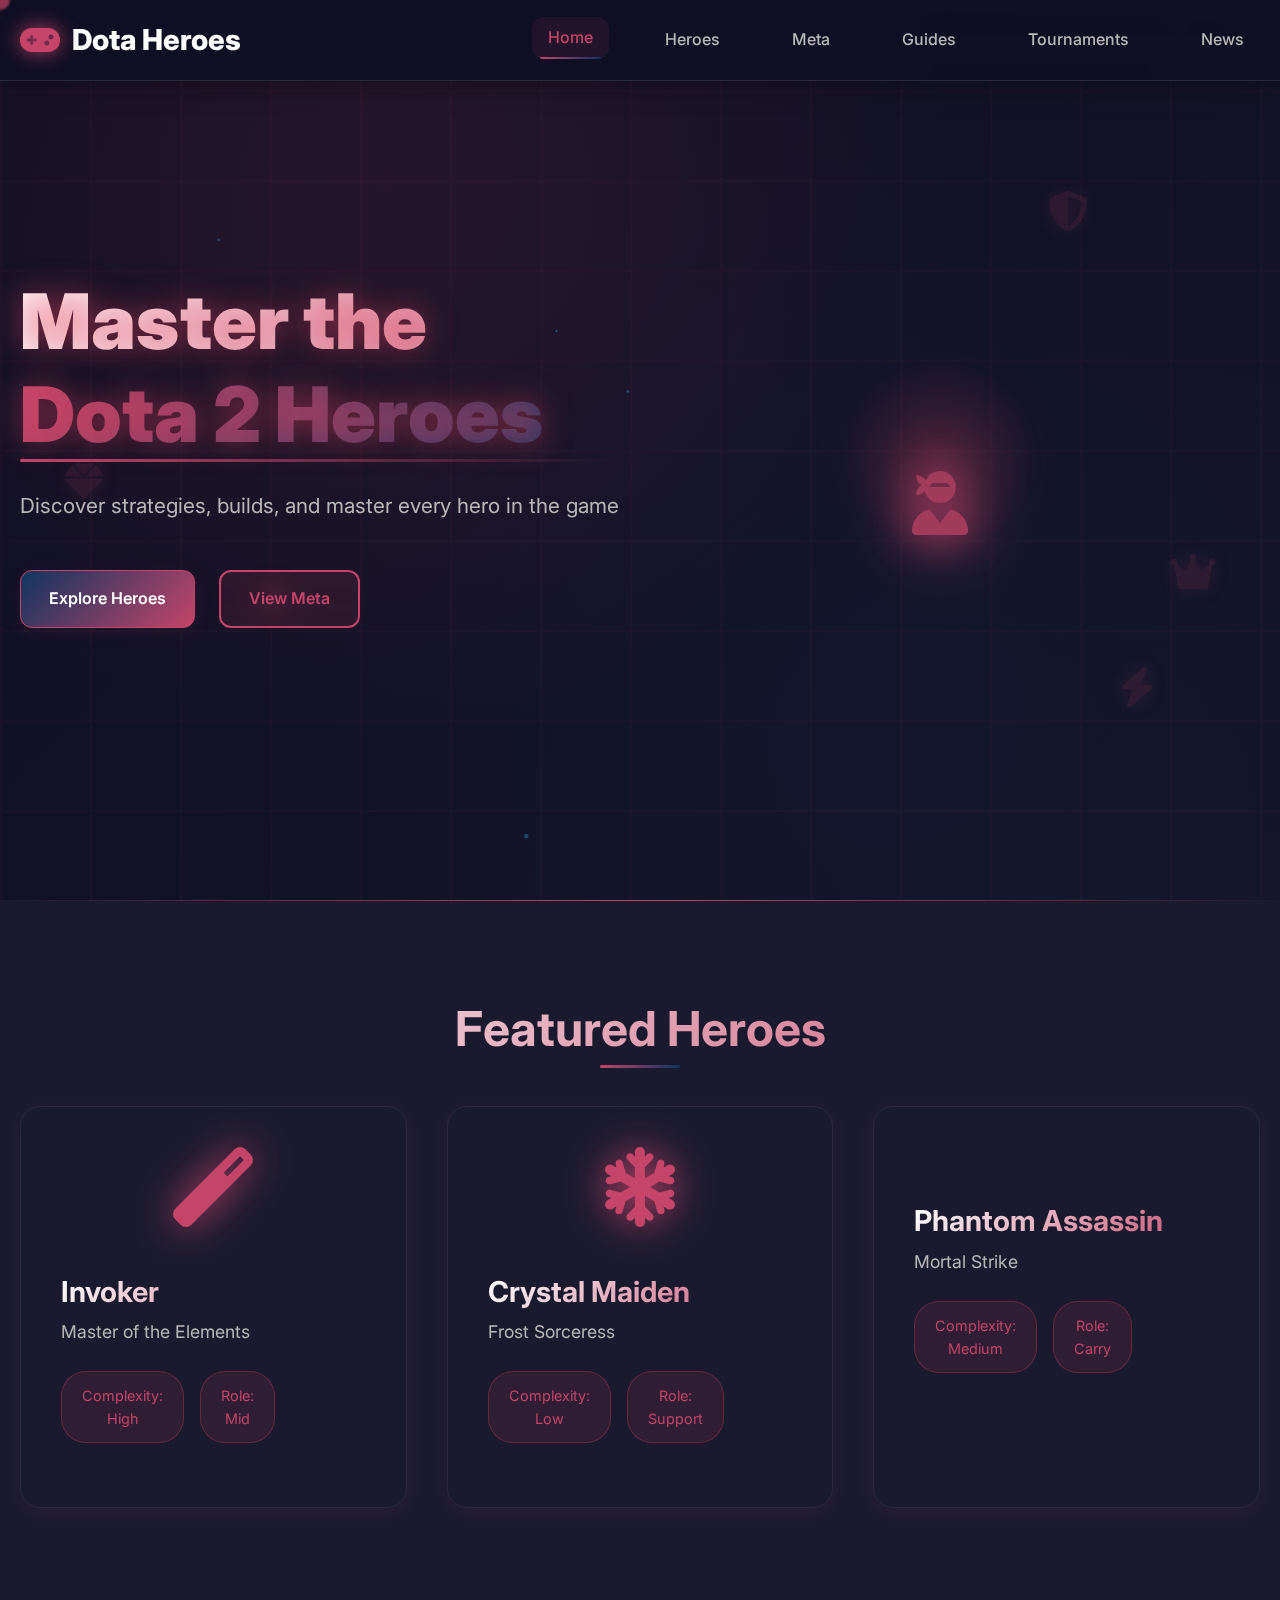
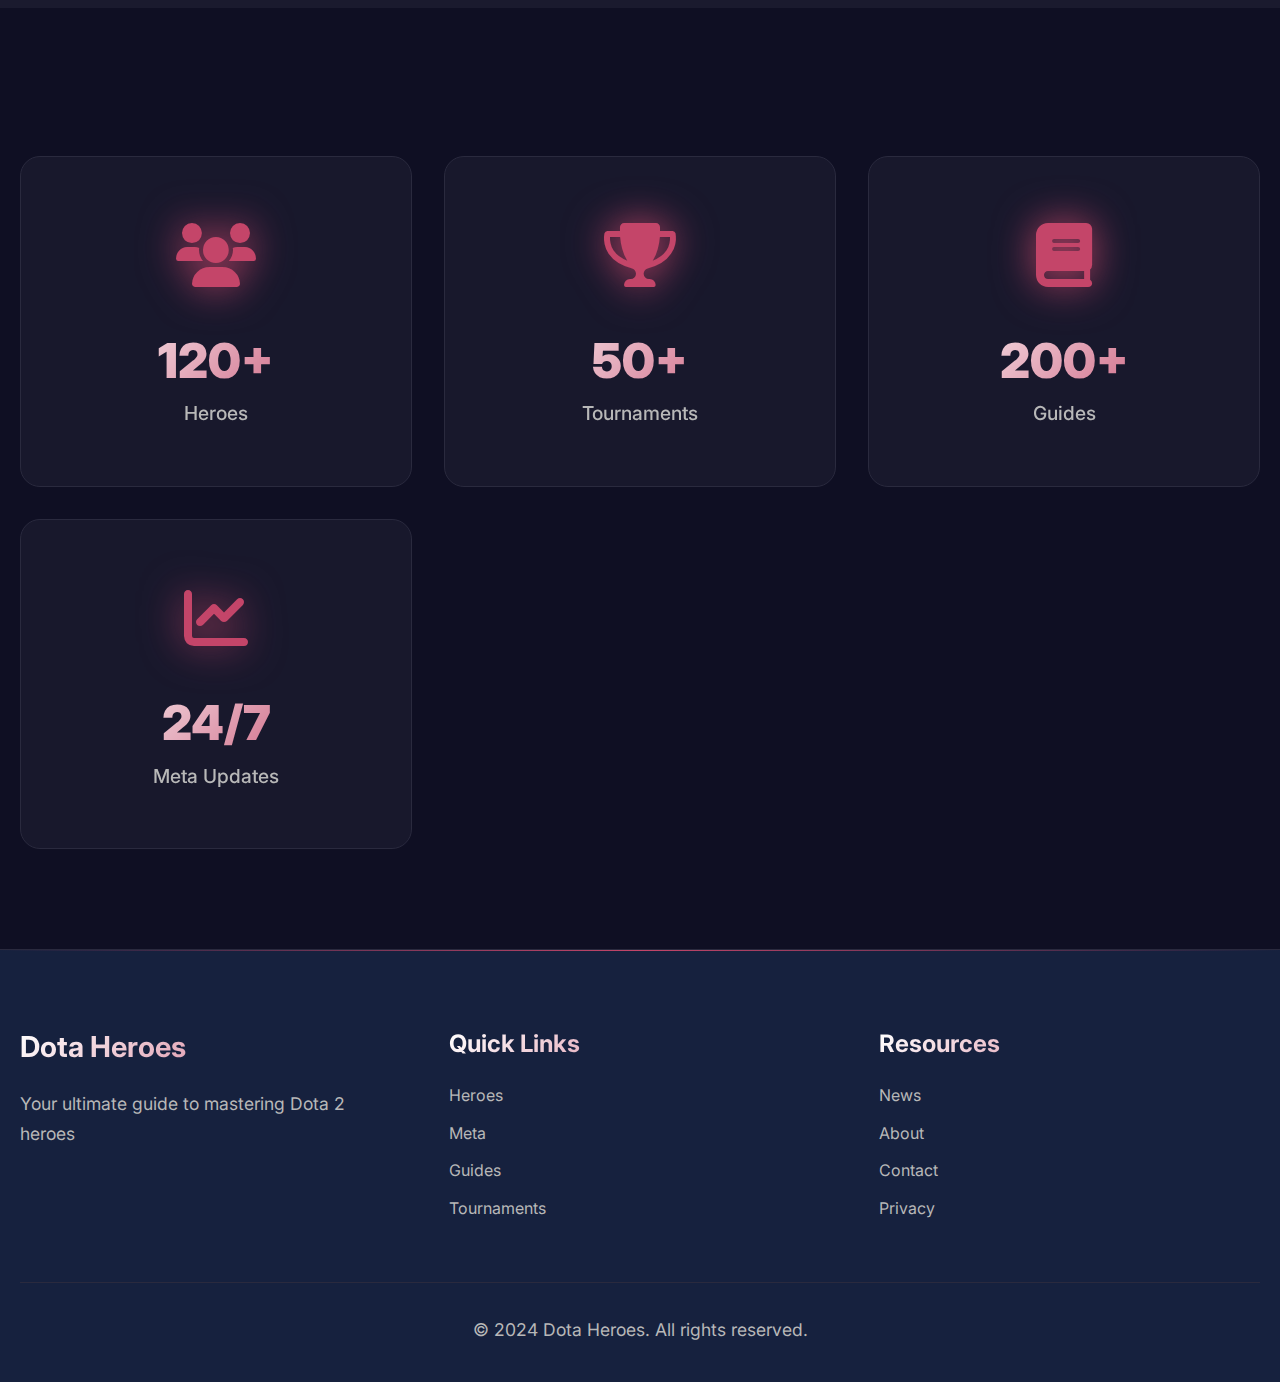
<file: index.html>
<!DOCTYPE html>
<html lang="en">
<head>
    <meta charset="UTF-8">
    <meta name="viewport" content="width=device-width, initial-scale=1.0">
    <title>Dota 2 Heroes - Home</title>
    <link rel="stylesheet" href="styles/main.css">
    <link rel="stylesheet" href="styles/animations.css">
    <link href="https://fonts.googleapis.com/css2?family=Inter:wght@300;400;500;600;700&display=swap" rel="stylesheet">
    <link rel="stylesheet" href="https://cdnjs.cloudflare.com/ajax/libs/font-awesome/6.0.0/css/all.min.css">
</head>
<body>
    <!-- Floating Background Icons -->
    <div class="floating-icons">
        <div class="floating-icon" data-speed="2"><i class="fas fa-sword"></i></div>
        <div class="floating-icon" data-speed="1.5"><i class="fas fa-shield"></i></div>
        <div class="floating-icon" data-speed="3"><i class="fas fa-fire"></i></div>
        <div class="floating-icon" data-speed="2.5"><i class="fas fa-bolt"></i></div>
        <div class="floating-icon" data-speed="1.8"><i class="fas fa-gem"></i></div>
        <div class="floating-icon" data-speed="2.2"><i class="fas fa-crown"></i></div>
    </div>

    <!-- Navigation -->
    <nav class="navbar">
        <div class="nav-container">
            <div class="nav-logo">
                <i class="fas fa-gamepad"></i>
                <span>Dota Heroes</span>
            </div>
            <ul class="nav-menu">
                <li><a href="index.html" class="active">Home</a></li>
                <li><a href="heroes.html">Heroes</a></li>
                <li><a href="meta.html">Meta</a></li>
                <li><a href="guides.html">Guides</a></li>
                <li><a href="tournaments.html">Tournaments</a></li>
                <li><a href="news.html">News</a></li>
            </ul>
            <div class="nav-toggle">
                <span></span>
                <span></span>
                <span></span>
            </div>
        </div>
    </nav>

    <!-- Hero Section -->
    <section class="hero">
        <div class="hero-content">
            <h1 class="hero-title">
                <span class="title-line">Master the</span>
                <span class="title-line highlight">Dota 2 Heroes</span>
            </h1>
            <p class="hero-subtitle">Discover strategies, builds, and master every hero in the game</p>
            <div class="hero-buttons">
                <a href="heroes.html" class="btn btn-primary">Explore Heroes</a>
                <a href="meta.html" class="btn btn-secondary">View Meta</a>
            </div>
        </div>
        <div class="hero-visual">
            <div class="hero-image">
                <div class="floating-hero">
                    <i class="fas fa-user-ninja"></i>
                </div>
            </div>
        </div>
    </section>

    <!-- Featured Heroes -->
    <section class="featured-heroes">
        <div class="container">
            <h2 class="section-title">Featured Heroes</h2>
            <div class="heroes-grid">
                <div class="hero-card" data-hero="invoker">
                    <div class="hero-card-image">
                        <i class="fas fa-magic"></i>
                    </div>
                    <div class="hero-card-content">
                        <h3>Invoker</h3>
                        <p>Master of the Elements</p>
                        <div class="hero-stats">
                            <span class="stat">Complexity: High</span>
                            <span class="stat">Role: Mid</span>
                        </div>
                    </div>
                </div>
                <div class="hero-card" data-hero="crystal-maiden">
                    <div class="hero-card-image">
                        <i class="fas fa-snowflake"></i>
                    </div>
                    <div class="hero-card-content">
                        <h3>Crystal Maiden</h3>
                        <p>Frost Sorceress</p>
                        <div class="hero-stats">
                            <span class="stat">Complexity: Low</span>
                            <span class="stat">Role: Support</span>
                        </div>
                    </div>
                </div>
                <div class="hero-card" data-hero="phantom-assassin">
                    <div class="hero-card-image">
                        <i class="fas fa-dagger"></i>
                    </div>
                    <div class="hero-card-content">
                        <h3>Phantom Assassin</h3>
                        <p>Mortal Strike</p>
                        <div class="hero-stats">
                            <span class="stat">Complexity: Medium</span>
                            <span class="stat">Role: Carry</span>
                        </div>
                    </div>
                </div>
            </div>
        </div>
    </section>

    <!-- Quick Stats -->
    <section class="quick-stats">
        <div class="container">
            <div class="stats-grid">
                <div class="stat-item">
                    <div class="stat-icon">
                        <i class="fas fa-users"></i>
                    </div>
                    <div class="stat-content">
                        <h3>120+</h3>
                        <p>Heroes</p>
                    </div>
                </div>
                <div class="stat-item">
                    <div class="stat-icon">
                        <i class="fas fa-trophy"></i>
                    </div>
                    <div class="stat-content">
                        <h3>50+</h3>
                        <p>Tournaments</p>
                    </div>
                </div>
                <div class="stat-item">
                    <div class="stat-icon">
                        <i class="fas fa-book"></i>
                    </div>
                    <div class="stat-content">
                        <h3>200+</h3>
                        <p>Guides</p>
                    </div>
                </div>
                <div class="stat-item">
                    <div class="stat-icon">
                        <i class="fas fa-chart-line"></i>
                    </div>
                    <div class="stat-content">
                        <h3>24/7</h3>
                        <p>Meta Updates</p>
                    </div>
                </div>
            </div>
        </div>
    </section>

    <!-- Footer -->
    <footer class="footer">
        <div class="container">
            <div class="footer-content">
                <div class="footer-section">
                    <h3>Dota Heroes</h3>
                    <p>Your ultimate guide to mastering Dota 2 heroes</p>
                </div>
                <div class="footer-section">
                    <h4>Quick Links</h4>
                    <ul>
                        <li><a href="heroes.html">Heroes</a></li>
                        <li><a href="meta.html">Meta</a></li>
                        <li><a href="guides.html">Guides</a></li>
                        <li><a href="tournaments.html">Tournaments</a></li>
                    </ul>
                </div>
                <div class="footer-section">
                    <h4>Resources</h4>
                    <ul>
                        <li><a href="news.html">News</a></li>
                        <li><a href="about.html">About</a></li>
                        <li><a href="contact.html">Contact</a></li>
                        <li><a href="privacy.html">Privacy</a></li>
                    </ul>
                </div>
            </div>
            <div class="footer-bottom">
                <p>&copy; 2024 Dota Heroes. All rights reserved.</p>
            </div>
        </div>
    </footer>

    <script src="js/main.js"></script>
    <script src="js/animations.js"></script>
</body>
</html>
</file>
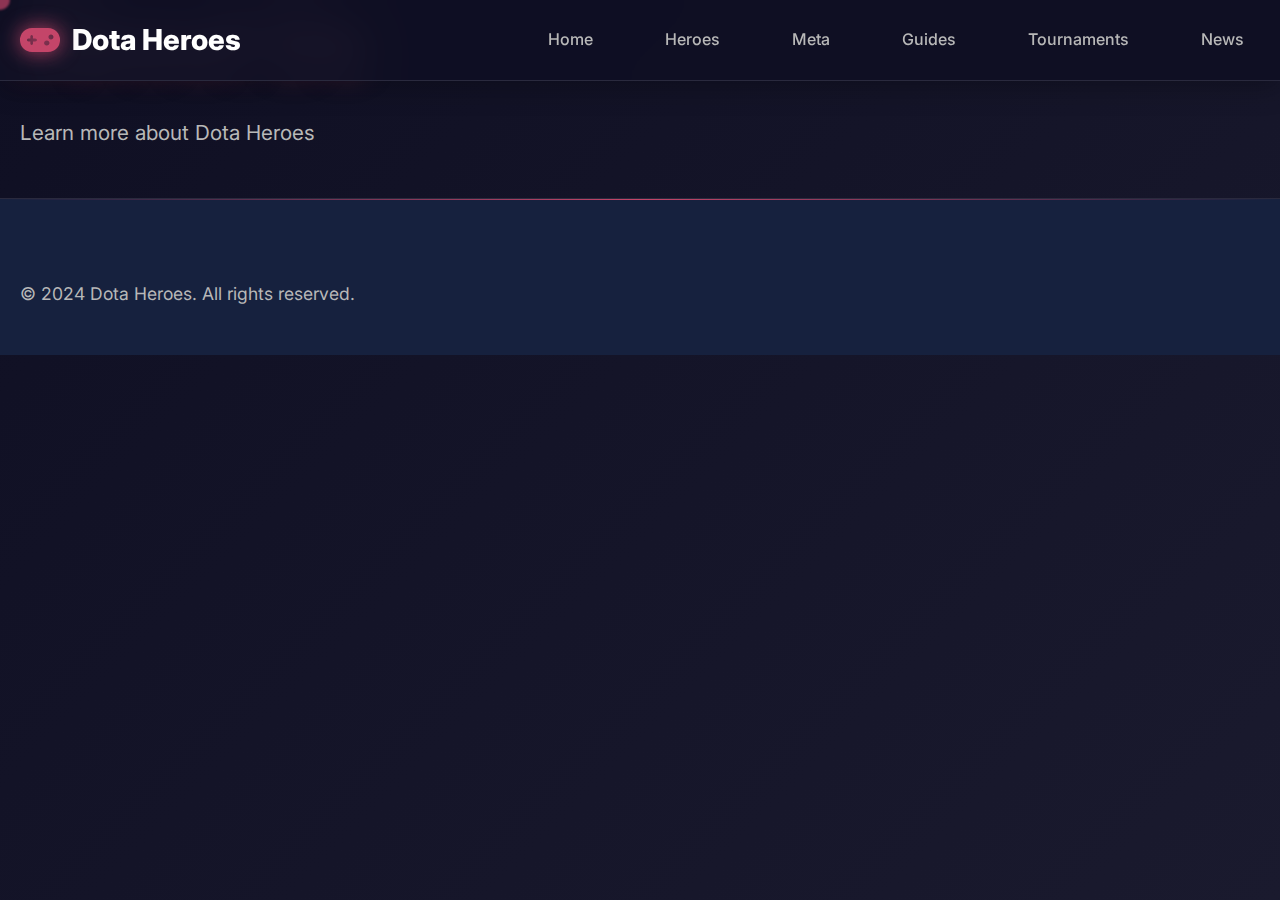
<file: about.html>
<!DOCTYPE html>
<html lang="en">
<head>
    <meta charset="UTF-8">
    <meta name="viewport" content="width=device-width, initial-scale=1.0">
    <title>About - Dota 2 Heroes</title>
    <link rel="stylesheet" href="styles/main.css">
    <link rel="stylesheet" href="styles/animations.css">
    <link href="https://fonts.googleapis.com/css2?family=Inter:wght@300;400;500;600;700&display=swap" rel="stylesheet">
    <link rel="stylesheet" href="https://cdnjs.cloudflare.com/ajax/libs/font-awesome/6.0.0/css/all.min.css">
</head>
<body>
    <nav class="navbar">
        <div class="nav-container">
            <div class="nav-logo">
                <i class="fas fa-gamepad"></i>
                <span>Dota Heroes</span>
            </div>
            <ul class="nav-menu">
                <li><a href="index.html">Home</a></li>
                <li><a href="heroes.html">Heroes</a></li>
                <li><a href="meta.html">Meta</a></li>
                <li><a href="guides.html">Guides</a></li>
                <li><a href="tournaments.html">Tournaments</a></li>
                <li><a href="news.html">News</a></li>
            </ul>
            <div class="nav-toggle">
                <span></span>
                <span></span>
                <span></span>
            </div>
        </div>
    </nav>

    <section class="hero-section">
        <div class="container">
            <h1 class="hero-title">About Us</h1>
            <p class="hero-subtitle">Learn more about Dota Heroes</p>
        </div>
    </section>

    <footer class="footer">
        <div class="container">
            <p>&copy; 2024 Dota Heroes. All rights reserved.</p>
        </div>
    </footer>

    <script src="js/main.js"></script>
</body>
</html>
</file>
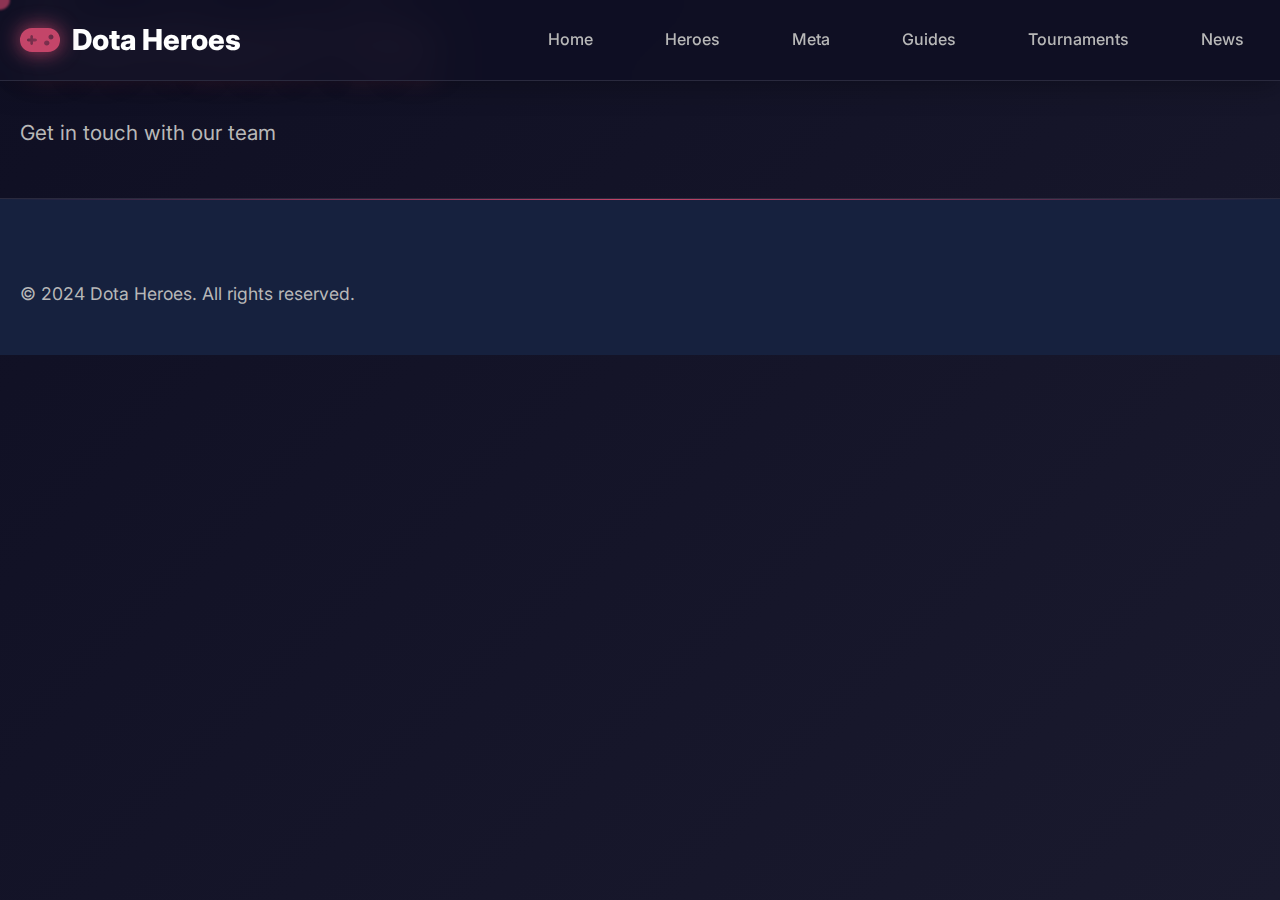
<file: contact.html>
<!DOCTYPE html>
<html lang="en">
<head>
    <meta charset="UTF-8">
    <meta name="viewport" content="width=device-width, initial-scale=1.0">
    <title>Contact - Dota 2 Heroes</title>
    <link rel="stylesheet" href="styles/main.css">
    <link rel="stylesheet" href="styles/animations.css">
    <link href="https://fonts.googleapis.com/css2?family=Inter:wght@300;400;500;600;700&display=swap" rel="stylesheet">
    <link rel="stylesheet" href="https://cdnjs.cloudflare.com/ajax/libs/font-awesome/6.0.0/css/all.min.css">
</head>
<body>
    <nav class="navbar">
        <div class="nav-container">
            <div class="nav-logo">
                <i class="fas fa-gamepad"></i>
                <span>Dota Heroes</span>
            </div>
            <ul class="nav-menu">
                <li><a href="index.html">Home</a></li>
                <li><a href="heroes.html">Heroes</a></li>
                <li><a href="meta.html">Meta</a></li>
                <li><a href="guides.html">Guides</a></li>
                <li><a href="tournaments.html">Tournaments</a></li>
                <li><a href="news.html">News</a></li>
            </ul>
            <div class="nav-toggle">
                <span></span>
                <span></span>
                <span></span>
            </div>
        </div>
    </nav>

    <section class="hero-section">
        <div class="container">
            <h1 class="hero-title">Contact Us</h1>
            <p class="hero-subtitle">Get in touch with our team</p>
        </div>
    </section>

    <footer class="footer">
        <div class="container">
            <p>&copy; 2024 Dota Heroes. All rights reserved.</p>
        </div>
    </footer>

    <script src="js/main.js"></script>
</body>
</html>
</file>
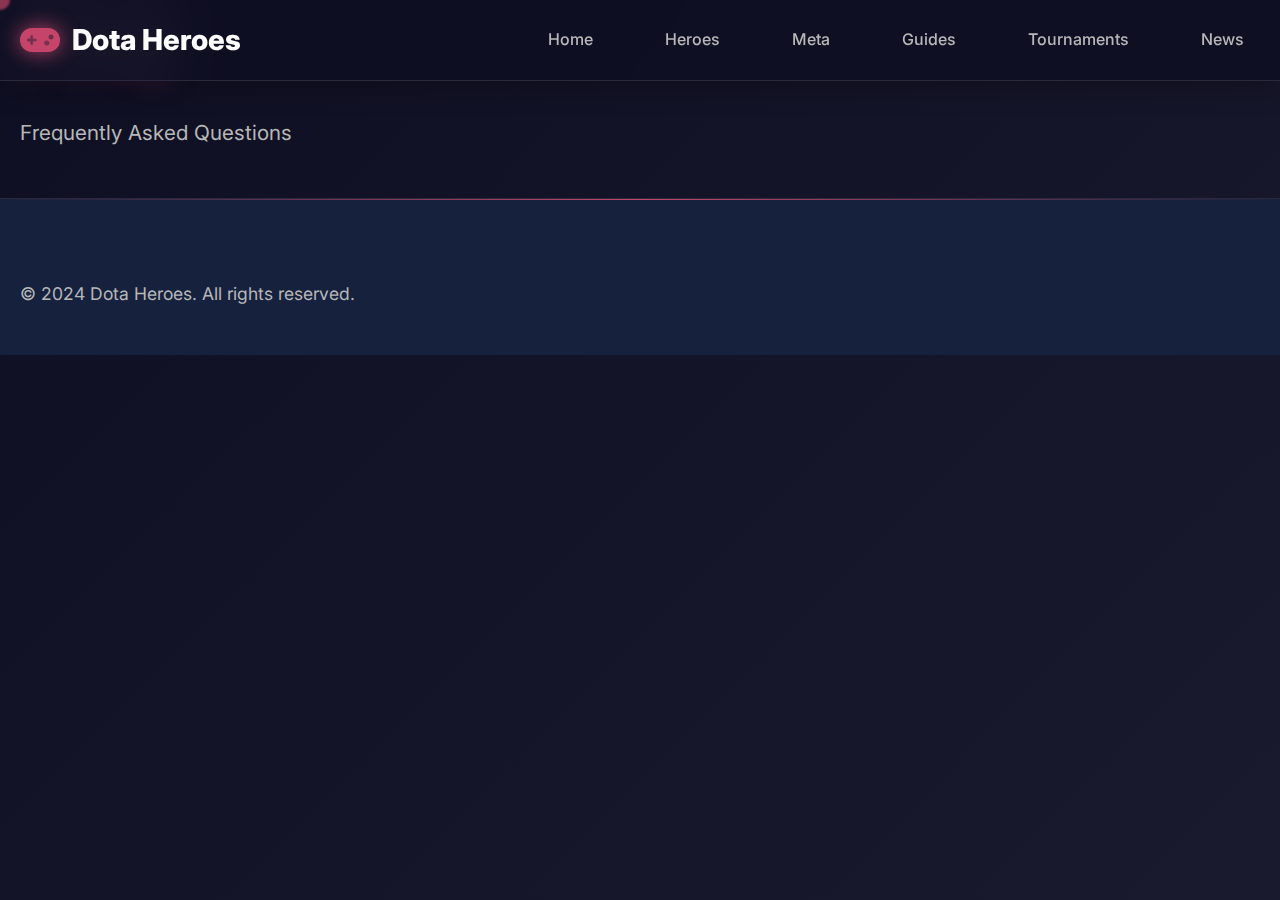
<file: faq.html>
<!DOCTYPE html>
<html lang="en">
<head>
    <meta charset="UTF-8">
    <meta name="viewport" content="width=device-width, initial-scale=1.0">
    <title>FAQ - Dota 2 Heroes</title>
    <link rel="stylesheet" href="styles/main.css">
    <link rel="stylesheet" href="styles/animations.css">
    <link href="https://fonts.googleapis.com/css2?family=Inter:wght@300;400;500;600;700&display=swap" rel="stylesheet">
    <link rel="stylesheet" href="https://cdnjs.cloudflare.com/ajax/libs/font-awesome/6.0.0/css/all.min.css">
</head>
<body>
    <nav class="navbar">
        <div class="nav-container">
            <div class="nav-logo">
                <i class="fas fa-gamepad"></i>
                <span>Dota Heroes</span>
            </div>
            <ul class="nav-menu">
                <li><a href="index.html">Home</a></li>
                <li><a href="heroes.html">Heroes</a></li>
                <li><a href="meta.html">Meta</a></li>
                <li><a href="guides.html">Guides</a></li>
                <li><a href="tournaments.html">Tournaments</a></li>
                <li><a href="news.html">News</a></li>
            </ul>
            <div class="nav-toggle">
                <span></span>
                <span></span>
                <span></span>
            </div>
        </div>
    </nav>

    <section class="hero-section">
        <div class="container">
            <h1 class="hero-title">FAQ</h1>
            <p class="hero-subtitle">Frequently Asked Questions</p>
        </div>
    </section>

    <footer class="footer">
        <div class="container">
            <p>&copy; 2024 Dota Heroes. All rights reserved.</p>
        </div>
    </footer>

    <script src="js/main.js"></script>
</body>
</html>
</file>
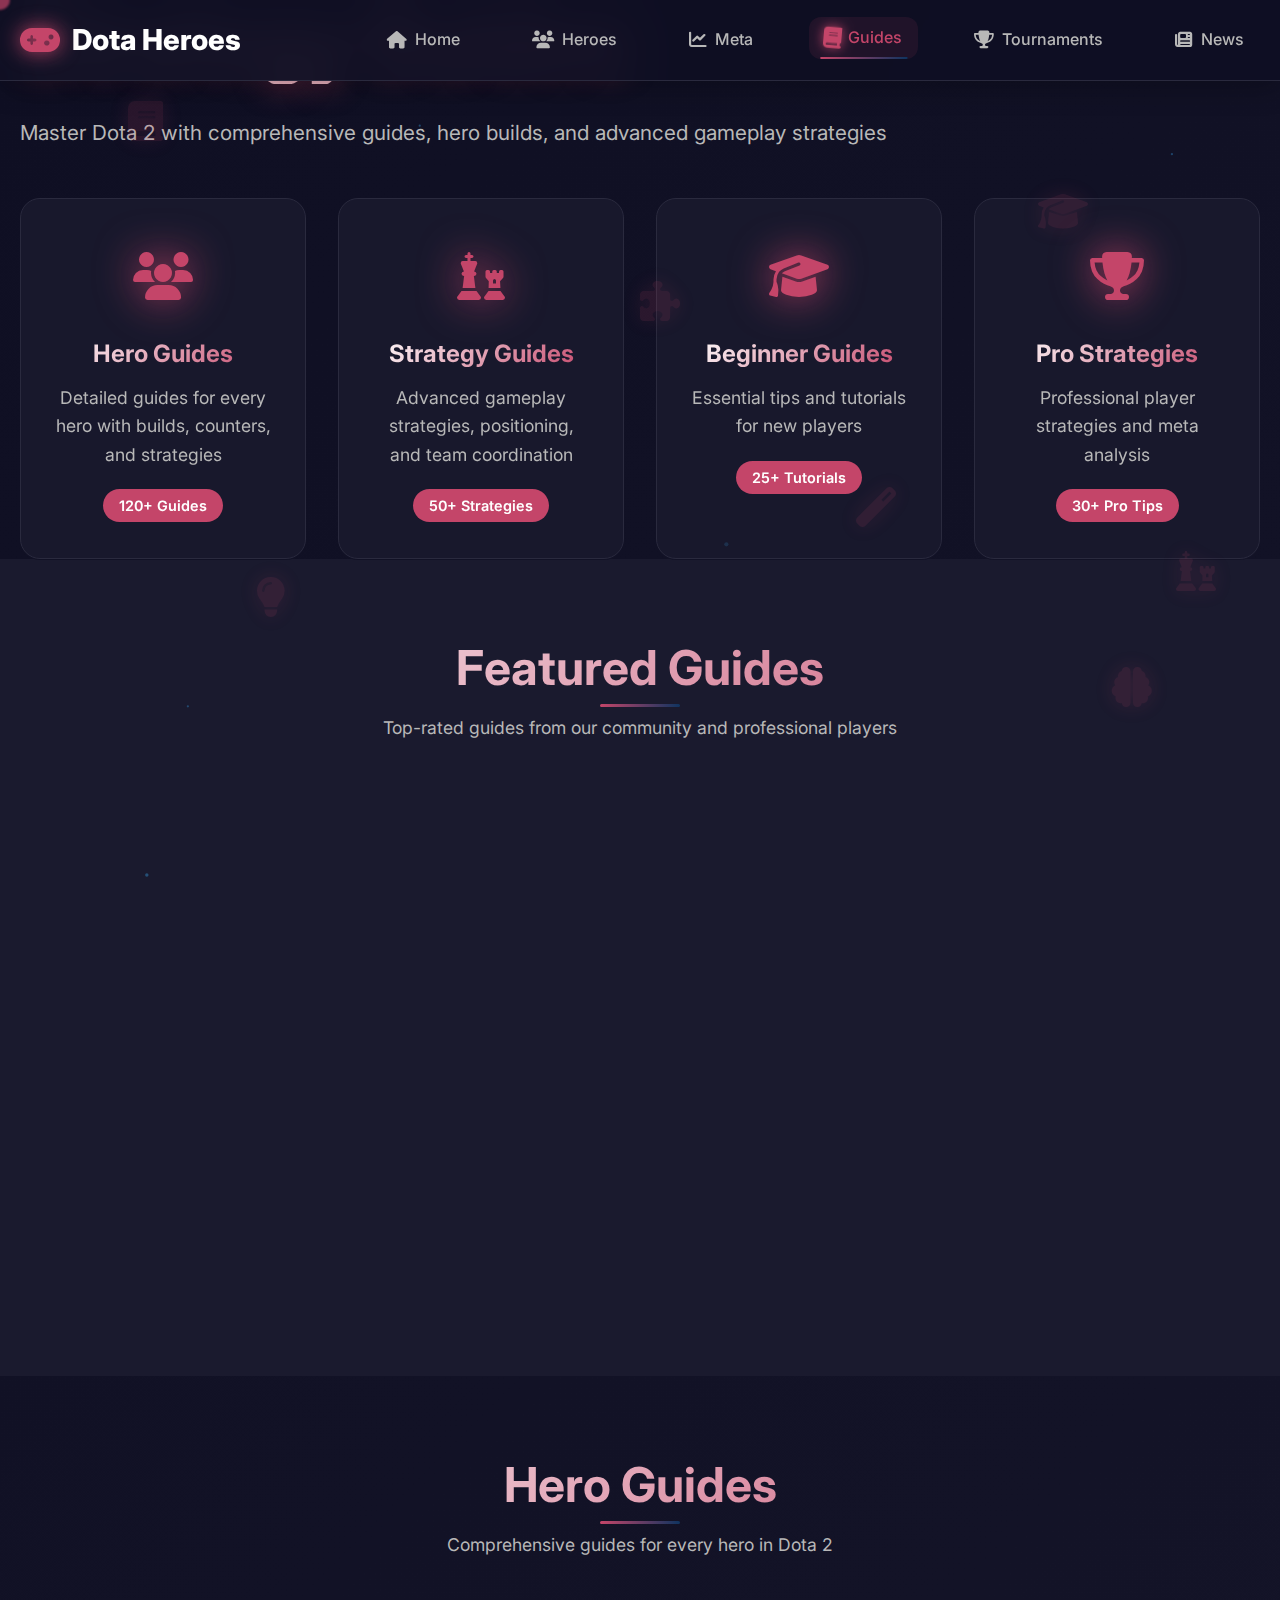
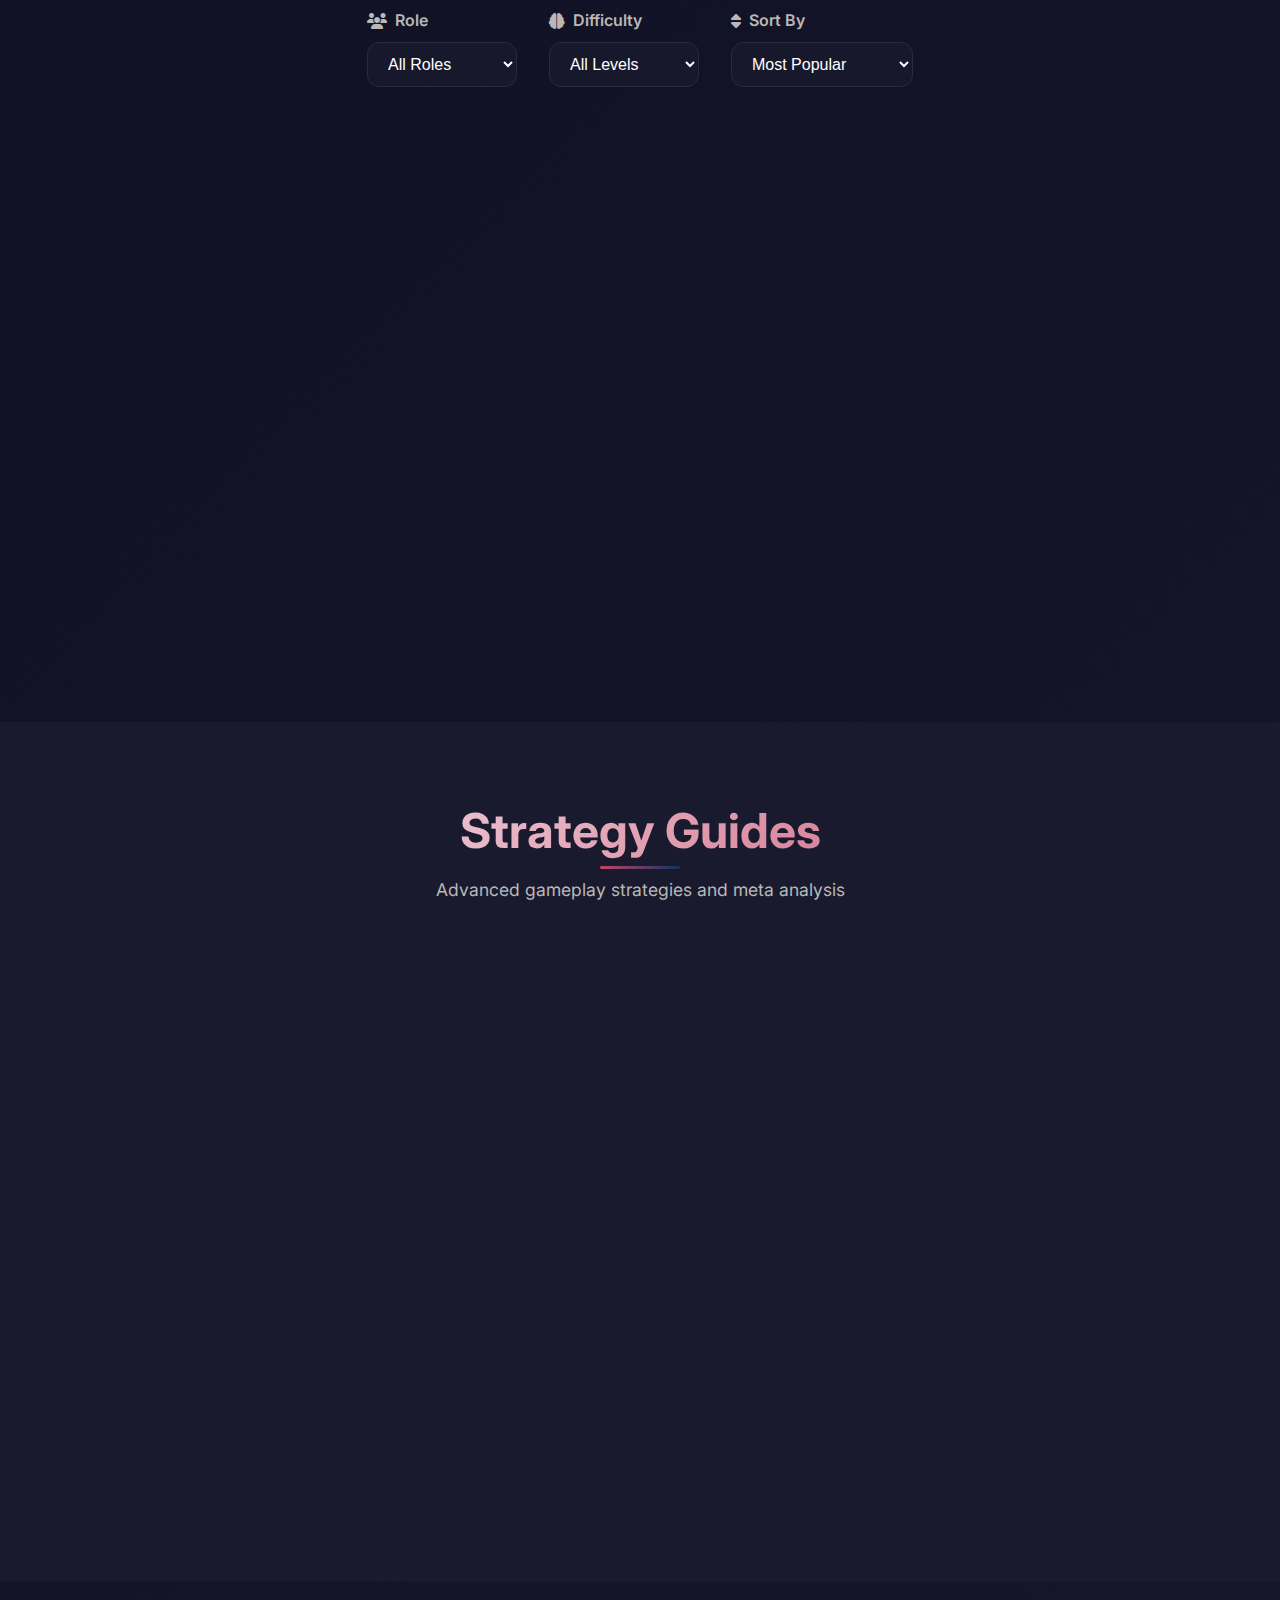
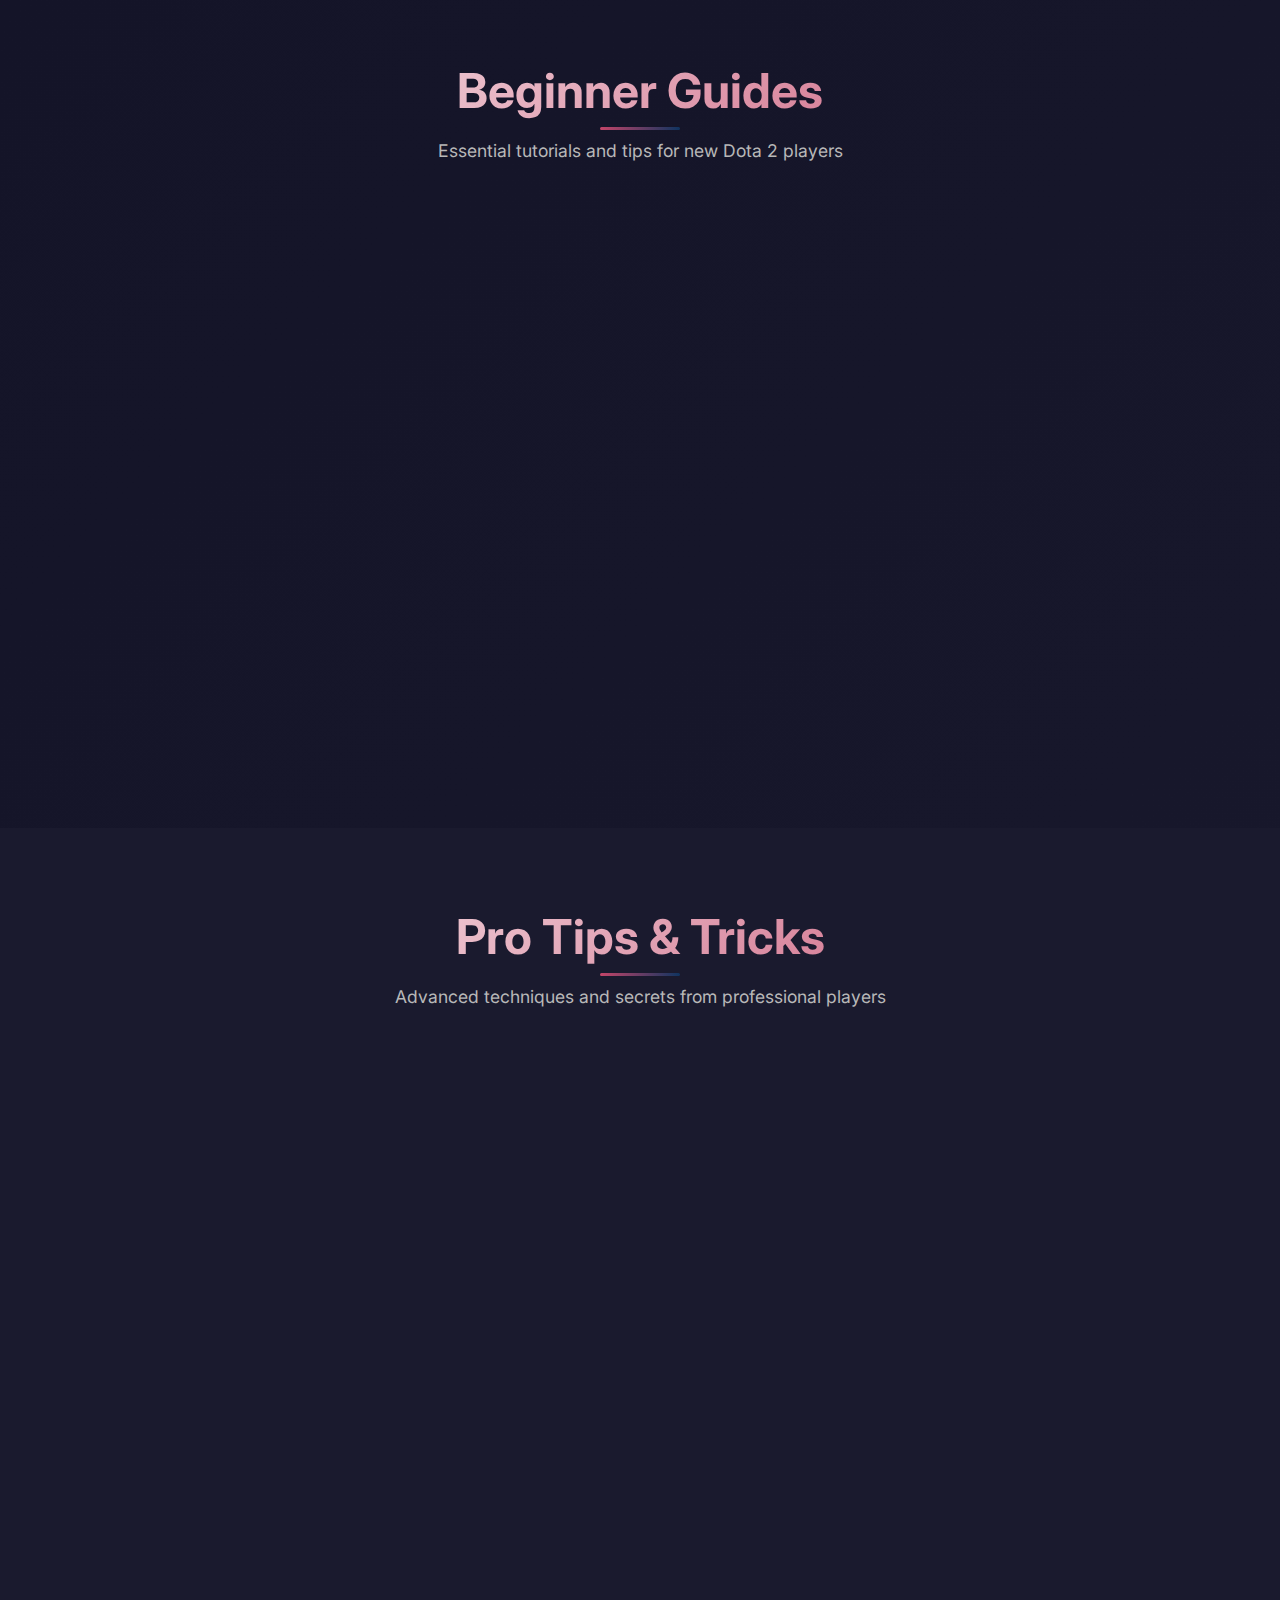
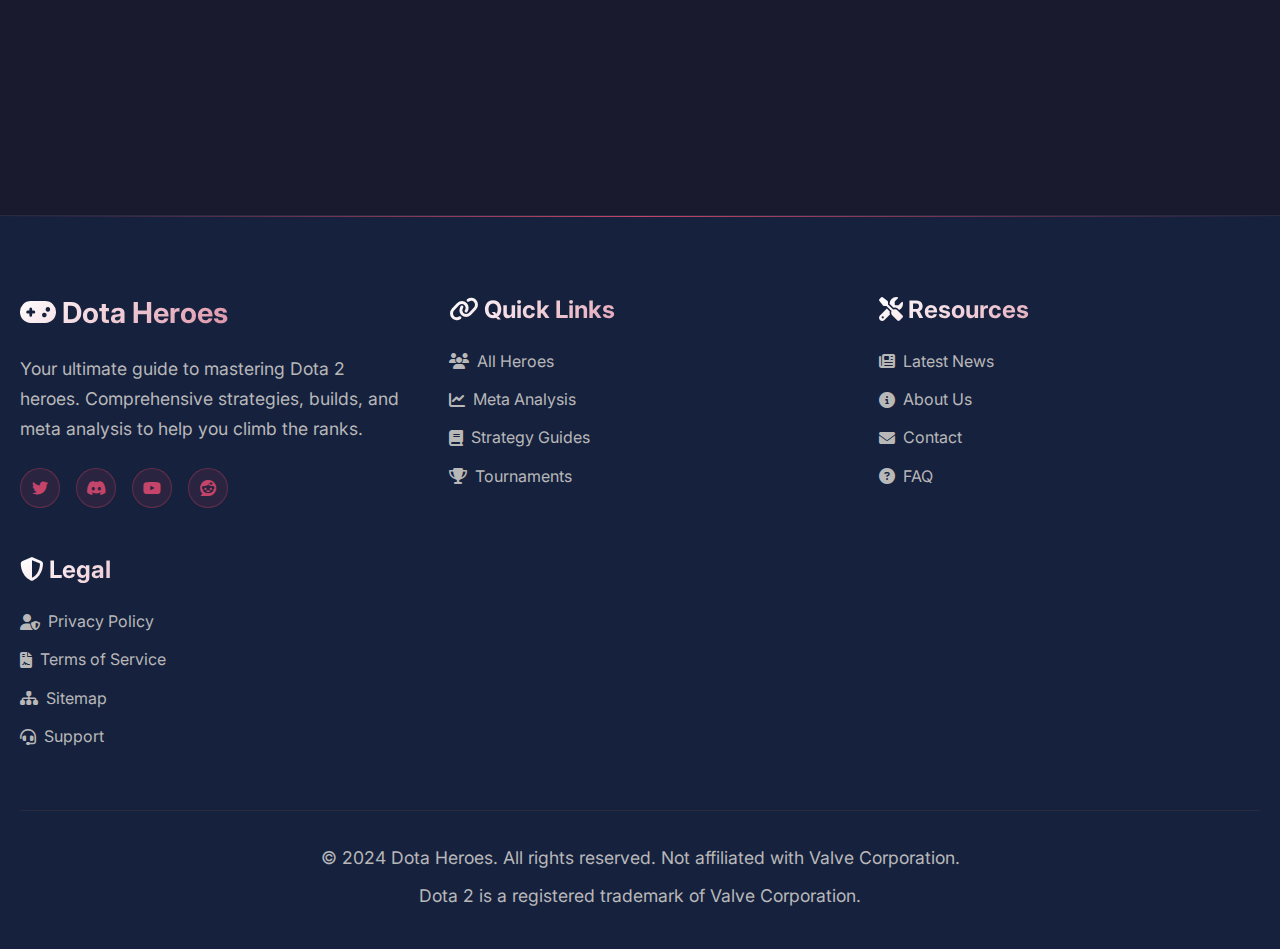
<file: guides.html>
<!DOCTYPE html>
<html lang="en">
<head>
    <meta charset="UTF-8">
    <meta name="viewport" content="width=device-width, initial-scale=1.0">
    <title>Strategy Guides - Dota 2 Hero Guides & Gameplay Tips</title>
    <meta name="description" content="Comprehensive Dota 2 strategy guides, hero builds, gameplay tips, and advanced techniques. Master the game with expert strategies and detailed walkthroughs.">
    <link rel="stylesheet" href="styles/main.css">
    <link rel="stylesheet" href="styles/animations.css">
    <link href="https://fonts.googleapis.com/css2?family=Inter:wght@300;400;500;600;700;800;900&display=swap" rel="stylesheet">
    <link rel="stylesheet" href="https://cdnjs.cloudflare.com/ajax/libs/font-awesome/6.4.0/css/all.min.css">
</head>
<body>
    <!-- Floating Background Icons -->
    <div class="floating-icons">
        <div class="floating-icon" data-speed="2"><i class="fas fa-book"></i></div>
        <div class="floating-icon" data-speed="1.5"><i class="fas fa-graduation-cap"></i></div>
        <div class="floating-icon" data-speed="3"><i class="fas fa-lightbulb"></i></div>
        <div class="floating-icon" data-speed="2.5"><i class="fas fa-brain"></i></div>
        <div class="floating-icon" data-speed="1.8"><i class="fas fa-target"></i></div>
        <div class="floating-icon" data-speed="2.2"><i class="fas fa-chess"></i></div>
        <div class="floating-icon" data-speed="1.2"><i class="fas fa-puzzle-piece"></i></div>
        <div class="floating-icon" data-speed="2.8"><i class="fas fa-magic"></i></div>
    </div>

    <!-- Enhanced Navigation -->
    <nav class="navbar">
        <div class="nav-container">
            <div class="nav-logo">
                <i class="fas fa-gamepad"></i>
                <span>Dota Heroes</span>
            </div>
            <ul class="nav-menu">
                <li><a href="index.html"><i class="fas fa-home"></i> Home</a></li>
                <li><a href="heroes.html"><i class="fas fa-users"></i> Heroes</a></li>
                <li><a href="meta.html"><i class="fas fa-chart-line"></i> Meta</a></li>
                <li><a href="guides.html" class="active"><i class="fas fa-book"></i> Guides</a></li>
                <li><a href="tournaments.html"><i class="fas fa-trophy"></i> Tournaments</a></li>
                <li><a href="news.html"><i class="fas fa-newspaper"></i> News</a></li>
            </ul>
            <div class="nav-toggle">
                <span></span>
                <span></span>
                <span></span>
            </div>
        </div>
    </nav>

    <!-- Hero Section -->
    <section class="hero-section">
        <div class="container">
            <h1 class="hero-title">Strategy Guides</h1>
            <p class="hero-subtitle">Master Dota 2 with comprehensive guides, hero builds, and advanced gameplay strategies</p>
            
            <!-- Guide Categories -->
            <div class="guide-categories">
                <div class="category-card scroll-animate">
                    <div class="category-icon">
                        <i class="fas fa-users icon-float"></i>
                    </div>
                    <h3>Hero Guides</h3>
                    <p>Detailed guides for every hero with builds, counters, and strategies</p>
                    <span class="guide-count">120+ Guides</span>
                </div>
                
                <div class="category-card scroll-animate">
                    <div class="category-icon">
                        <i class="fas fa-chess icon-pulse"></i>
                    </div>
                    <h3>Strategy Guides</h3>
                    <p>Advanced gameplay strategies, positioning, and team coordination</p>
                    <span class="guide-count">50+ Strategies</span>
                </div>
                
                <div class="category-card scroll-animate">
                    <div class="category-icon">
                        <i class="fas fa-graduation-cap icon-glow"></i>
                    </div>
                    <h3>Beginner Guides</h3>
                    <p>Essential tips and tutorials for new players</p>
                    <span class="guide-count">25+ Tutorials</span>
                </div>
                
                <div class="category-card scroll-animate">
                    <div class="category-icon">
                        <i class="fas fa-trophy icon-spin"></i>
                    </div>
                    <h3>Pro Strategies</h3>
                    <p>Professional player strategies and meta analysis</p>
                    <span class="guide-count">30+ Pro Tips</span>
                </div>
            </div>
        </div>
    </section>

    <!-- Featured Guides Section -->
    <section class="featured-guides-section">
        <div class="container">
            <h2 class="section-title">Featured Guides</h2>
            <p class="section-subtitle">Top-rated guides from our community and professional players</p>
            
            <div class="featured-guides-grid">
                <div class="guide-card featured scroll-animate">
                    <div class="guide-badge">Featured</div>
                    <div class="guide-image">
                        <i class="fas fa-user-ninja"></i>
                    </div>
                    <div class="guide-content">
                        <h3>Phantom Assassin Complete Guide</h3>
                        <p>Master the art of assassination with this comprehensive PA guide covering builds, farming patterns, and teamfight positioning.</p>
                        <div class="guide-meta">
                            <span><i class="fas fa-user"></i> By ProPlayer123</span>
                            <span><i class="fas fa-eye"></i> 15.2K views</span>
                            <span><i class="fas fa-star"></i> 4.8/5</span>
                        </div>
                        <div class="guide-tags">
                            <span class="tag carry">Carry</span>
                            <span class="tag advanced">Advanced</span>
                            <span class="tag popular">Popular</span>
                        </div>
                        <a href="#" class="btn btn-primary">Read Guide</a>
                    </div>
                </div>
                
                <div class="guide-card scroll-animate">
                    <div class="guide-image">
                        <i class="fas fa-magic"></i>
                    </div>
                    <div class="guide-content">
                        <h3>Invoker Spell Combinations</h3>
                        <p>Learn the most effective spell combinations and when to use them in different situations.</p>
                        <div class="guide-meta">
                            <span><i class="fas fa-user"></i> By InvokerMaster</span>
                            <span><i class="fas fa-eye"></i> 12.8K views</span>
                            <span><i class="fas fa-star"></i> 4.7/5</span>
                        </div>
                        <div class="guide-tags">
                            <span class="tag mid">Mid</span>
                            <span class="tag complex">Complex</span>
                        </div>
                        <a href="#" class="btn btn-outline">Read Guide</a>
                    </div>
                </div>
                
                <div class="guide-card scroll-animate">
                    <div class="guide-image">
                        <i class="fas fa-snowflake"></i>
                    </div>
                    <div class="guide-content">
                        <h3>Support Positioning Guide</h3>
                        <p>Essential positioning tips for support players to maximize impact while staying safe.</p>
                        <div class="guide-meta">
                            <span><i class="fas fa-user"></i> By SupportPro</span>
                            <span><i class="fas fa-eye"></i> 9.5K views</span>
                            <span><i class="fas fa-star"></i> 4.6/5</span>
                        </div>
                        <div class="guide-tags">
                            <span class="tag support">Support</span>
                            <span class="tag beginner">Beginner</span>
                        </div>
                        <a href="#" class="btn btn-outline">Read Guide</a>
                    </div>
                </div>
            </div>
        </div>
    </section>

    <!-- Hero Guides Section -->
    <section class="hero-guides-section">
        <div class="container">
            <h2 class="section-title">Hero Guides</h2>
            <p class="section-subtitle">Comprehensive guides for every hero in Dota 2</p>
            
            <!-- Guide Filters -->
            <div class="guide-filters">
                <div class="filter-group">
                    <label for="role-filter"><i class="fas fa-users"></i> Role</label>
                    <select class="filter-select" id="role-filter">
                        <option value="">All Roles</option>
                        <option value="carry">Carry</option>
                        <option value="support">Support</option>
                        <option value="mid">Mid</option>
                        <option value="offlane">Offlane</option>
                    </select>
                </div>
                
                <div class="filter-group">
                    <label for="difficulty-filter"><i class="fas fa-brain"></i> Difficulty</label>
                    <select class="filter-select" id="difficulty-filter">
                        <option value="">All Levels</option>
                        <option value="beginner">Beginner</option>
                        <option value="intermediate">Intermediate</option>
                        <option value="advanced">Advanced</option>
                    </select>
                </div>
                
                <div class="filter-group">
                    <label for="sort-filter"><i class="fas fa-sort"></i> Sort By</label>
                    <select class="filter-select" id="sort-filter">
                        <option value="popular">Most Popular</option>
                        <option value="recent">Recently Updated</option>
                        <option value="rating">Highest Rated</option>
                    </select>
                </div>
            </div>
            
            <div class="hero-guides-grid">
                <div class="hero-guide-card scroll-animate">
                    <div class="hero-guide-header">
                        <div class="hero-icon">
                            <i class="fas fa-user-ninja"></i>
                        </div>
                        <div class="hero-info">
                            <h3>Phantom Assassin</h3>
                            <span class="hero-role">Carry</span>
                        </div>
                        <div class="guide-stats">
                            <span class="stat"><i class="fas fa-eye"></i> 15.2K</span>
                            <span class="stat"><i class="fas fa-star"></i> 4.8</span>
                        </div>
                    </div>
                    <div class="guide-preview">
                        <h4>Complete PA Guide</h4>
                        <p>Learn farming patterns, item builds, and teamfight positioning for maximum impact.</p>
                        <div class="guide-features">
                            <span><i class="fas fa-check"></i> Item Builds</span>
                            <span><i class="fas fa-check"></i> Farming Guide</span>
                            <span><i class="fas fa-check"></i> Counters</span>
                        </div>
                    </div>
                    <div class="guide-actions">
                        <a href="#" class="btn btn-primary">Read Guide</a>
                        <button class="btn btn-outline"><i class="fas fa-bookmark"></i></button>
                    </div>
                </div>
                
                <div class="hero-guide-card scroll-animate">
                    <div class="hero-guide-header">
                        <div class="hero-icon">
                            <i class="fas fa-magic"></i>
                        </div>
                        <div class="hero-info">
                            <h3>Invoker</h3>
                            <span class="hero-role">Mid</span>
                        </div>
                        <div class="guide-stats">
                            <span class="stat"><i class="fas fa-eye"></i> 12.8K</span>
                            <span class="stat"><i class="fas fa-star"></i> 4.7</span>
                        </div>
                    </div>
                    <div class="guide-preview">
                        <h4>Spell Combinations Mastery</h4>
                        <p>Master the complex spell system and learn optimal combinations for every situation.</p>
                        <div class="guide-features">
                            <span><i class="fas fa-check"></i> Spell Combos</span>
                            <span><i class="fas fa-check"></i> Build Orders</span>
                            <span><i class="fas fa-check"></i> Advanced Tips</span>
                        </div>
                    </div>
                    <div class="guide-actions">
                        <a href="#" class="btn btn-primary">Read Guide</a>
                        <button class="btn btn-outline"><i class="fas fa-bookmark"></i></button>
                    </div>
                </div>
                
                <div class="hero-guide-card scroll-animate">
                    <div class="hero-guide-header">
                        <div class="hero-icon">
                            <i class="fas fa-snowflake"></i>
                        </div>
                        <div class="hero-info">
                            <h3>Crystal Maiden</h3>
                            <span class="hero-role">Support</span>
                        </div>
                        <div class="guide-stats">
                            <span class="stat"><i class="fas fa-eye"></i> 9.5K</span>
                            <span class="stat"><i class="fas fa-star"></i> 4.6</span>
                        </div>
                    </div>
                    <div class="guide-preview">
                        <h4>Support Fundamentals</h4>
                        <p>Essential support mechanics, warding, and team coordination strategies.</p>
                        <div class="guide-features">
                            <span><i class="fas fa-check"></i> Warding Guide</span>
                            <span><i class="fas fa-check"></i> Positioning</span>
                            <span><i class="fas fa-check"></i> Team Play</span>
                        </div>
                    </div>
                    <div class="guide-actions">
                        <a href="#" class="btn btn-primary">Read Guide</a>
                        <button class="btn btn-outline"><i class="fas fa-bookmark"></i></button>
                    </div>
                </div>
            </div>
        </div>
    </section>

    <!-- Strategy Guides Section -->
    <section class="strategy-guides-section">
        <div class="container">
            <h2 class="section-title">Strategy Guides</h2>
            <p class="section-subtitle">Advanced gameplay strategies and meta analysis</p>
            
            <div class="strategy-grid">
                <div class="strategy-card scroll-animate-left">
                    <div class="strategy-icon">
                        <i class="fas fa-chess-board"></i>
                    </div>
                    <h3>Drafting Strategy</h3>
                    <p>Master the art of hero drafting and counter-picking to gain advantages before the game starts.</p>
                    <div class="strategy-topics">
                        <span class="topic">Hero Synergies</span>
                        <span class="topic">Counter Picks</span>
                        <span class="topic">Meta Analysis</span>
                    </div>
                    <div class="strategy-meta">
                        <span><i class="fas fa-clock"></i> 45 min read</span>
                        <span><i class="fas fa-user"></i> By DraftMaster</span>
                    </div>
                    <a href="#" class="btn btn-primary">Read Strategy</a>
                </div>
                
                <div class="strategy-card scroll-animate">
                    <div class="strategy-icon">
                        <i class="fas fa-map"></i>
                    </div>
                    <h3>Map Control</h3>
                    <p>Learn how to control the map, secure objectives, and create space for your team.</p>
                    <div class="strategy-topics">
                        <span class="topic">Warding</span>
                        <span class="topic">Objective Control</span>
                        <span class="topic">Space Creation</span>
                    </div>
                    <div class="strategy-meta">
                        <span><i class="fas fa-clock"></i> 32 min read</span>
                        <span><i class="fas fa-user"></i> By MapControl</span>
                    </div>
                    <a href="#" class="btn btn-primary">Read Strategy</a>
                </div>
                
                <div class="strategy-card scroll-animate-right">
                    <div class="strategy-icon">
                        <i class="fas fa-users"></i>
                    </div>
                    <h3>Team Coordination</h3>
                    <p>Improve team communication and coordination for better teamfight execution.</p>
                    <div class="strategy-topics">
                        <span class="topic">Communication</span>
                        <span class="topic">Teamfighting</span>
                        <span class="topic">Leadership</span>
                    </div>
                    <div class="strategy-meta">
                        <span><i class="fas fa-clock"></i> 28 min read</span>
                        <span><i class="fas fa-user"></i> By TeamCaptain</span>
                    </div>
                    <a href="#" class="btn btn-primary">Read Strategy</a>
                </div>
            </div>
        </div>
    </section>

    <!-- Beginner Guides Section -->
    <section class="beginner-guides-section">
        <div class="container">
            <h2 class="section-title">Beginner Guides</h2>
            <p class="section-subtitle">Essential tutorials and tips for new Dota 2 players</p>
            
            <div class="beginner-grid">
                <div class="beginner-card scroll-animate">
                    <div class="beginner-icon">
                        <i class="fas fa-play"></i>
                    </div>
                    <h3>Getting Started</h3>
                    <p>Complete beginner's guide to Dota 2 basics, controls, and first steps.</p>
                    <ul class="beginner-topics">
                        <li><i class="fas fa-check"></i> Basic Controls</li>
                        <li><i class="fas fa-check"></i> Hero Selection</li>
                        <li><i class="fas fa-check"></i> First Game Tips</li>
                    </ul>
                    <div class="difficulty">
                        <span class="difficulty-label">Difficulty:</span>
                        <span class="difficulty-level beginner">Beginner</span>
                    </div>
                    <a href="#" class="btn btn-outline">Start Learning</a>
                </div>
                
                <div class="beginner-card scroll-animate">
                    <div class="beginner-icon">
                        <i class="fas fa-coins"></i>
                    </div>
                    <h3>Economy Management</h3>
                    <p>Learn how to manage gold, buy items, and understand the economy system.</p>
                    <ul class="beginner-topics">
                        <li><i class="fas fa-check"></i> Gold Farming</li>
                        <li><i class="fas fa-check"></i> Item Purchases</li>
                        <li><i class="fas fa-check"></i> Resource Management</li>
                    </ul>
                    <div class="difficulty">
                        <span class="difficulty-label">Difficulty:</span>
                        <span class="difficulty-level beginner">Beginner</span>
                    </div>
                    <a href="#" class="btn btn-outline">Start Learning</a>
                </div>
                
                <div class="beginner-card scroll-animate">
                    <div class="beginner-icon">
                        <i class="fas fa-crosshairs"></i>
                    </div>
                    <h3>Combat Basics</h3>
                    <p>Master basic combat mechanics, positioning, and survival techniques.</p>
                    <ul class="beginner-topics">
                        <li><i class="fas fa-check"></i> Attack Mechanics</li>
                        <li><i class="fas fa-check"></i> Positioning</li>
                        <li><i class="fas fa-check"></i> Survival Tips</li>
                    </ul>
                    <div class="difficulty">
                        <span class="difficulty-label">Difficulty:</span>
                        <span class="difficulty-level beginner">Beginner</span>
                    </div>
                    <a href="#" class="btn btn-outline">Start Learning</a>
                </div>
            </div>
        </div>
    </section>

    <!-- Pro Tips Section -->
    <section class="pro-tips-section">
        <div class="container">
            <h2 class="section-title">Pro Tips & Tricks</h2>
            <p class="section-subtitle">Advanced techniques and secrets from professional players</p>
            
            <div class="pro-tips-grid">
                <div class="pro-tip-card scroll-animate">
                    <div class="tip-header">
                        <div class="tip-icon">
                            <i class="fas fa-lightbulb"></i>
                        </div>
                        <div class="tip-author">
                            <span class="author-name">ProPlayer123</span>
                            <span class="author-rank">Immortal</span>
                        </div>
                    </div>
                    <h3>Advanced Farming Patterns</h3>
                    <p>Optimize your farming efficiency with these advanced techniques used by professional players.</p>
                    <div class="tip-content">
                        <div class="tip-point">
                            <span class="point-number">1</span>
                            <span class="point-text">Stack camps efficiently during downtime</span>
                        </div>
                        <div class="tip-point">
                            <span class="point-number">2</span>
                            <span class="point-text">Use creep aggro to manipulate lane equilibrium</span>
                        </div>
                        <div class="tip-point">
                            <span class="point-number">3</span>
                            <span class="point-text">Time your farming with objective spawns</span>
                        </div>
                    </div>
                    <div class="tip-stats">
                        <span><i class="fas fa-thumbs-up"></i> 2.3K likes</span>
                        <span><i class="fas fa-comment"></i> 156 comments</span>
                    </div>
                </div>
                
                <div class="pro-tip-card scroll-animate">
                    <div class="tip-header">
                        <div class="tip-icon">
                            <i class="fas fa-brain"></i>
                        </div>
                        <div class="tip-author">
                            <span class="author-name">MindGamer</span>
                            <span class="author-rank">Divine</span>
                        </div>
                    </div>
                    <h3>Psychological Warfare</h3>
                    <p>Master the mental game and use psychological tactics to gain advantages over opponents.</p>
                    <div class="tip-content">
                        <div class="tip-point">
                            <span class="point-number">1</span>
                            <span class="point-text">Use all-chat strategically to tilt opponents</span>
                        </div>
                        <div class="tip-point">
                            <span class="point-number">2</span>
                            <span class="point-text">Create pressure through aggressive positioning</span>
                        </div>
                        <div class="tip-point">
                            <span class="point-number">3</span>
                            <span class="point-text">Maintain positive team morale</span>
                        </div>
                    </div>
                    <div class="tip-stats">
                        <span><i class="fas fa-thumbs-up"></i> 1.8K likes</span>
                        <span><i class="fas fa-comment"></i> 89 comments</span>
                    </div>
                </div>
                
                <div class="pro-tip-card scroll-animate">
                    <div class="tip-header">
                        <div class="tip-icon">
                            <i class="fas fa-target"></i>
                        </div>
                        <div class="tip-author">
                            <span class="author-name">AimMaster</span>
                            <span class="author-rank">Immortal</span>
                        </div>
                    </div>
                    <h3>Skill Shot Mastery</h3>
                    <p>Improve your accuracy and timing with skill shots and projectile abilities.</p>
                    <div class="tip-content">
                        <div class="tip-point">
                            <span class="point-number">1</span>
                            <span class="point-text">Lead your targets based on movement patterns</span>
                        </div>
                        <div class="tip-point">
                            <span class="point-number">2</span>
                            <span class="point-text">Use terrain and obstacles to your advantage</span>
                        </div>
                        <div class="tip-point">
                            <span class="point-number">3</span>
                            <span class="point-text">Practice prediction and reaction timing</span>
                        </div>
                    </div>
                    <div class="tip-stats">
                        <span><i class="fas fa-thumbs-up"></i> 2.1K likes</span>
                        <span><i class="fas fa-comment"></i> 124 comments</span>
                    </div>
                </div>
            </div>
        </div>
    </section>

    <!-- Enhanced Footer -->
    <footer class="footer">
        <div class="container">
            <div class="footer-content">
                <div class="footer-section">
                    <h3><i class="fas fa-gamepad"></i> Dota Heroes</h3>
                    <p>Your ultimate guide to mastering Dota 2 heroes. Comprehensive strategies, builds, and meta analysis to help you climb the ranks.</p>
                    <div class="social-links">
                        <a href="#" class="social-link"><i class="fab fa-twitter"></i></a>
                        <a href="#" class="social-link"><i class="fab fa-discord"></i></a>
                        <a href="#" class="social-link"><i class="fab fa-youtube"></i></a>
                        <a href="#" class="social-link"><i class="fab fa-reddit"></i></a>
                    </div>
                </div>
                <div class="footer-section">
                    <h4><i class="fas fa-link"></i> Quick Links</h4>
                    <ul>
                        <li><a href="heroes.html"><i class="fas fa-users"></i> All Heroes</a></li>
                        <li><a href="meta.html"><i class="fas fa-chart-line"></i> Meta Analysis</a></li>
                        <li><a href="guides.html"><i class="fas fa-book"></i> Strategy Guides</a></li>
                        <li><a href="tournaments.html"><i class="fas fa-trophy"></i> Tournaments</a></li>
                    </ul>
                </div>
                <div class="footer-section">
                    <h4><i class="fas fa-tools"></i> Resources</h4>
                    <ul>
                        <li><a href="news.html"><i class="fas fa-newspaper"></i> Latest News</a></li>
                        <li><a href="about.html"><i class="fas fa-info-circle"></i> About Us</a></li>
                        <li><a href="contact.html"><i class="fas fa-envelope"></i> Contact</a></li>
                        <li><a href="faq.html"><i class="fas fa-question-circle"></i> FAQ</a></li>
                    </ul>
                </div>
                <div class="footer-section">
                    <h4><i class="fas fa-shield-alt"></i> Legal</h4>
                    <ul>
                        <li><a href="privacy.html"><i class="fas fa-user-shield"></i> Privacy Policy</a></li>
                        <li><a href="terms.html"><i class="fas fa-file-contract"></i> Terms of Service</a></li>
                        <li><a href="sitemap.html"><i class="fas fa-sitemap"></i> Sitemap</a></li>
                        <li><a href="support.html"><i class="fas fa-headset"></i> Support</a></li>
                    </ul>
                </div>
            </div>
            <div class="footer-bottom">
                <p>&copy; 2024 Dota Heroes. All rights reserved. Not affiliated with Valve Corporation.</p>
                <p>Dota 2 is a registered trademark of Valve Corporation.</p>
            </div>
        </div>
    </footer>

    <script src="js/main.js"></script>
    <script src="js/animations.js"></script>
</body>
</html>
</file>
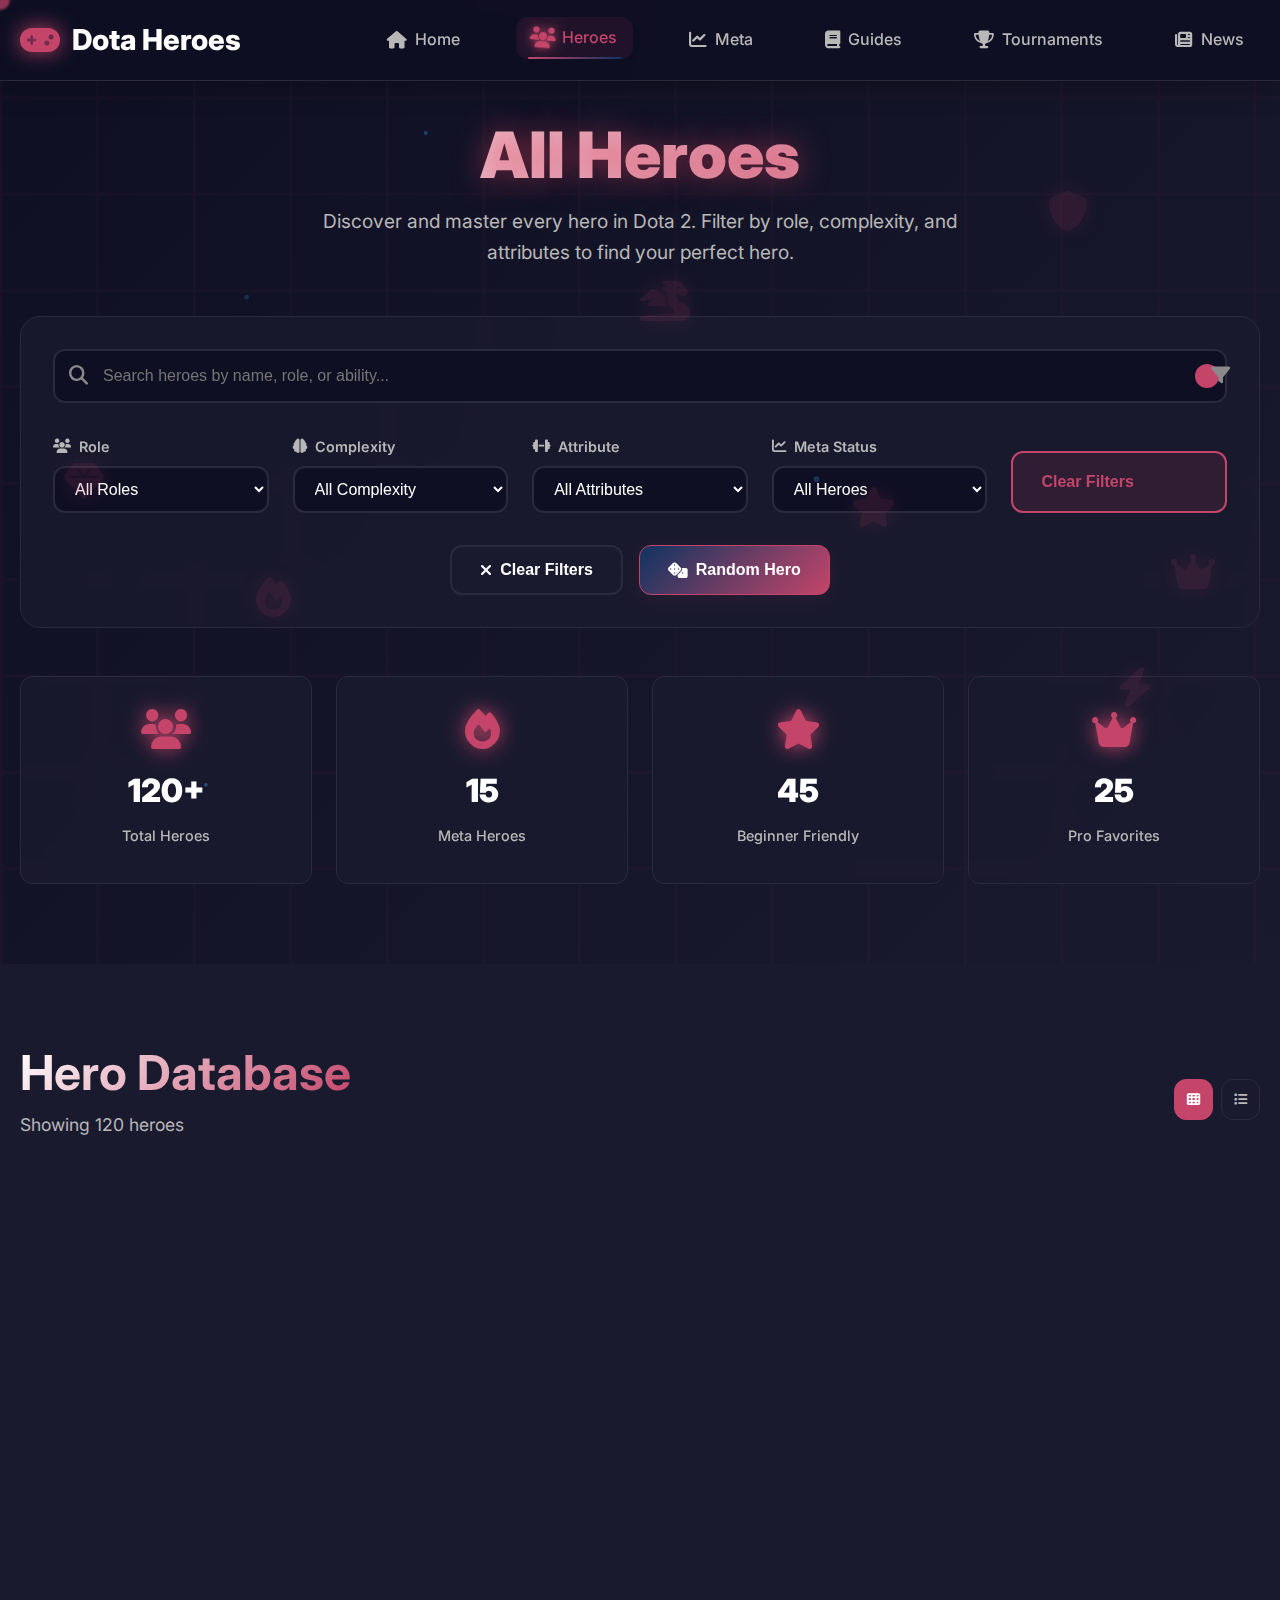
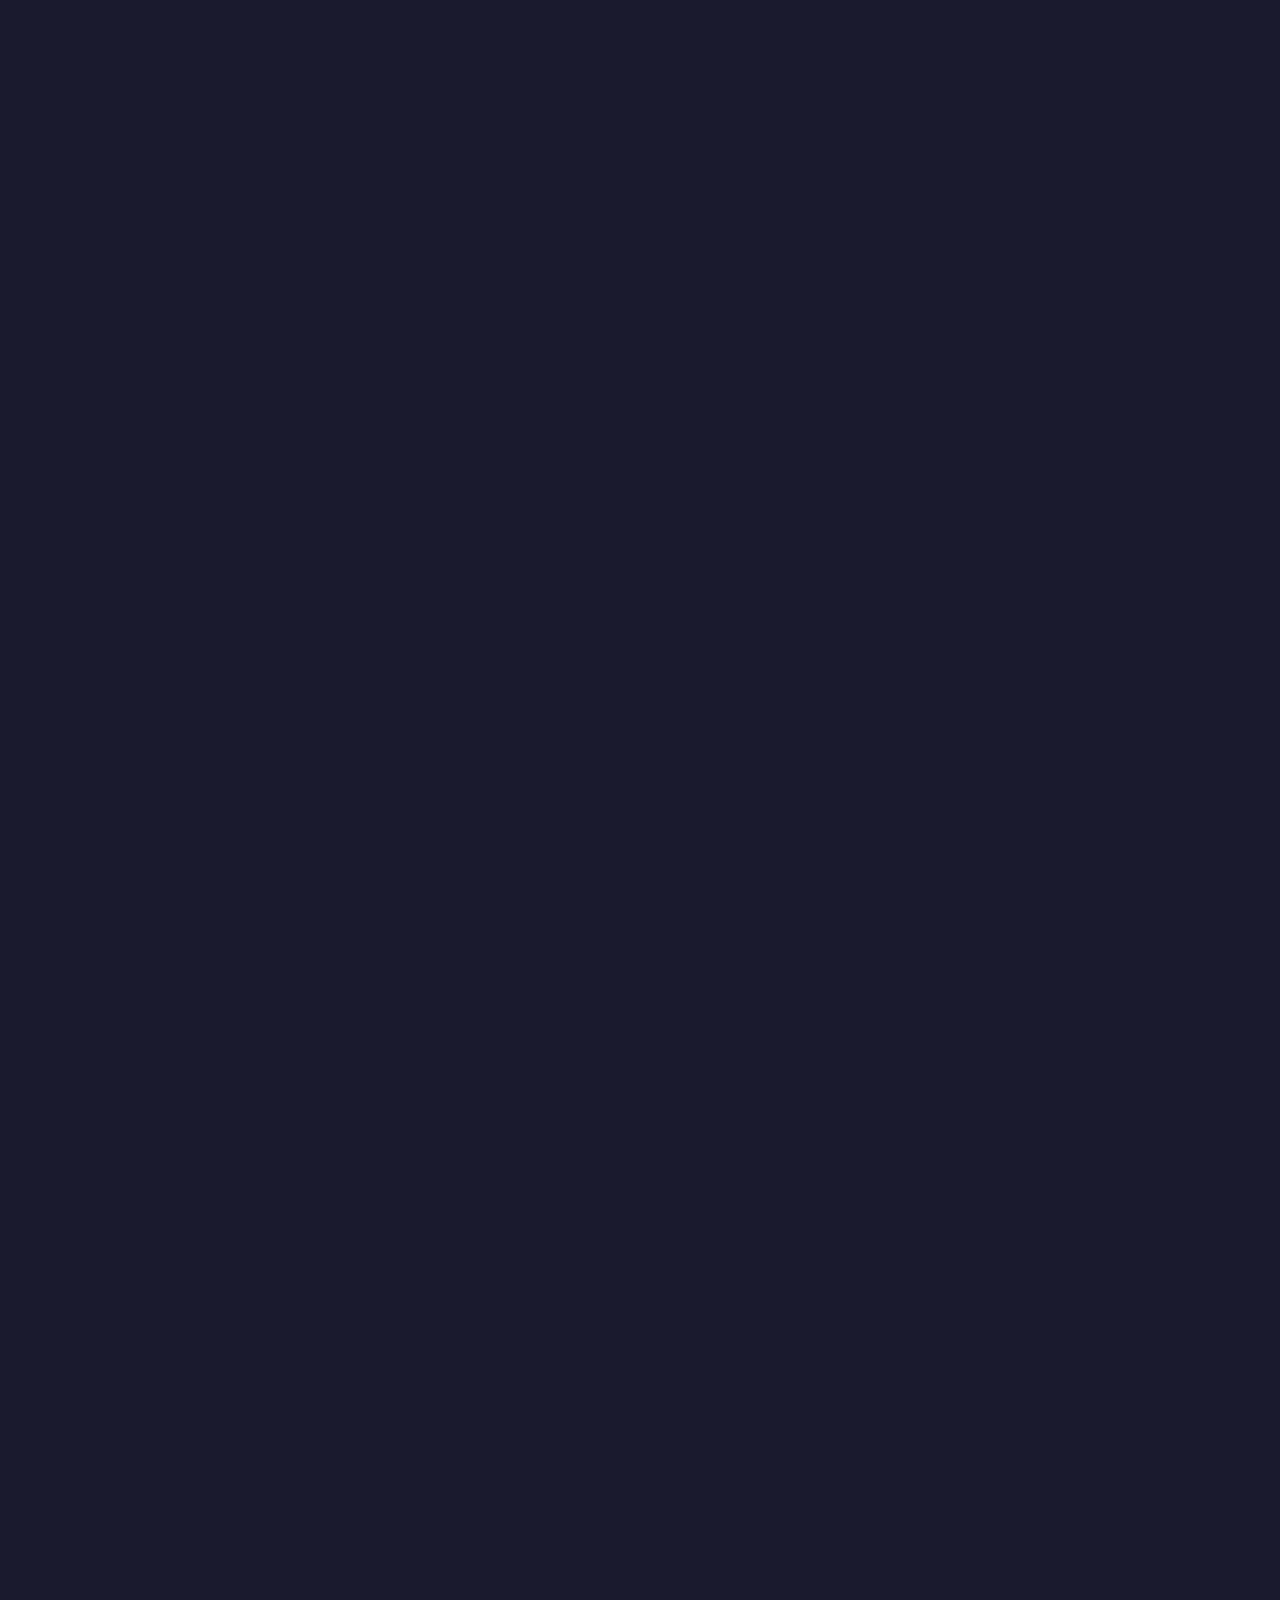
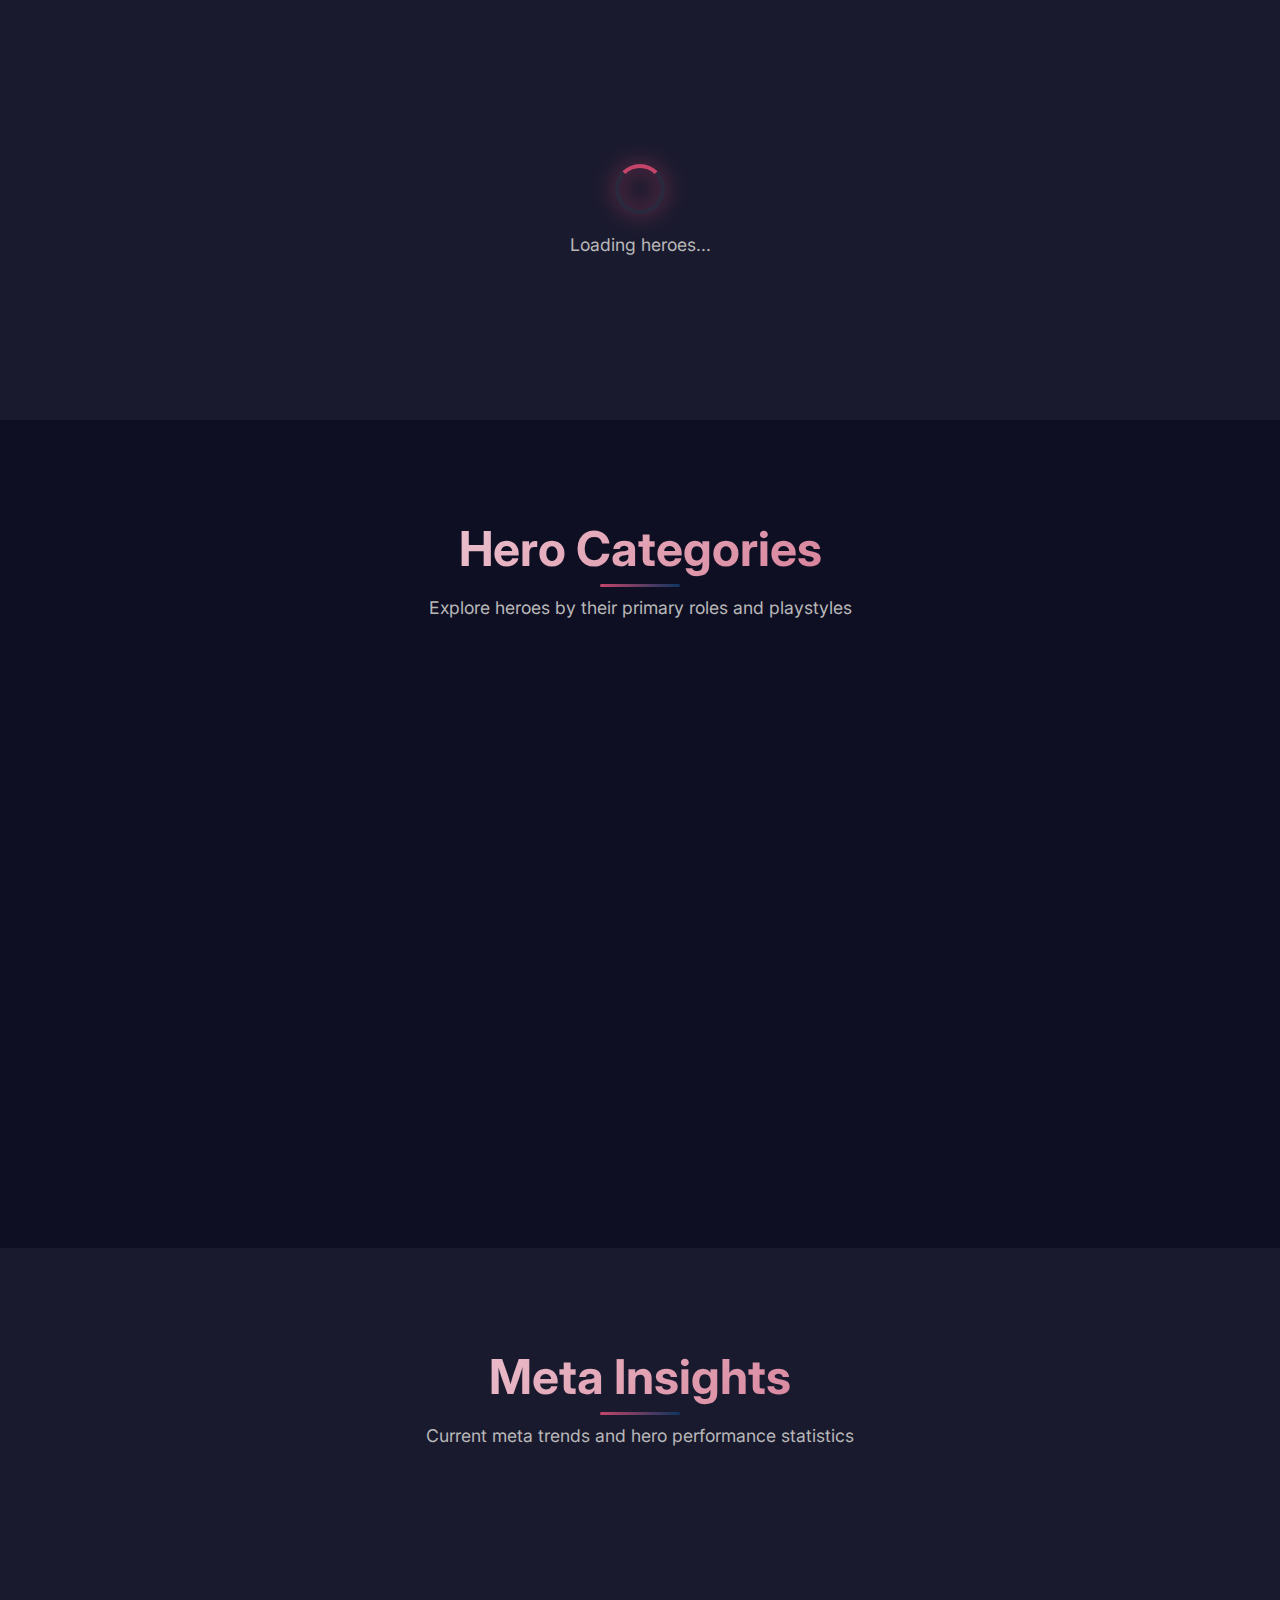
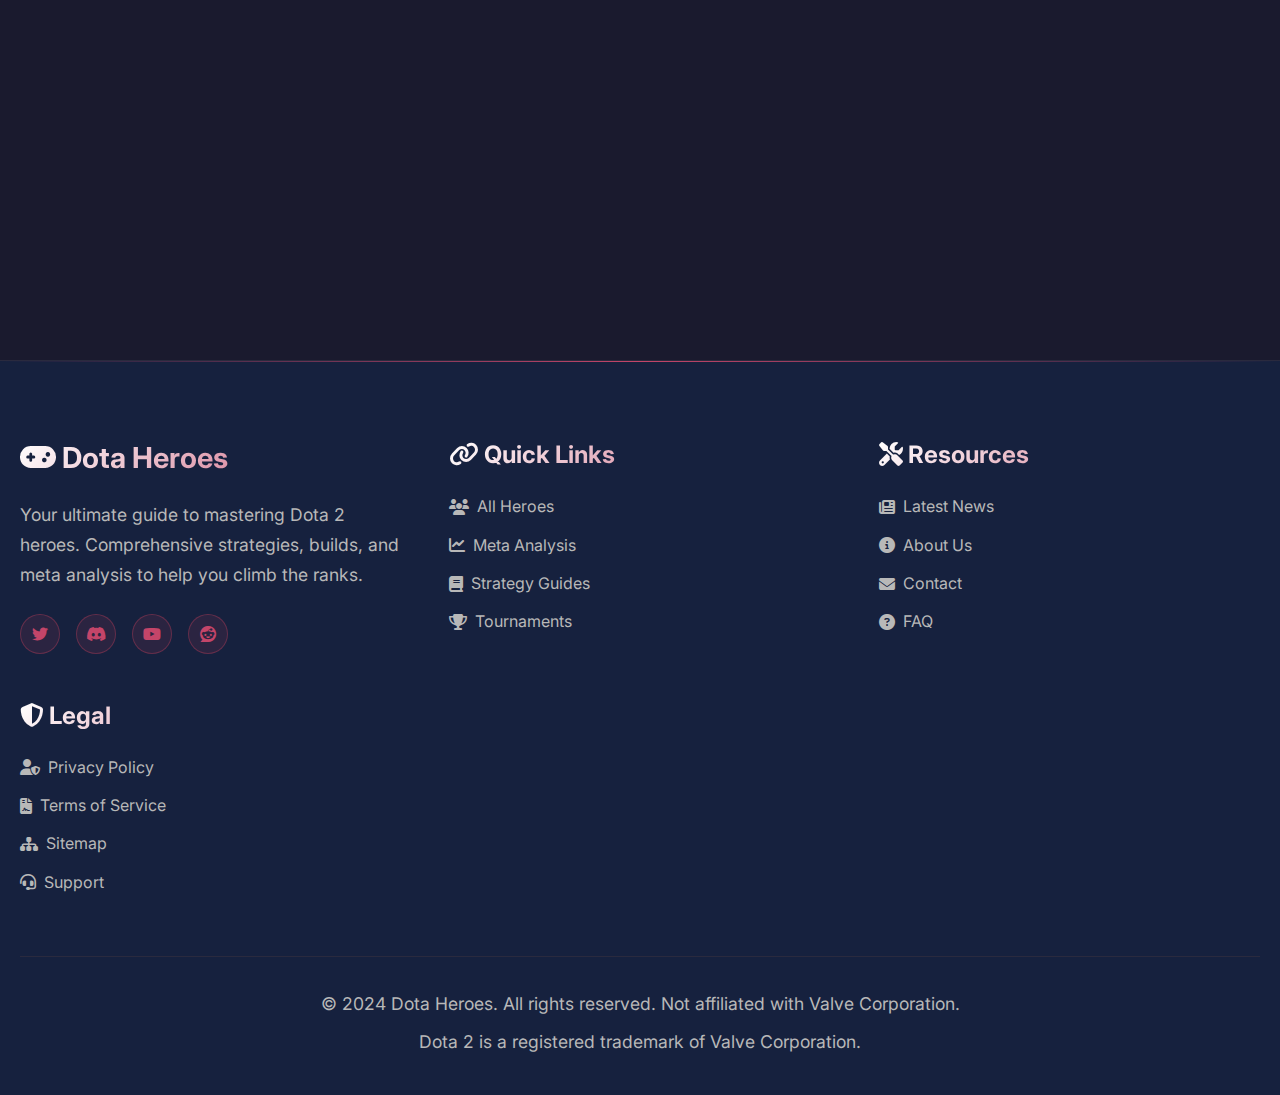
<file: heroes.html>
<!DOCTYPE html>
<html lang="en">
<head>
    <meta charset="UTF-8">
    <meta name="viewport" content="width=device-width, initial-scale=1.0">
    <title>All Heroes - Dota 2 Heroes Database</title>
    <meta name="description" content="Browse and discover all 120+ Dota 2 heroes. Filter by role, complexity, and attributes. Find detailed guides and strategies for every hero.">
    <link rel="stylesheet" href="styles/main.css">
    <link rel="stylesheet" href="styles/animations.css">
    <link rel="stylesheet" href="styles/heroes.css">
    <link href="https://fonts.googleapis.com/css2?family=Inter:wght@300;400;500;600;700;800;900&display=swap" rel="stylesheet">
    <link rel="stylesheet" href="https://cdnjs.cloudflare.com/ajax/libs/font-awesome/6.4.0/css/all.min.css">
</head>
<body>
    <!-- Floating Background Icons -->
    <div class="floating-icons">
        <div class="floating-icon" data-speed="2"><i class="fas fa-sword"></i></div>
        <div class="floating-icon" data-speed="1.5"><i class="fas fa-shield"></i></div>
        <div class="floating-icon" data-speed="3"><i class="fas fa-fire"></i></div>
        <div class="floating-icon" data-speed="2.5"><i class="fas fa-bolt"></i></div>
        <div class="floating-icon" data-speed="1.8"><i class="fas fa-gem"></i></div>
        <div class="floating-icon" data-speed="2.2"><i class="fas fa-crown"></i></div>
        <div class="floating-icon" data-speed="1.2"><i class="fas fa-dragon"></i></div>
        <div class="floating-icon" data-speed="2.8"><i class="fas fa-star"></i></div>
    </div>

    <!-- Enhanced Navigation -->
    <nav class="navbar">
        <div class="nav-container">
            <div class="nav-logo">
                <i class="fas fa-gamepad"></i>
                <span>Dota Heroes</span>
            </div>
            <ul class="nav-menu">
                <li><a href="index.html"><i class="fas fa-home"></i> Home</a></li>
                <li><a href="heroes.html" class="active"><i class="fas fa-users"></i> Heroes</a></li>
                <li><a href="meta.html"><i class="fas fa-chart-line"></i> Meta</a></li>
                <li><a href="guides.html"><i class="fas fa-book"></i> Guides</a></li>
                <li><a href="tournaments.html"><i class="fas fa-trophy"></i> Tournaments</a></li>
                <li><a href="news.html"><i class="fas fa-newspaper"></i> News</a></li>
            </ul>
            <div class="nav-toggle">
                <span></span>
                <span></span>
                <span></span>
            </div>
        </div>
    </nav>

    <!-- Enhanced Hero Section -->
    <section class="hero-section">
        <div class="container">
            <h1 class="hero-title">All Heroes</h1>
            <p class="hero-subtitle">Discover and master every hero in Dota 2. Filter by role, complexity, and attributes to find your perfect hero.</p>
            
            <!-- Enhanced Search and Filters -->
            <div class="search-filters">
                <div class="search-box">
                    <i class="fas fa-search"></i>
                    <input type="text" class="search-input" placeholder="Search heroes by name, role, or ability...">
                    <button class="search-btn" type="button">
                        <i class="fas fa-filter"></i>
                    </button>
                </div>
                <div class="filters">
                    <div class="filter-group">
                        <label for="role-filter"><i class="fas fa-users icon-float"></i> Role</label>
                        <select class="filter-select" id="role-filter">
                            <option value="">All Roles</option>
                            <option value="carry">Carry</option>
                            <option value="support">Support</option>
                            <option value="mid">Mid</option>
                            <option value="offlane">Offlane</option>
                            <option value="jungler">Jungler</option>
                        </select>
                    </div>
                    <div class="filter-group">
                        <label for="complexity-filter"><i class="fas fa-brain icon-pulse"></i> Complexity</label>
                        <select class="filter-select" id="complexity-filter">
                            <option value="">All Complexity</option>
                            <option value="low">Low</option>
                            <option value="medium">Medium</option>
                            <option value="high">High</option>
                        </select>
                    </div>
                    <div class="filter-group">
                        <label for="attribute-filter"><i class="fas fa-dumbbell icon-glow"></i> Attribute</label>
                        <select class="filter-select" id="attribute-filter">
                            <option value="">All Attributes</option>
                            <option value="strength">Strength</option>
                            <option value="agility">Agility</option>
                            <option value="intelligence">Intelligence</option>
                        </select>
                    </div>
                    <div class="filter-group">
                        <label for="meta-filter"><i class="fas fa-chart-line icon-spin"></i> Meta Status</label>
                        <select class="filter-select" id="meta-filter">
                            <option value="">All Heroes</option>
                            <option value="meta">Meta Heroes</option>
                            <option value="counter">Counter Picks</option>
                            <option value="niche">Niche Picks</option>
                        </select>
                    </div>
                </div>
                <div class="filter-actions">
                    <button class="btn btn-outline" id="clear-filters">
                        <i class="fas fa-times"></i>
                        Clear Filters
                    </button>
                    <button class="btn btn-primary" id="random-hero">
                        <i class="fas fa-dice"></i>
                        Random Hero
                    </button>
                </div>
            </div>
            
            <!-- Quick Stats -->
            <div class="hero-stats-overview">
                <div class="stat-card">
                    <i class="fas fa-users"></i>
                    <span class="stat-number">120+</span>
                    <span class="stat-label">Total Heroes</span>
                </div>
                <div class="stat-card">
                    <i class="fas fa-fire"></i>
                    <span class="stat-number">15</span>
                    <span class="stat-label">Meta Heroes</span>
                </div>
                <div class="stat-card">
                    <i class="fas fa-star"></i>
                    <span class="stat-number">45</span>
                    <span class="stat-label">Beginner Friendly</span>
                </div>
                <div class="stat-card">
                    <i class="fas fa-crown"></i>
                    <span class="stat-number">25</span>
                    <span class="stat-label">Pro Favorites</span>
                </div>
            </div>
        </div>
    </section>

    <!-- Enhanced Heroes Grid -->
    <section class="heroes-section">
        <div class="container">
            <div class="heroes-header">
                <div class="heroes-info">
                    <h2>Hero Database</h2>
                    <p>Showing <span id="heroes-count">120</span> heroes</p>
                </div>
                <div class="view-options">
                    <button class="view-btn active" data-view="grid">
                        <i class="fas fa-th"></i>
                    </button>
                    <button class="view-btn" data-view="list">
                        <i class="fas fa-list"></i>
                    </button>
                </div>
            </div>
            
            <div class="heroes-grid">
                <div class="hero-card scroll-animate">
                    <div class="hero-badge">Meta</div>
                    <div class="hero-image">
                        <i class="fas fa-user-ninja"></i>
                    </div>
                    <div class="hero-info">
                        <h3>Phantom Assassin</h3>
                        <p>Deadly assassin with critical strike potential</p>
                        <div class="hero-stats">
                            <span class="stat"><i class="fas fa-sword"></i> Carry</span>
                            <span class="stat"><i class="fas fa-star"></i> 4.8/5</span>
                            <span class="stat"><i class="fas fa-users"></i> 65.2%</span>
                        </div>
                        <div class="hero-abilities">
                            <span class="ability">Blur</span>
                            <span class="ability">Stifling Dagger</span>
                            <span class="ability">Phantom Strike</span>
                            <span class="ability">Coup de Grace</span>
                        </div>
                    </div>
                </div>
                
                <div class="hero-card scroll-animate">
                    <div class="hero-badge">Popular</div>
                    <div class="hero-image">
                        <i class="fas fa-magic"></i>
                    </div>
                    <div class="hero-info">
                        <h3>Invoker</h3>
                        <p>Master of the Elements with complex spell combinations</p>
                        <div class="hero-stats">
                            <span class="stat"><i class="fas fa-sword"></i> Mid</span>
                            <span class="stat"><i class="fas fa-star"></i> 4.7/5</span>
                            <span class="stat"><i class="fas fa-users"></i> 58.7%</span>
                        </div>
                        <div class="hero-abilities">
                            <span class="ability">Quas</span>
                            <span class="ability">Wex</span>
                            <span class="ability">Exort</span>
                            <span class="ability">Invoke</span>
                        </div>
                    </div>
                </div>
                
                <div class="hero-card scroll-animate">
                    <div class="hero-badge">Beginner</div>
                    <div class="hero-image">
                        <i class="fas fa-snowflake"></i>
                    </div>
                    <div class="hero-info">
                        <h3>Crystal Maiden</h3>
                        <p>Frost sorceress providing team support and control</p>
                        <div class="hero-stats">
                            <span class="stat"><i class="fas fa-sword"></i> Support</span>
                            <span class="stat"><i class="fas fa-star"></i> 4.6/5</span>
                            <span class="stat"><i class="fas fa-users"></i> 52.1%</span>
                        </div>
                        <div class="hero-abilities">
                            <span class="ability">Crystal Nova</span>
                            <span class="ability">Frostbite</span>
                            <span class="ability">Arcane Aura</span>
                            <span class="ability">Freezing Field</span>
                        </div>
                    </div>
                </div>
                
                <div class="hero-card scroll-animate">
                    <div class="hero-badge">Strong</div>
                    <div class="hero-image">
                        <i class="fas fa-shield-alt"></i>
                    </div>
                    <div class="hero-info">
                        <h3>Axe</h3>
                        <p>Mighty warrior with powerful initiation abilities</p>
                        <div class="hero-stats">
                            <span class="stat"><i class="fas fa-sword"></i> Offlane</span>
                            <span class="stat"><i class="fas fa-star"></i> 4.5/5</span>
                            <span class="stat"><i class="fas fa-users"></i> 48.3%</span>
                        </div>
                        <div class="hero-abilities">
                            <span class="ability">Berserker's Call</span>
                            <span class="ability">Battle Hunger</span>
                            <span class="ability">Counter Helix</span>
                            <span class="ability">Culling Blade</span>
                        </div>
                    </div>
                </div>
                
                <div class="hero-card scroll-animate">
                    <div class="hero-badge">Meta</div>
                    <div class="hero-image">
                        <i class="fas fa-dragon"></i>
                    </div>
                    <div class="hero-info">
                        <h3>Dragon Knight</h3>
                        <p>Noble knight with dragon transformation abilities</p>
                        <div class="hero-stats">
                            <span class="stat"><i class="fas fa-sword"></i> Mid</span>
                            <span class="stat"><i class="fas fa-star"></i> 4.4/5</span>
                            <span class="stat"><i class="fas fa-users"></i> 45.7%</span>
                        </div>
                        <div class="hero-abilities">
                            <span class="ability">Breathe Fire</span>
                            <span class="ability">Dragon Tail</span>
                            <span class="ability">Dragon Blood</span>
                            <span class="ability">Elder Dragon Form</span>
                        </div>
                    </div>
                </div>
                
                <div class="hero-card scroll-animate">
                    <div class="hero-badge">Complex</div>
                    <div class="hero-image">
                        <i class="fas fa-bolt"></i>
                    </div>
                    <div class="hero-info">
                        <h3>Storm Spirit</h3>
                        <p>Electric spirit with global mobility and burst damage</p>
                        <div class="hero-stats">
                            <span class="stat"><i class="fas fa-sword"></i> Mid</span>
                            <span class="stat"><i class="fas fa-star"></i> 4.3/5</span>
                            <span class="stat"><i class="fas fa-users"></i> 42.1%</span>
                        </div>
                        <div class="hero-abilities">
                            <span class="ability">Static Remnant</span>
                            <span class="ability">Electric Vortex</span>
                            <span class="ability">Overload</span>
                            <span class="ability">Ball Lightning</span>
                        </div>
                    </div>
                </div>
                
                <div class="hero-card scroll-animate">
                    <div class="hero-badge">Support</div>
                    <div class="hero-image">
                        <i class="fas fa-heart"></i>
                    </div>
                    <div class="hero-info">
                        <h3>Dazzle</h3>
                        <p>Shadow priest with powerful healing and protection spells</p>
                        <div class="hero-stats">
                            <span class="stat"><i class="fas fa-sword"></i> Support</span>
                            <span class="stat"><i class="fas fa-star"></i> 4.2/5</span>
                            <span class="stat"><i class="fas fa-users"></i> 38.9%</span>
                        </div>
                        <div class="hero-abilities">
                            <span class="ability">Poison Touch</span>
                            <span class="ability">Shallow Grave</span>
                            <span class="ability">Shadow Wave</span>
                            <span class="ability">Bad Juju</span>
                        </div>
                    </div>
                </div>
                
                <div class="hero-card scroll-animate">
                    <div class="hero-badge">Carry</div>
                    <div class="hero-image">
                        <i class="fas fa-fire"></i>
                    </div>
                    <div class="hero-info">
                        <h3>Lina</h3>
                        <p>Slayer with devastating fire magic and attack speed</p>
                        <div class="hero-stats">
                            <span class="stat"><i class="fas fa-sword"></i> Carry</span>
                            <span class="stat"><i class="fas fa-star"></i> 4.1/5</span>
                            <span class="stat"><i class="fas fa-users"></i> 36.5%</span>
                        </div>
                        <div class="hero-abilities">
                            <span class="ability">Dragon Slave</span>
                            <span class="ability">Light Strike Array</span>
                            <span class="ability">Fiery Soul</span>
                            <span class="ability">Laguna Blade</span>
                        </div>
                    </div>
                </div>
                
                <div class="hero-card scroll-animate">
                    <div class="hero-badge">Tank</div>
                    <div class="hero-image">
                        <i class="fas fa-shield"></i>
                    </div>
                    <div class="hero-info">
                        <h3>Centaur Warrunner</h3>
                        <p>Mighty centaur with powerful initiation and tanking abilities</p>
                        <div class="hero-stats">
                            <span class="stat"><i class="fas fa-sword"></i> Offlane</span>
                            <span class="stat"><i class="fas fa-star"></i> 4.0/5</span>
                            <span class="stat"><i class="fas fa-users"></i> 34.2%</span>
                        </div>
                        <div class="hero-abilities">
                            <span class="ability">Hoof Stomp</span>
                            <span class="ability">Double Edge</span>
                            <span class="ability">Return</span>
                            <span class="ability">Stampede</span>
                        </div>
                    </div>
                </div>
                
                <div class="hero-card scroll-animate">
                    <div class="hero-badge">Nuker</div>
                    <div class="hero-image">
                        <i class="fas fa-magic"></i>
                    </div>
                    <div class="hero-info">
                        <h3>Lion</h3>
                        <p>Demon witch with powerful disables and nukes</p>
                        <div class="hero-stats">
                            <span class="stat"><i class="fas fa-sword"></i> Support</span>
                            <span class="stat"><i class="fas fa-star"></i> 3.9/5</span>
                            <span class="stat"><i class="fas fa-users"></i> 31.8%</span>
                        </div>
                        <div class="hero-abilities">
                            <span class="ability">Earth Spike</span>
                            <span class="ability">Hex</span>
                            <span class="ability">Mana Drain</span>
                            <span class="ability">Finger of Death</span>
                        </div>
                    </div>
                </div>
                
                <div class="hero-card scroll-animate">
                    <div class="hero-badge">Initiator</div>
                    <div class="hero-image">
                        <i class="fas fa-anchor"></i>
                    </div>
                    <div class="hero-info">
                        <h3>Tidehunter</h3>
                        <p>Ancient guardian with devastating teamfight ultimate</p>
                        <div class="hero-stats">
                            <span class="stat"><i class="fas fa-sword"></i> Offlane</span>
                            <span class="stat"><i class="fas fa-star"></i> 3.8/5</span>
                            <span class="stat"><i class="fas fa-users"></i> 29.4%</span>
                        </div>
                        <div class="hero-abilities">
                            <span class="ability">Gush</span>
                            <span class="ability">Kraken Shell</span>
                            <span class="ability">Anchor Smash</span>
                            <span class="ability">Ravage</span>
                        </div>
                    </div>
                </div>
                
                <div class="hero-card scroll-animate">
                    <div class="hero-badge">Carry</div>
                    <div class="hero-image">
                        <i class="fas fa-sword"></i>
                    </div>
                    <div class="hero-info">
                        <h3>Juggernaut</h3>
                        <p>Blade master with powerful ultimate and healing ward</p>
                        <div class="hero-stats">
                            <span class="stat"><i class="fas fa-sword"></i> Carry</span>
                            <span class="stat"><i class="fas fa-star"></i> 3.7/5</span>
                            <span class="stat"><i class="fas fa-users"></i> 27.1%</span>
                        </div>
                        <div class="hero-abilities">
                            <span class="ability">Blade Fury</span>
                            <span class="ability">Healing Ward</span>
                            <span class="ability">Blade Dance</span>
                            <span class="ability">Omnislash</span>
                        </div>
                    </div>
                </div>
                
                <div class="hero-card scroll-animate">
                    <div class="hero-badge">Support</div>
                    <div class="hero-image">
                        <i class="fas fa-leaf"></i>
                    </div>
                    <div class="hero-info">
                        <h3>Treant Protector</h3>
                        <p>Ancient tree with global healing and vision abilities</p>
                        <div class="hero-stats">
                            <span class="stat"><i class="fas fa-sword"></i> Support</span>
                            <span class="stat"><i class="fas fa-star"></i> 3.6/5</span>
                            <span class="stat"><i class="fas fa-users"></i> 24.8%</span>
                        </div>
                        <div class="hero-abilities">
                            <span class="ability">Nature's Guise</span>
                            <span class="ability">Leech Seed</span>
                            <span class="ability">Living Armor</span>
                            <span class="ability">Overgrowth</span>
                        </div>
                    </div>
                </div>
            </div>
            
            <!-- Loading State -->
            <div class="loading-state" id="loading-state">
                <div class="loading-spinner"></div>
                <p>Loading heroes...</p>
            </div>
            
            <!-- No Results State -->
            <div class="no-results" id="no-results" style="display: none;">
                <i class="fas fa-search"></i>
                <h3>No heroes found</h3>
                <p>Try adjusting your search criteria or filters</p>
                <button class="btn btn-primary" id="reset-search">
                    <i class="fas fa-refresh"></i>
                    Reset Search
                </button>
            </div>
        </div>
    </section>

    <!-- Hero Categories Section -->
    <section class="categories-section">
        <div class="container">
            <h2 class="section-title">Hero Categories</h2>
            <p class="section-subtitle">Explore heroes by their primary roles and playstyles</p>
            
            <div class="categories-grid">
                <div class="category-card scroll-animate">
                    <div class="category-icon">
                        <i class="fas fa-sword"></i>
                    </div>
                    <h3>Carry Heroes</h3>
                    <p>Late-game powerhouses that scale with farm and items</p>
                    <div class="category-stats">
                        <span><i class="fas fa-users"></i> 35 Heroes</span>
                        <span><i class="fas fa-star"></i> High Impact</span>
                    </div>
                    <a href="#" class="category-link">View Carries <i class="fas fa-arrow-right"></i></a>
                </div>
                
                <div class="category-card scroll-animate">
                    <div class="category-icon">
                        <i class="fas fa-heart"></i>
                    </div>
                    <h3>Support Heroes</h3>
                    <p>Team-focused heroes that provide utility and protection</p>
                    <div class="category-stats">
                        <span><i class="fas fa-users"></i> 40 Heroes</span>
                        <span><i class="fas fa-shield"></i> Team Players</span>
                    </div>
                    <a href="#" class="category-link">View Supports <i class="fas fa-arrow-right"></i></a>
                </div>
                
                <div class="category-card scroll-animate">
                    <div class="category-icon">
                        <i class="fas fa-crosshairs"></i>
                    </div>
                    <h3>Mid Heroes</h3>
                    <p>Versatile heroes that control the mid-game tempo</p>
                    <div class="category-stats">
                        <span><i class="fas fa-users"></i> 30 Heroes</span>
                        <span><i class="fas fa-bolt"></i> High Tempo</span>
                    </div>
                    <a href="#" class="category-link">View Mids <i class="fas fa-arrow-right"></i></a>
                </div>
                
                <div class="category-card scroll-animate">
                    <div class="category-icon">
                        <i class="fas fa-shield"></i>
                    </div>
                    <h3>Offlane Heroes</h3>
                    <p>Durable heroes that create space and disrupt enemies</p>
                    <div class="category-stats">
                        <span><i class="fas fa-users"></i> 25 Heroes</span>
                        <span><i class="fas fa-anchor"></i> Space Creators</span>
                    </div>
                    <a href="#" class="category-link">View Offlaners <i class="fas fa-arrow-right"></i></a>
                </div>
            </div>
        </div>
    </section>

    <!-- Meta Insights Section -->
    <section class="meta-insights">
        <div class="container">
            <h2 class="section-title">Meta Insights</h2>
            <p class="section-subtitle">Current meta trends and hero performance statistics</p>
            
            <div class="meta-grid">
                <div class="meta-card scroll-animate-left">
                    <h3><i class="fas fa-fire"></i> Top Picks</h3>
                    <div class="meta-list">
                        <div class="meta-item">
                            <span class="hero-name">Phantom Assassin</span>
                            <span class="pick-rate">65.2%</span>
                        </div>
                        <div class="meta-item">
                            <span class="hero-name">Invoker</span>
                            <span class="pick-rate">58.7%</span>
                        </div>
                        <div class="meta-item">
                            <span class="hero-name">Crystal Maiden</span>
                            <span class="pick-rate">52.1%</span>
                        </div>
                    </div>
                </div>
                
                <div class="meta-card scroll-animate">
                    <h3><i class="fas fa-trophy"></i> Win Rates</h3>
                    <div class="meta-list">
                        <div class="meta-item">
                            <span class="hero-name">Omniknight</span>
                            <span class="win-rate">58.3%</span>
                        </div>
                        <div class="meta-item">
                            <span class="hero-name">Wraith King</span>
                            <span class="win-rate">56.9%</span>
                        </div>
                        <div class="meta-item">
                            <span class="hero-name">Lich</span>
                            <span class="win-rate">55.7%</span>
                        </div>
                    </div>
                </div>
                
                <div class="meta-card scroll-animate-right">
                    <h3><i class="fas fa-ban"></i> Most Banned</h3>
                    <div class="meta-list">
                        <div class="meta-item">
                            <span class="hero-name">Pudge</span>
                            <span class="ban-rate">45.2%</span>
                        </div>
                        <div class="meta-item">
                            <span class="hero-name">Techies</span>
                            <span class="ban-rate">42.8%</span>
                        </div>
                        <div class="meta-item">
                            <span class="hero-name">Meepo</span>
                            <span class="ban-rate">38.5%</span>
                        </div>
                    </div>
                </div>
            </div>
        </div>
    </section>

    <!-- Enhanced Footer -->
    <footer class="footer">
        <div class="container">
            <div class="footer-content">
                <div class="footer-section">
                    <h3><i class="fas fa-gamepad"></i> Dota Heroes</h3>
                    <p>Your ultimate guide to mastering Dota 2 heroes. Comprehensive strategies, builds, and meta analysis to help you climb the ranks.</p>
                    <div class="social-links">
                        <a href="#" class="social-link"><i class="fab fa-twitter"></i></a>
                        <a href="#" class="social-link"><i class="fab fa-discord"></i></a>
                        <a href="#" class="social-link"><i class="fab fa-youtube"></i></a>
                        <a href="#" class="social-link"><i class="fab fa-reddit"></i></a>
                    </div>
                </div>
                <div class="footer-section">
                    <h4><i class="fas fa-link"></i> Quick Links</h4>
                    <ul>
                        <li><a href="heroes.html"><i class="fas fa-users"></i> All Heroes</a></li>
                        <li><a href="meta.html"><i class="fas fa-chart-line"></i> Meta Analysis</a></li>
                        <li><a href="guides.html"><i class="fas fa-book"></i> Strategy Guides</a></li>
                        <li><a href="tournaments.html"><i class="fas fa-trophy"></i> Tournaments</a></li>
                    </ul>
                </div>
                <div class="footer-section">
                    <h4><i class="fas fa-tools"></i> Resources</h4>
                    <ul>
                        <li><a href="news.html"><i class="fas fa-newspaper"></i> Latest News</a></li>
                        <li><a href="about.html"><i class="fas fa-info-circle"></i> About Us</a></li>
                        <li><a href="contact.html"><i class="fas fa-envelope"></i> Contact</a></li>
                        <li><a href="faq.html"><i class="fas fa-question-circle"></i> FAQ</a></li>
                    </ul>
                </div>
                <div class="footer-section">
                    <h4><i class="fas fa-shield-alt"></i> Legal</h4>
                    <ul>
                        <li><a href="privacy.html"><i class="fas fa-user-shield"></i> Privacy Policy</a></li>
                        <li><a href="terms.html"><i class="fas fa-file-contract"></i> Terms of Service</a></li>
                        <li><a href="sitemap.html"><i class="fas fa-sitemap"></i> Sitemap</a></li>
                        <li><a href="support.html"><i class="fas fa-headset"></i> Support</a></li>
                    </ul>
                </div>
            </div>
            <div class="footer-bottom">
                <p>&copy; 2024 Dota Heroes. All rights reserved. Not affiliated with Valve Corporation.</p>
                <p>Dota 2 is a registered trademark of Valve Corporation.</p>
            </div>
        </div>
    </footer>

    <script src="js/main.js"></script>
    <script src="js/animations.js"></script>
    <script src="js/heroes.js"></script>
</body>
</html>
</file>
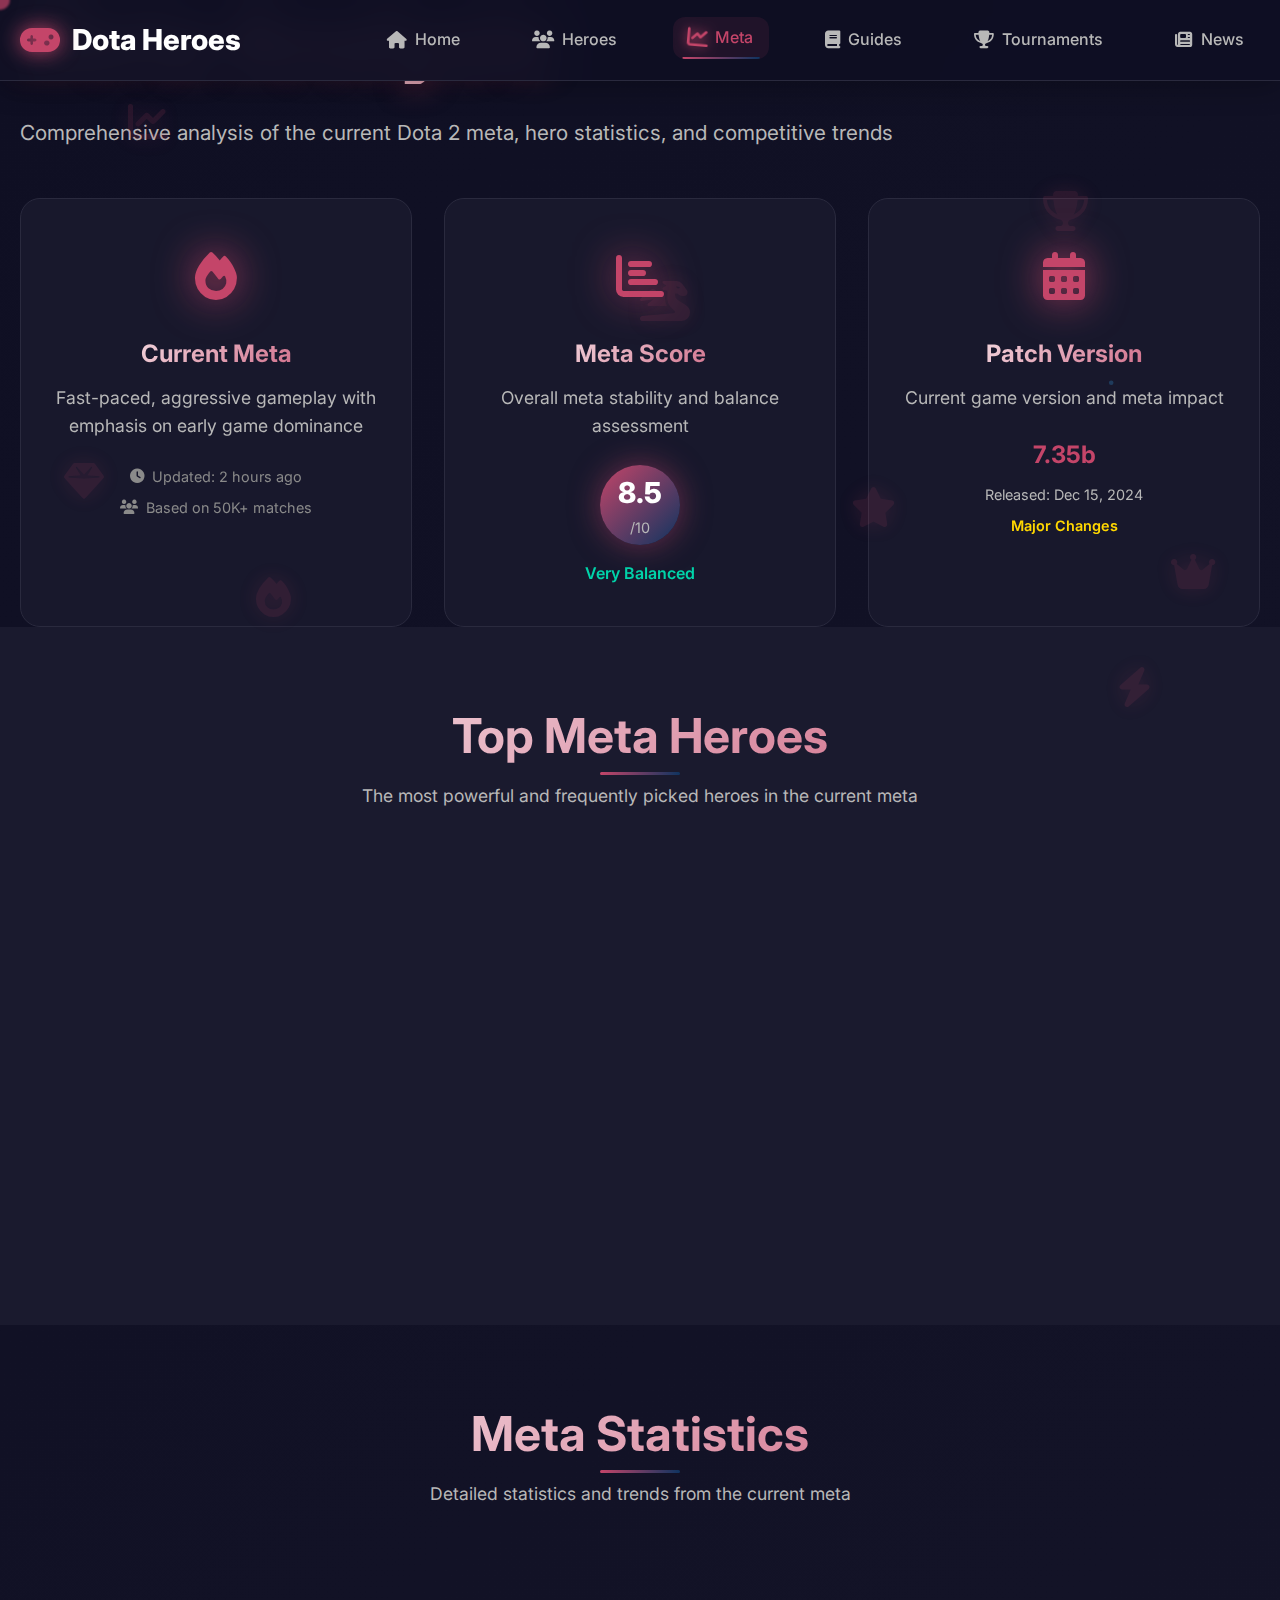
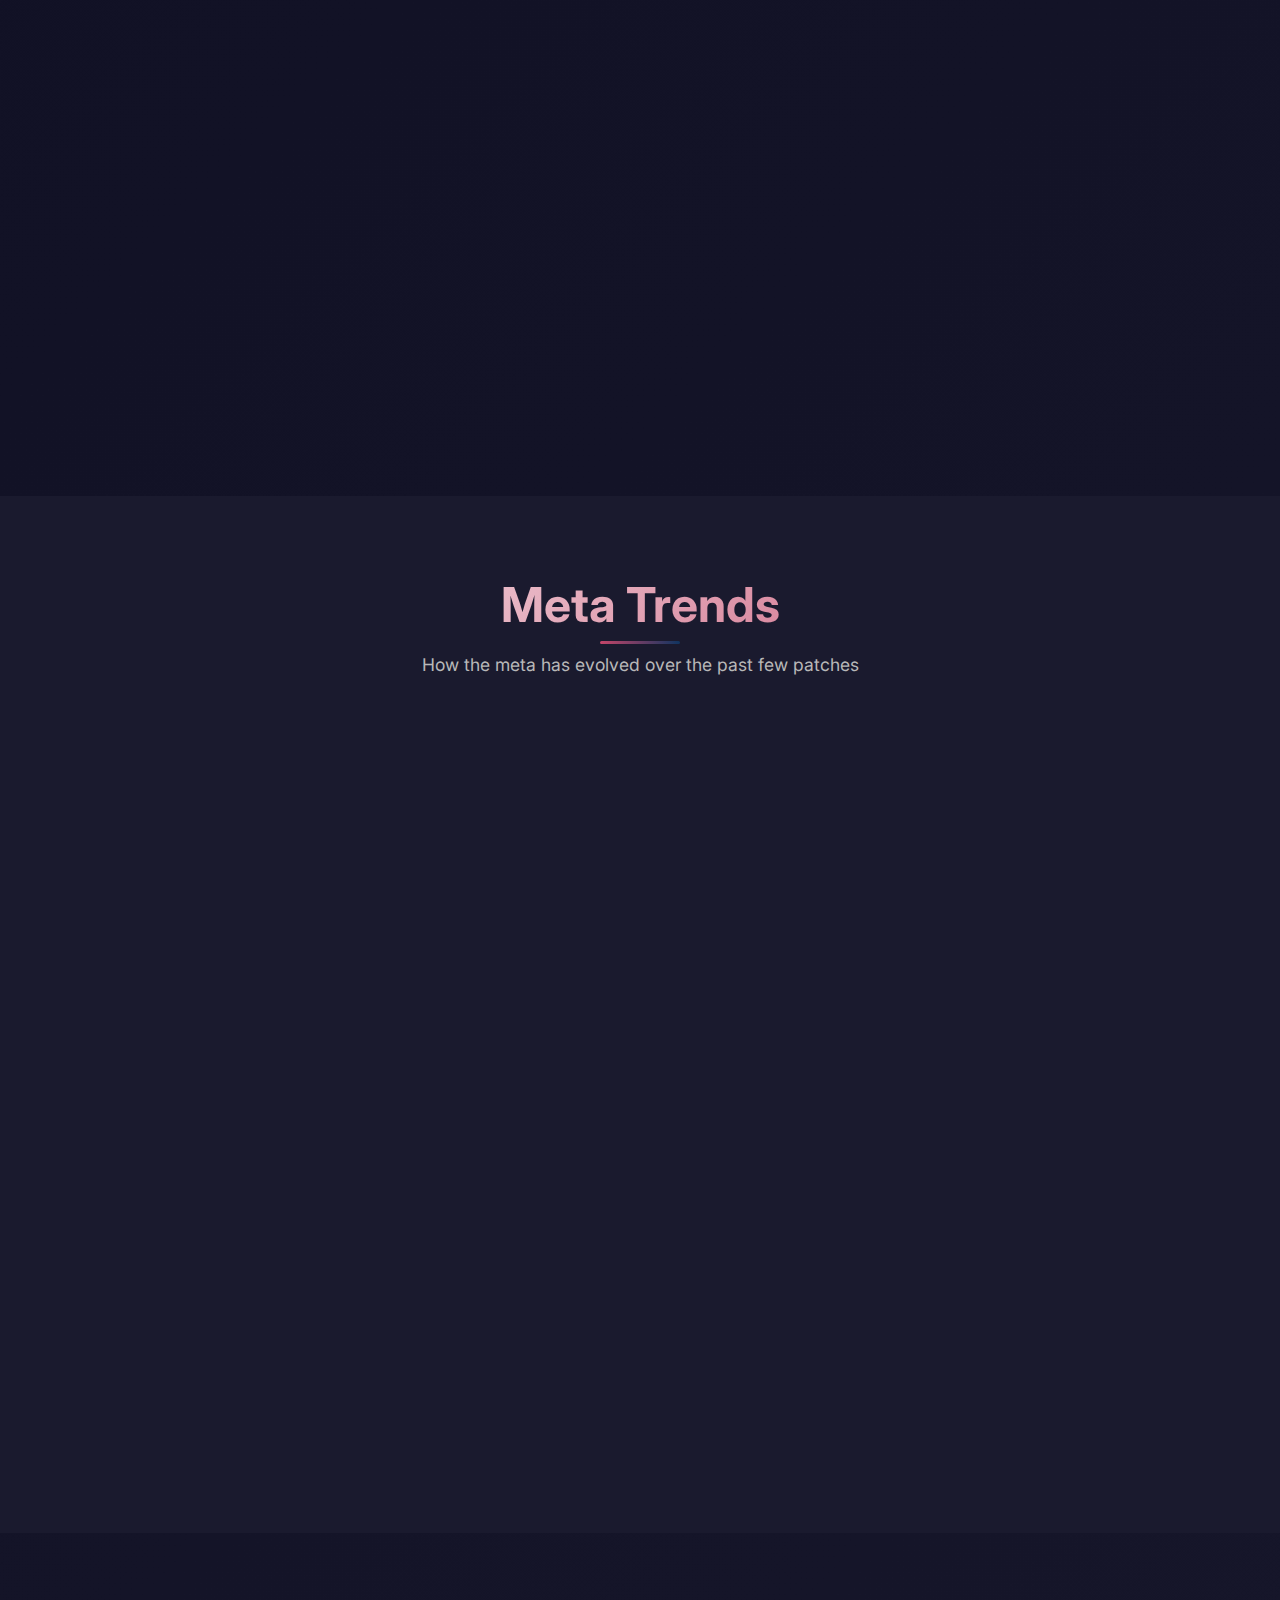
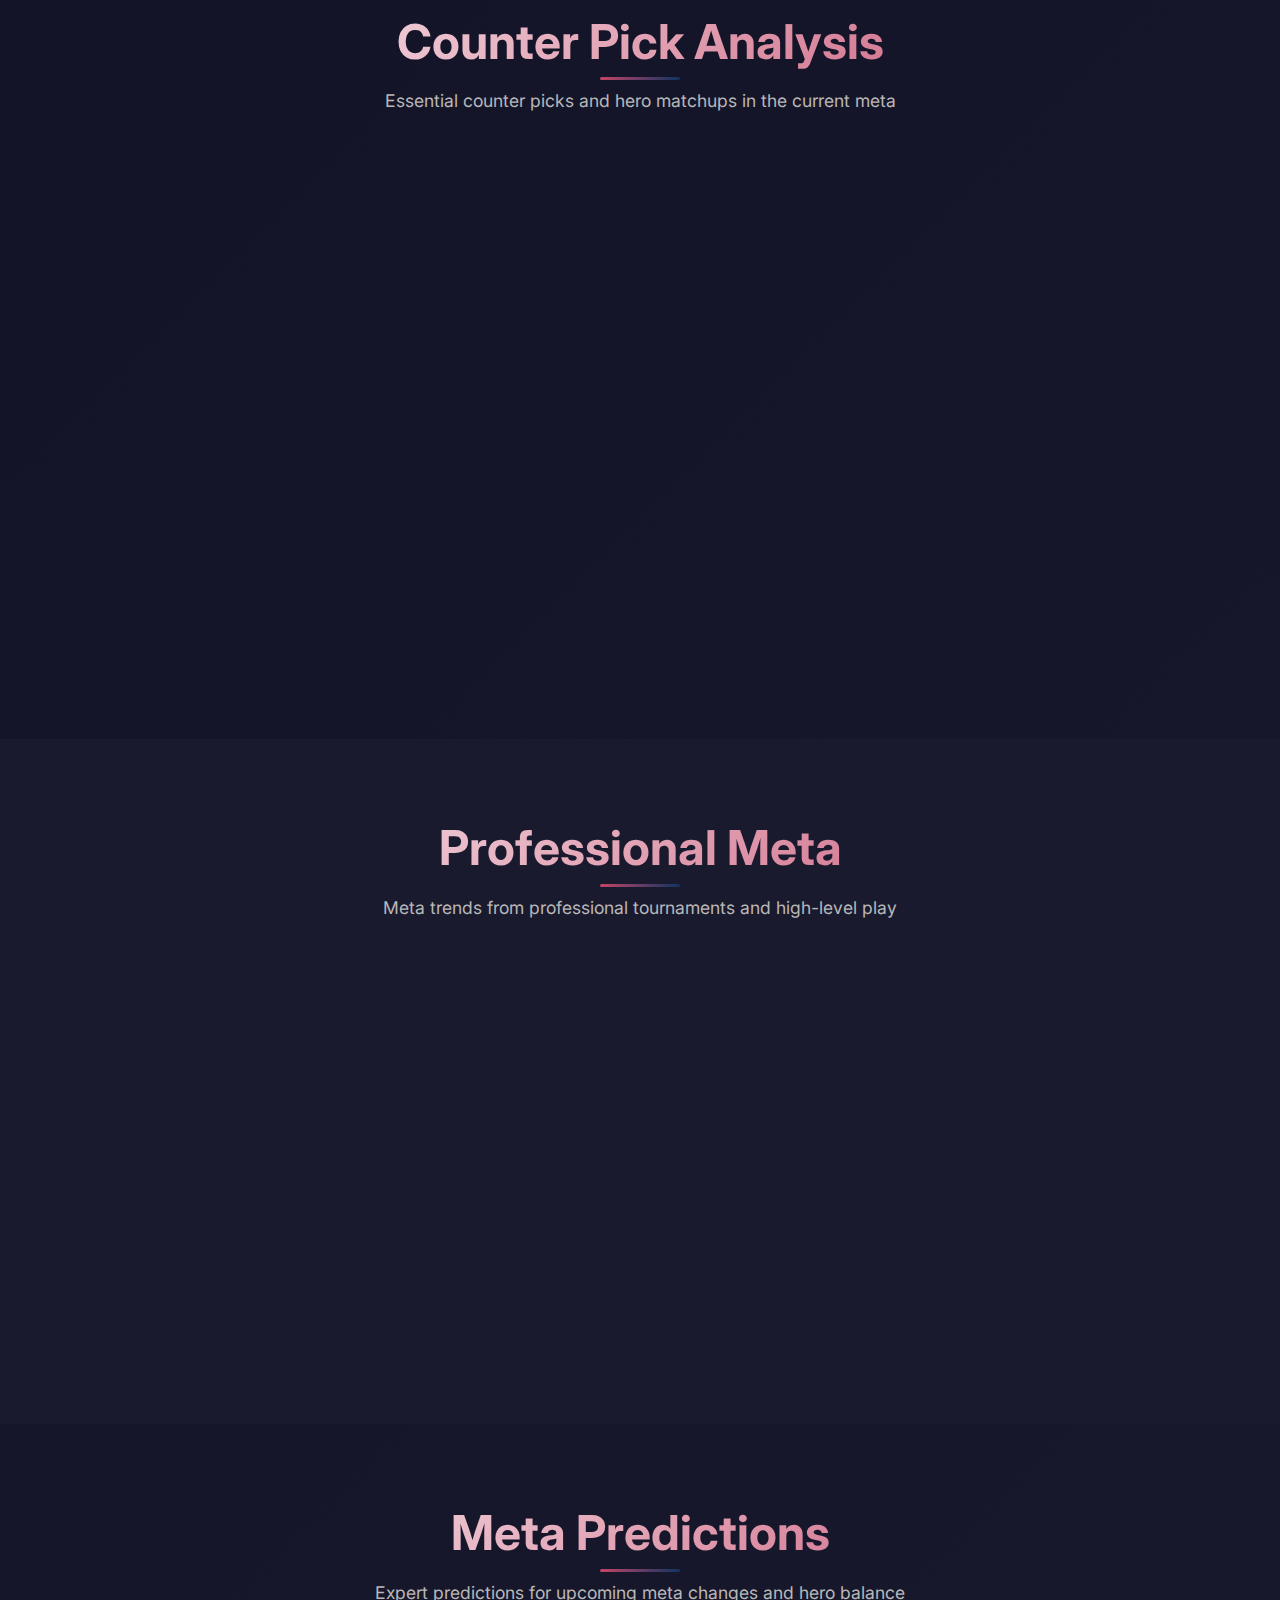
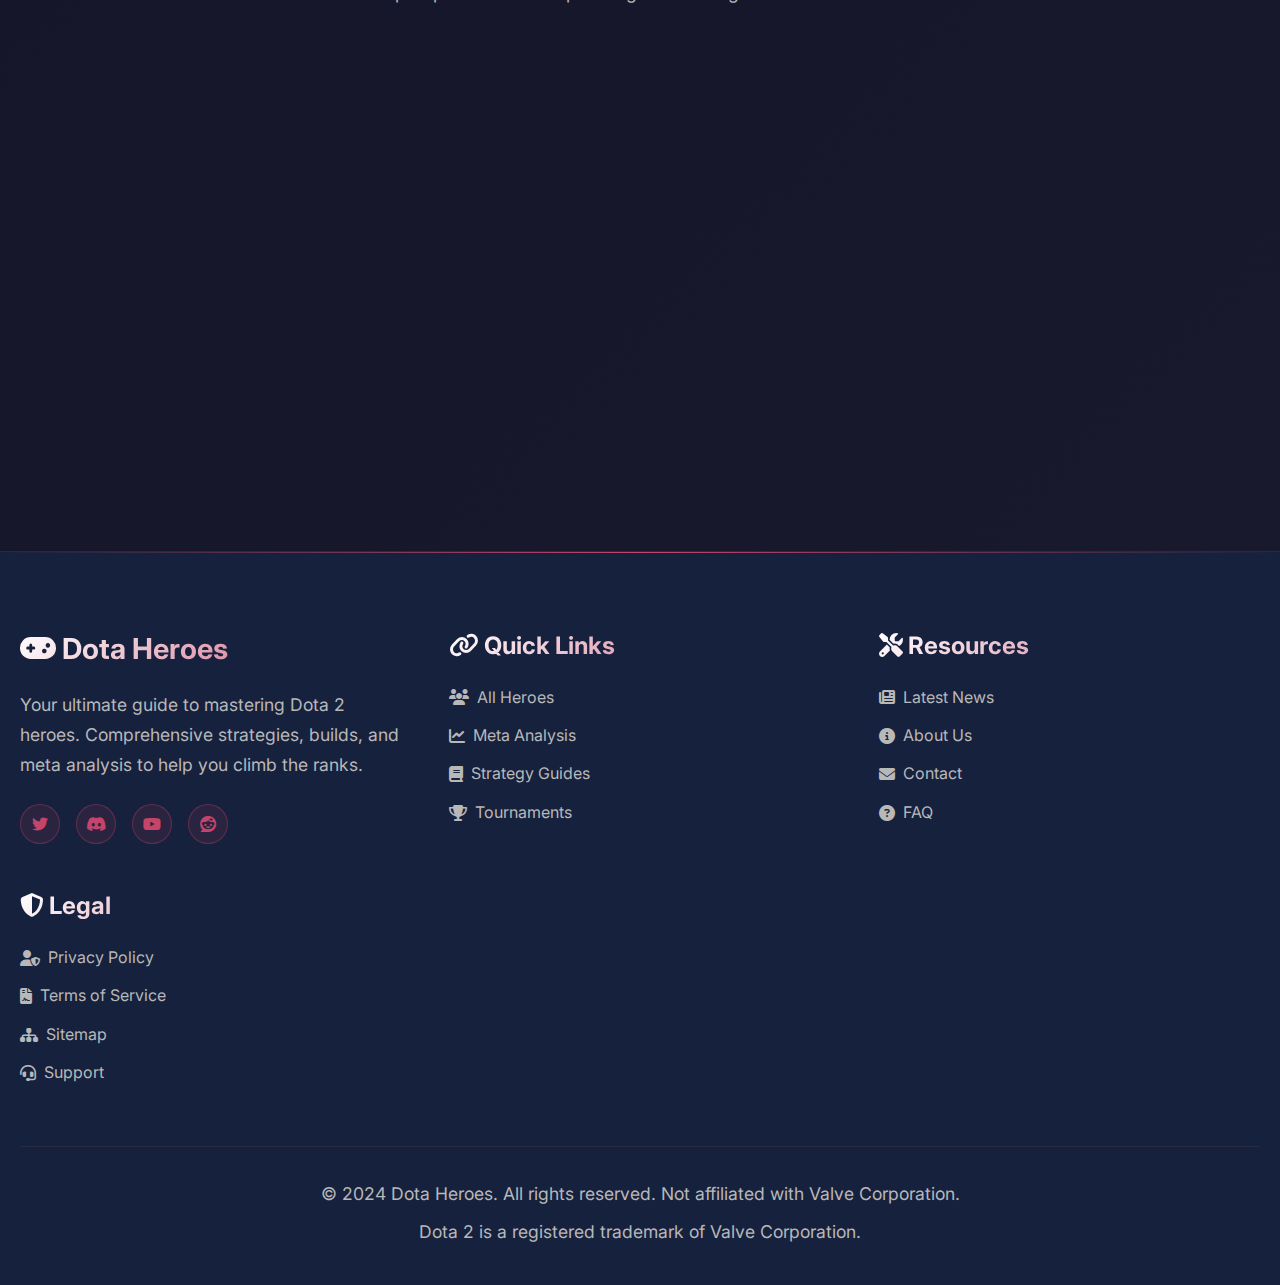
<file: meta.html>
<!DOCTYPE html>
<html lang="en">
<head>
    <meta charset="UTF-8">
    <meta name="viewport" content="width=device-width, initial-scale=1.0">
    <title>Meta Analysis - Dota 2 Current Meta & Statistics</title>
    <meta name="description" content="Comprehensive Dota 2 meta analysis, hero statistics, win rates, pick rates, and current meta trends. Stay updated with the latest competitive meta.">
    <link rel="stylesheet" href="styles/main.css">
    <link rel="stylesheet" href="styles/animations.css">
    <link href="https://fonts.googleapis.com/css2?family=Inter:wght@300;400;500;600;700;800;900&display=swap" rel="stylesheet">
    <link rel="stylesheet" href="https://cdnjs.cloudflare.com/ajax/libs/font-awesome/6.4.0/css/all.min.css">
</head>
<body>
    <!-- Floating Background Icons -->
    <div class="floating-icons">
        <div class="floating-icon" data-speed="2"><i class="fas fa-chart-line"></i></div>
        <div class="floating-icon" data-speed="1.5"><i class="fas fa-trophy"></i></div>
        <div class="floating-icon" data-speed="3"><i class="fas fa-fire"></i></div>
        <div class="floating-icon" data-speed="2.5"><i class="fas fa-bolt"></i></div>
        <div class="floating-icon" data-speed="1.8"><i class="fas fa-gem"></i></div>
        <div class="floating-icon" data-speed="2.2"><i class="fas fa-crown"></i></div>
        <div class="floating-icon" data-speed="1.2"><i class="fas fa-dragon"></i></div>
        <div class="floating-icon" data-speed="2.8"><i class="fas fa-star"></i></div>
    </div>

    <!-- Enhanced Navigation -->
    <nav class="navbar">
        <div class="nav-container">
            <div class="nav-logo">
                <i class="fas fa-gamepad"></i>
                <span>Dota Heroes</span>
            </div>
            <ul class="nav-menu">
                <li><a href="index.html"><i class="fas fa-home"></i> Home</a></li>
                <li><a href="heroes.html"><i class="fas fa-users"></i> Heroes</a></li>
                <li><a href="meta.html" class="active"><i class="fas fa-chart-line"></i> Meta</a></li>
                <li><a href="guides.html"><i class="fas fa-book"></i> Guides</a></li>
                <li><a href="tournaments.html"><i class="fas fa-trophy"></i> Tournaments</a></li>
                <li><a href="news.html"><i class="fas fa-newspaper"></i> News</a></li>
            </ul>
            <div class="nav-toggle">
                <span></span>
                <span></span>
                <span></span>
            </div>
        </div>
    </nav>

    <!-- Hero Section -->
    <section class="hero-section">
        <div class="container">
            <h1 class="hero-title">Meta Analysis</h1>
            <p class="hero-subtitle">Comprehensive analysis of the current Dota 2 meta, hero statistics, and competitive trends</p>
            
            <!-- Meta Overview Cards -->
            <div class="meta-overview">
                <div class="meta-card scroll-animate">
                    <div class="meta-icon">
                        <i class="fas fa-fire icon-pulse"></i>
                    </div>
                    <h3>Current Meta</h3>
                    <p>Fast-paced, aggressive gameplay with emphasis on early game dominance</p>
                    <div class="meta-stats">
                        <span><i class="fas fa-clock"></i> Updated: 2 hours ago</span>
                        <span><i class="fas fa-users"></i> Based on 50K+ matches</span>
                    </div>
                </div>
                
                <div class="meta-card scroll-animate">
                    <div class="meta-icon">
                        <i class="fas fa-chart-bar icon-float"></i>
                    </div>
                    <h3>Meta Score</h3>
                    <p>Overall meta stability and balance assessment</p>
                    <div class="meta-score">
                        <div class="score-circle">
                            <span class="score">8.5</span>
                            <span class="score-label">/10</span>
                        </div>
                        <span class="score-description">Very Balanced</span>
                    </div>
                </div>
                
                <div class="meta-card scroll-animate">
                    <div class="meta-icon">
                        <i class="fas fa-calendar-alt icon-glow"></i>
                    </div>
                    <h3>Patch Version</h3>
                    <p>Current game version and meta impact</p>
                    <div class="patch-info">
                        <span class="patch-version">7.35b</span>
                        <span class="patch-date">Released: Dec 15, 2024</span>
                        <span class="patch-impact">Major Changes</span>
                    </div>
                </div>
            </div>
        </div>
    </section>

    <!-- Top Heroes Section -->
    <section class="top-heroes-section">
        <div class="container">
            <h2 class="section-title">Top Meta Heroes</h2>
            <p class="section-subtitle">The most powerful and frequently picked heroes in the current meta</p>
            
            <div class="top-heroes-grid">
                <div class="top-hero-card scroll-animate">
                    <div class="hero-rank">#1</div>
                    <div class="hero-image">
                        <i class="fas fa-user-ninja"></i>
                    </div>
                    <div class="hero-info">
                        <h3>Phantom Assassin</h3>
                        <p>Deadly carry with critical strike potential</p>
                        <div class="hero-stats">
                            <div class="stat">
                                <span class="stat-label">Pick Rate</span>
                                <span class="stat-value">65.2%</span>
                            </div>
                            <div class="stat">
                                <span class="stat-label">Win Rate</span>
                                <span class="stat-value">54.8%</span>
                            </div>
                            <div class="stat">
                                <span class="stat-label">Ban Rate</span>
                                <span class="stat-value">23.1%</span>
                            </div>
                        </div>
                        <div class="meta-tags">
                            <span class="tag meta">Meta</span>
                            <span class="tag carry">Carry</span>
                            <span class="tag strong">Strong</span>
                        </div>
                    </div>
                </div>
                
                <div class="top-hero-card scroll-animate">
                    <div class="hero-rank">#2</div>
                    <div class="hero-image">
                        <i class="fas fa-magic"></i>
                    </div>
                    <div class="hero-info">
                        <h3>Invoker</h3>
                        <p>Master of the Elements with complex spell combinations</p>
                        <div class="hero-stats">
                            <div class="stat">
                                <span class="stat-label">Pick Rate</span>
                                <span class="stat-value">58.7%</span>
                            </div>
                            <div class="stat">
                                <span class="stat-label">Win Rate</span>
                                <span class="stat-value">52.3%</span>
                            </div>
                            <div class="stat">
                                <span class="stat-label">Ban Rate</span>
                                <span class="stat-value">18.9%</span>
                            </div>
                        </div>
                        <div class="meta-tags">
                            <span class="tag meta">Meta</span>
                            <span class="tag mid">Mid</span>
                            <span class="tag complex">Complex</span>
                        </div>
                    </div>
                </div>
                
                <div class="top-hero-card scroll-animate">
                    <div class="hero-rank">#3</div>
                    <div class="hero-image">
                        <i class="fas fa-snowflake"></i>
                    </div>
                    <div class="hero-info">
                        <h3>Crystal Maiden</h3>
                        <p>Frost sorceress providing team support and control</p>
                        <div class="hero-stats">
                            <div class="stat">
                                <span class="stat-label">Pick Rate</span>
                                <span class="stat-value">52.1%</span>
                            </div>
                            <div class="stat">
                                <span class="stat-label">Win Rate</span>
                                <span class="stat-value">51.7%</span>
                            </div>
                            <div class="stat">
                                <span class="stat-label">Ban Rate</span>
                                <span class="stat-value">12.4%</span>
                            </div>
                        </div>
                        <div class="meta-tags">
                            <span class="tag meta">Meta</span>
                            <span class="tag support">Support</span>
                            <span class="tag beginner">Beginner</span>
                        </div>
                    </div>
                </div>
            </div>
        </div>
    </section>

    <!-- Meta Statistics Section -->
    <section class="meta-stats-section">
        <div class="container">
            <h2 class="section-title">Meta Statistics</h2>
            <p class="section-subtitle">Detailed statistics and trends from the current meta</p>
            
            <div class="stats-grid">
                <div class="stat-card scroll-animate-left">
                    <h3><i class="fas fa-chart-pie"></i> Role Distribution</h3>
                    <div class="role-stats">
                        <div class="role-item">
                            <span class="role-name">Carry</span>
                            <div class="role-bar">
                                <div class="role-fill" style="width: 35%"></div>
                            </div>
                            <span class="role-percentage">35%</span>
                        </div>
                        <div class="role-item">
                            <span class="role-name">Support</span>
                            <div class="role-bar">
                                <div class="role-fill" style="width: 40%"></div>
                            </div>
                            <span class="role-percentage">40%</span>
                        </div>
                        <div class="role-item">
                            <span class="role-name">Mid</span>
                            <div class="role-bar">
                                <div class="role-fill" style="width: 20%"></div>
                            </div>
                            <span class="role-percentage">20%</span>
                        </div>
                        <div class="role-item">
                            <span class="role-name">Offlane</span>
                            <div class="role-bar">
                                <div class="role-fill" style="width: 15%"></div>
                            </div>
                            <span class="role-percentage">15%</span>
                        </div>
                    </div>
                </div>
                
                <div class="stat-card scroll-animate">
                    <h3><i class="fas fa-clock"></i> Game Duration</h3>
                    <div class="duration-stats">
                        <div class="duration-item">
                            <span class="duration-label">Average Game Time</span>
                            <span class="duration-value">32:45</span>
                        </div>
                        <div class="duration-item">
                            <span class="duration-label">Fastest Victory</span>
                            <span class="duration-value">18:23</span>
                        </div>
                        <div class="duration-item">
                            <span class="duration-label">Longest Game</span>
                            <span class="duration-value">1:15:42</span>
                        </div>
                        <div class="duration-trend">
                            <span class="trend-label">Trend</span>
                            <span class="trend-value positive"><i class="fas fa-arrow-up"></i> Games getting faster</span>
                        </div>
                    </div>
                </div>
                
                <div class="stat-card scroll-animate-right">
                    <h3><i class="fas fa-trophy"></i> Win Rate Analysis</h3>
                    <div class="winrate-stats">
                        <div class="winrate-item">
                            <span class="winrate-label">Radiant Win Rate</span>
                            <span class="winrate-value">51.2%</span>
                        </div>
                        <div class="winrate-item">
                            <span class="winrate-label">Dire Win Rate</span>
                            <span class="winrate-value">48.8%</span>
                        </div>
                        <div class="winrate-item">
                            <span class="winrate-label">First Blood Impact</span>
                            <span class="winrate-value">+12.3%</span>
                        </div>
                        <div class="winrate-item">
                            <span class="winrate-label">Roshan Impact</span>
                            <span class="winrate-value">+18.7%</span>
                        </div>
                    </div>
                </div>
            </div>
        </div>
    </section>

    <!-- Meta Trends Section -->
    <section class="meta-trends-section">
        <div class="container">
            <h2 class="section-title">Meta Trends</h2>
            <p class="section-subtitle">How the meta has evolved over the past few patches</p>
            
            <div class="trends-grid">
                <div class="trend-card scroll-animate-left">
                    <h3><i class="fas fa-arrow-trend-up"></i> Rising Heroes</h3>
                    <div class="trend-list">
                        <div class="trend-item rising">
                            <span class="hero-name">Omniknight</span>
                            <span class="trend-change">+15.2%</span>
                            <span class="trend-reason">Strong healing meta</span>
                        </div>
                        <div class="trend-item rising">
                            <span class="hero-name">Wraith King</span>
                            <span class="trend-change">+12.8%</span>
                            <span class="trend-reason">Item buffs</span>
                        </div>
                        <div class="trend-item rising">
                            <span class="hero-name">Lich</span>
                            <span class="trend-change">+9.4%</span>
                            <span class="trend-reason">Support meta shift</span>
                        </div>
                    </div>
                </div>
                
                <div class="trend-card scroll-animate">
                    <h3><i class="fas fa-arrow-trend-down"></i> Falling Heroes</h3>
                    <div class="trend-list">
                        <div class="trend-item falling">
                            <span class="hero-name">Pudge</span>
                            <span class="trend-change">-8.7%</span>
                            <span class="trend-reason">Hook nerf</span>
                        </div>
                        <div class="trend-item falling">
                            <span class="hero-name">Techies</span>
                            <span class="trend-change">-12.3%</span>
                            <span class="trend-reason">Mine damage reduction</span>
                        </div>
                        <div class="trend-item falling">
                            <span class="hero-name">Meepo</span>
                            <span class="trend-change">-6.9%</span>
                            <span class="trend-reason">Micro complexity</span>
                        </div>
                    </div>
                </div>
                
                <div class="trend-card scroll-animate-right">
                    <h3><i class="fas fa-balance-scale"></i> Meta Shifts</h3>
                    <div class="shift-list">
                        <div class="shift-item">
                            <span class="shift-title">Early Game Focus</span>
                            <span class="shift-description">Teams prioritizing early aggression and map control</span>
                            <span class="shift-impact">High Impact</span>
                        </div>
                        <div class="shift-item">
                            <span class="shift-title">Support Economy</span>
                            <span class="shift-description">Supports getting more farm and items</span>
                            <span class="shift-impact">Medium Impact</span>
                        </div>
                        <div class="shift-item">
                            <span class="shift-title">Teamfight Meta</span>
                            <span class="shift-description">5v5 teamfights becoming more common</span>
                            <span class="shift-impact">High Impact</span>
                        </div>
                    </div>
                </div>
            </div>
        </div>
    </section>

    <!-- Counter Picks Section -->
    <section class="counter-picks-section">
        <div class="container">
            <h2 class="section-title">Counter Pick Analysis</h2>
            <p class="section-subtitle">Essential counter picks and hero matchups in the current meta</p>
            
            <div class="counter-grid">
                <div class="counter-card scroll-animate">
                    <div class="counter-hero">
                        <i class="fas fa-user-ninja"></i>
                        <h3>Phantom Assassin</h3>
                    </div>
                    <div class="counters">
                        <h4>Strong Counters</h4>
                        <div class="counter-list">
                            <div class="counter-item">
                                <span class="counter-name">Axe</span>
                                <span class="counter-winrate">68.2%</span>
                            </div>
                            <div class="counter-item">
                                <span class="counter-name">Timbersaw</span>
                                <span class="counter-winrate">65.7%</span>
                            </div>
                            <div class="counter-item">
                                <span class="counter-name">Bristleback</span>
                                <span class="counter-winrate">62.9%</span>
                            </div>
                        </div>
                    </div>
                </div>
                
                <div class="counter-card scroll-animate">
                    <div class="counter-hero">
                        <i class="fas fa-magic"></i>
                        <h3>Invoker</h3>
                    </div>
                    <div class="counters">
                        <h4>Strong Counters</h4>
                        <div class="counter-list">
                            <div class="counter-item">
                                <span class="counter-name">Anti-Mage</span>
                                <span class="counter-winrate">71.3%</span>
                            </div>
                            <div class="counter-item">
                                <span class="counter-name">Storm Spirit</span>
                                <span class="counter-winrate">67.8%</span>
                            </div>
                            <div class="counter-item">
                                <span class="counter-name">Queen of Pain</span>
                                <span class="counter-winrate">64.2%</span>
                            </div>
                        </div>
                    </div>
                </div>
                
                <div class="counter-card scroll-animate">
                    <div class="counter-hero">
                        <i class="fas fa-snowflake"></i>
                        <h3>Crystal Maiden</h3>
                    </div>
                    <div class="counters">
                        <h4>Strong Counters</h4>
                        <div class="counter-list">
                            <div class="counter-item">
                                <span class="counter-name">Slark</span>
                                <span class="counter-winrate">69.1%</span>
                            </div>
                            <div class="counter-item">
                                <span class="counter-name">Riki</span>
                                <span class="counter-winrate">66.4%</span>
                            </div>
                            <div class="counter-item">
                                <span class="counter-name">Bounty Hunter</span>
                                <span class="counter-winrate">63.7%</span>
                            </div>
                        </div>
                    </div>
                </div>
            </div>
        </div>
    </section>

    <!-- Pro Meta Section -->
    <section class="pro-meta-section">
        <div class="container">
            <h2 class="section-title">Professional Meta</h2>
            <p class="section-subtitle">Meta trends from professional tournaments and high-level play</p>
            
            <div class="pro-meta-grid">
                <div class="pro-card scroll-animate-left">
                    <h3><i class="fas fa-crown"></i> Pro Favorites</h3>
                    <div class="pro-heroes">
                        <div class="pro-hero">
                            <span class="hero-name">Phantom Assassin</span>
                            <span class="pick-rate">78.3%</span>
                            <span class="win-rate">56.2%</span>
                        </div>
                        <div class="pro-hero">
                            <span class="hero-name">Invoker</span>
                            <span class="pick-rate">72.1%</span>
                            <span class="win-rate">54.8%</span>
                        </div>
                        <div class="pro-hero">
                            <span class="hero-name">Crystal Maiden</span>
                            <span class="pick-rate">68.9%</span>
                            <span class="win-rate">52.7%</span>
                        </div>
                    </div>
                </div>
                
                <div class="pro-card scroll-animate">
                    <h3><i class="fas fa-ban"></i> Pro Bans</h3>
                    <div class="pro-bans">
                        <div class="ban-hero">
                            <span class="hero-name">Pudge</span>
                            <span class="ban-rate">45.2%</span>
                            <span class="ban-reason">Hook mechanics</span>
                        </div>
                        <div class="ban-hero">
                            <span class="hero-name">Techies</span>
                            <span class="ban-rate">42.8%</span>
                            <span class="ban-reason">Game disruption</span>
                        </div>
                        <div class="ban-hero">
                            <span class="hero-name">Meepo</span>
                            <span class="ban-rate">38.5%</span>
                            <span class="ban-reason">Micro complexity</span>
                        </div>
                    </div>
                </div>
                
                <div class="pro-card scroll-animate-right">
                    <h3><i class="fas fa-trophy"></i> Tournament Stats</h3>
                    <div class="tournament-stats">
                        <div class="tournament-stat">
                            <span class="stat-label">Average Game Time</span>
                            <span class="stat-value">28:45</span>
                        </div>
                        <div class="tournament-stat">
                            <span class="stat-label">First Blood Rate</span>
                            <span class="stat-value">89.2%</span>
                        </div>
                        <div class="tournament-stat">
                            <span class="stat-label">Roshan Kills</span>
                            <span class="stat-value">2.3 per game</span>
                        </div>
                    </div>
                </div>
            </div>
        </div>
    </section>

    <!-- Meta Predictions Section -->
    <section class="predictions-section">
        <div class="container">
            <h2 class="section-title">Meta Predictions</h2>
            <p class="section-subtitle">Expert predictions for upcoming meta changes and hero balance</p>
            
            <div class="predictions-grid">
                <div class="prediction-card scroll-animate">
                    <div class="prediction-header">
                        <i class="fas fa-crystal-ball"></i>
                        <h3>Next Patch Predictions</h3>
                    </div>
                    <div class="prediction-content">
                        <div class="prediction-item">
                            <span class="prediction-text">Phantom Assassin likely to receive minor nerfs</span>
                            <span class="prediction-confidence">85%</span>
                        </div>
                        <div class="prediction-item">
                            <span class="prediction-text">Support heroes getting buffs</span>
                            <span class="prediction-confidence">72%</span>
                        </div>
                        <div class="prediction-item">
                            <span class="prediction-text">New hero announcement</span>
                            <span class="prediction-confidence">60%</span>
                        </div>
                    </div>
                </div>
                
                <div class="prediction-card scroll-animate">
                    <div class="prediction-header">
                        <i class="fas fa-chart-line"></i>
                        <h3>Meta Evolution</h3>
                    </div>
                    <div class="prediction-content">
                        <div class="prediction-item">
                            <span class="prediction-text">Shift towards late-game carries</span>
                            <span class="prediction-confidence">78%</span>
                        </div>
                        <div class="prediction-item">
                            <span class="prediction-text">More emphasis on team coordination</span>
                            <span class="prediction-confidence">91%</span>
                        </div>
                        <div class="prediction-item">
                            <span class="prediction-text">Rise of utility supports</span>
                            <span class="prediction-confidence">67%</span>
                        </div>
                    </div>
                </div>
            </div>
        </div>
    </section>

    <!-- Enhanced Footer -->
    <footer class="footer">
        <div class="container">
            <div class="footer-content">
                <div class="footer-section">
                    <h3><i class="fas fa-gamepad"></i> Dota Heroes</h3>
                    <p>Your ultimate guide to mastering Dota 2 heroes. Comprehensive strategies, builds, and meta analysis to help you climb the ranks.</p>
                    <div class="social-links">
                        <a href="#" class="social-link"><i class="fab fa-twitter"></i></a>
                        <a href="#" class="social-link"><i class="fab fa-discord"></i></a>
                        <a href="#" class="social-link"><i class="fab fa-youtube"></i></a>
                        <a href="#" class="social-link"><i class="fab fa-reddit"></i></a>
                    </div>
                </div>
                <div class="footer-section">
                    <h4><i class="fas fa-link"></i> Quick Links</h4>
                    <ul>
                        <li><a href="heroes.html"><i class="fas fa-users"></i> All Heroes</a></li>
                        <li><a href="meta.html"><i class="fas fa-chart-line"></i> Meta Analysis</a></li>
                        <li><a href="guides.html"><i class="fas fa-book"></i> Strategy Guides</a></li>
                        <li><a href="tournaments.html"><i class="fas fa-trophy"></i> Tournaments</a></li>
                    </ul>
                </div>
                <div class="footer-section">
                    <h4><i class="fas fa-tools"></i> Resources</h4>
                    <ul>
                        <li><a href="news.html"><i class="fas fa-newspaper"></i> Latest News</a></li>
                        <li><a href="about.html"><i class="fas fa-info-circle"></i> About Us</a></li>
                        <li><a href="contact.html"><i class="fas fa-envelope"></i> Contact</a></li>
                        <li><a href="faq.html"><i class="fas fa-question-circle"></i> FAQ</a></li>
                    </ul>
                </div>
                <div class="footer-section">
                    <h4><i class="fas fa-shield-alt"></i> Legal</h4>
                    <ul>
                        <li><a href="privacy.html"><i class="fas fa-user-shield"></i> Privacy Policy</a></li>
                        <li><a href="terms.html"><i class="fas fa-file-contract"></i> Terms of Service</a></li>
                        <li><a href="sitemap.html"><i class="fas fa-sitemap"></i> Sitemap</a></li>
                        <li><a href="support.html"><i class="fas fa-headset"></i> Support</a></li>
                    </ul>
                </div>
            </div>
            <div class="footer-bottom">
                <p>&copy; 2024 Dota Heroes. All rights reserved. Not affiliated with Valve Corporation.</p>
                <p>Dota 2 is a registered trademark of Valve Corporation.</p>
            </div>
        </div>
    </footer>

    <script src="js/main.js"></script>
    <script src="js/animations.js"></script>
</body>
</html>
</file>
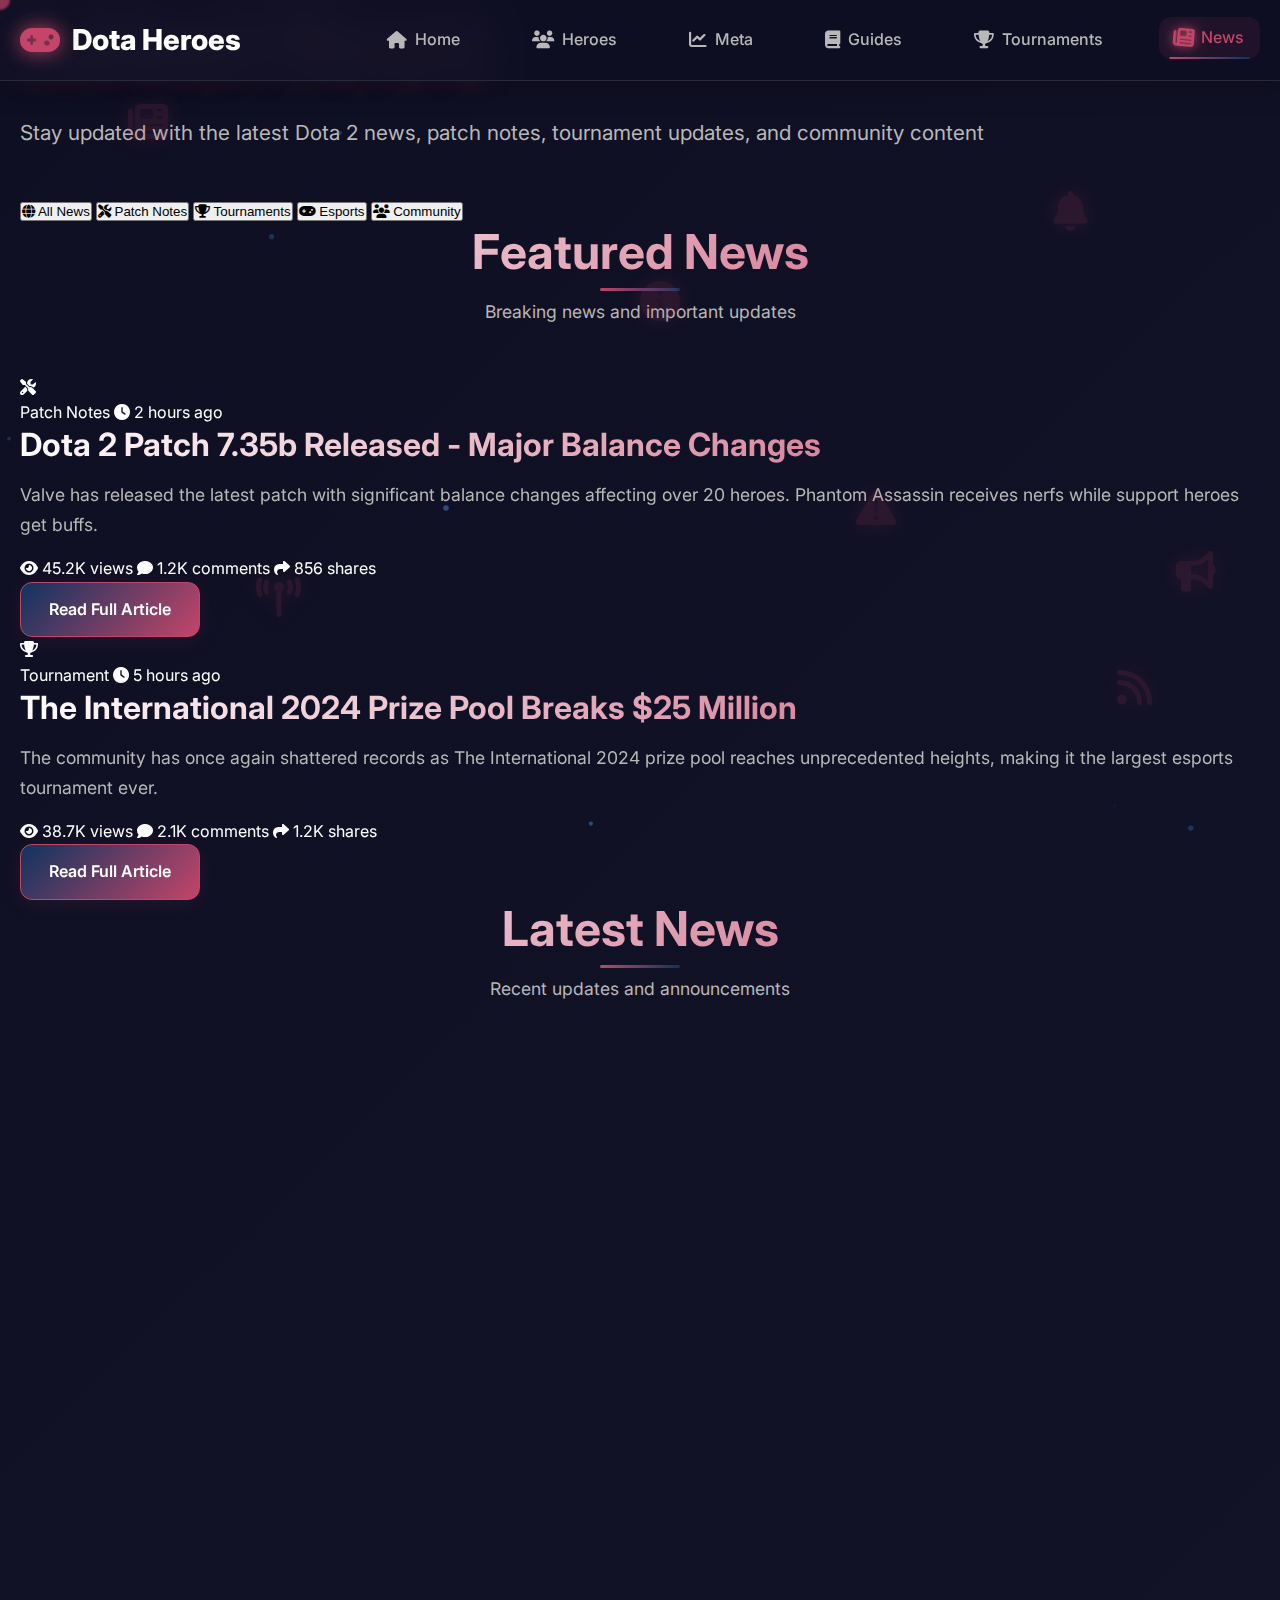
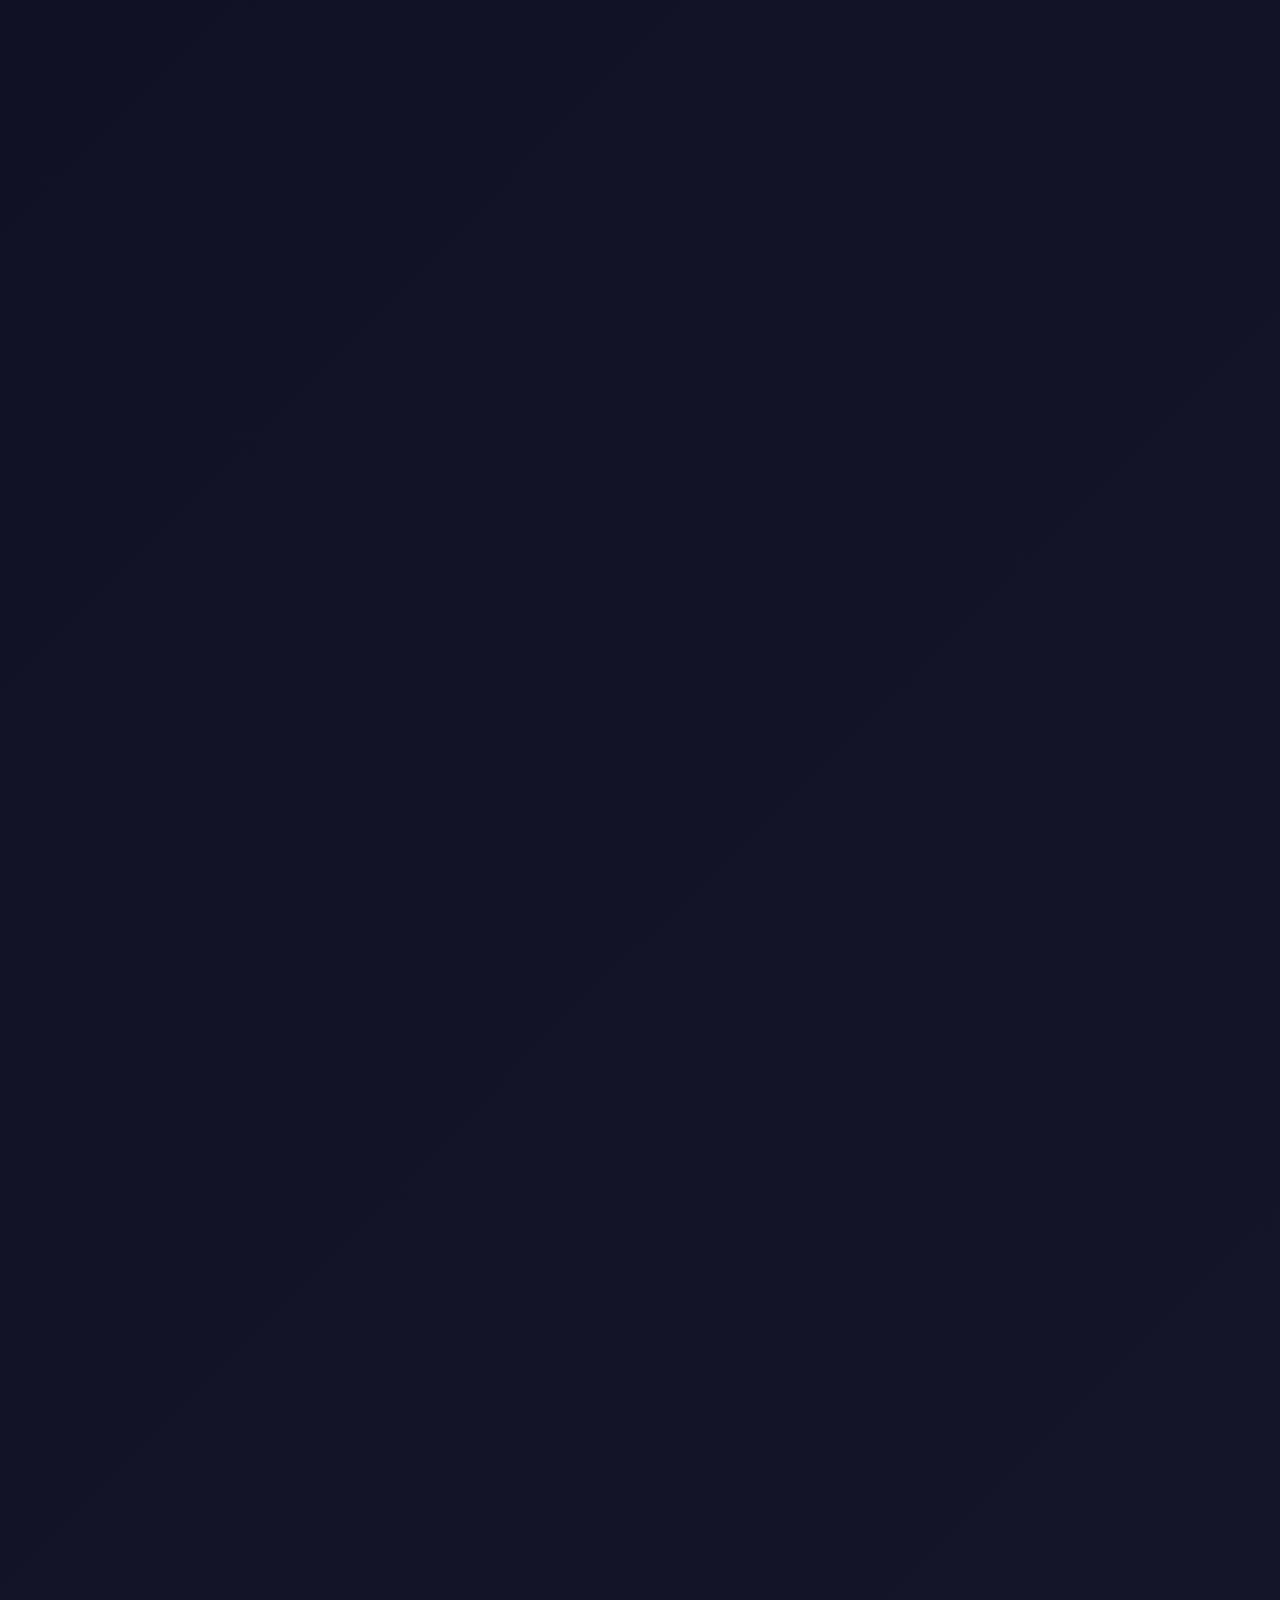
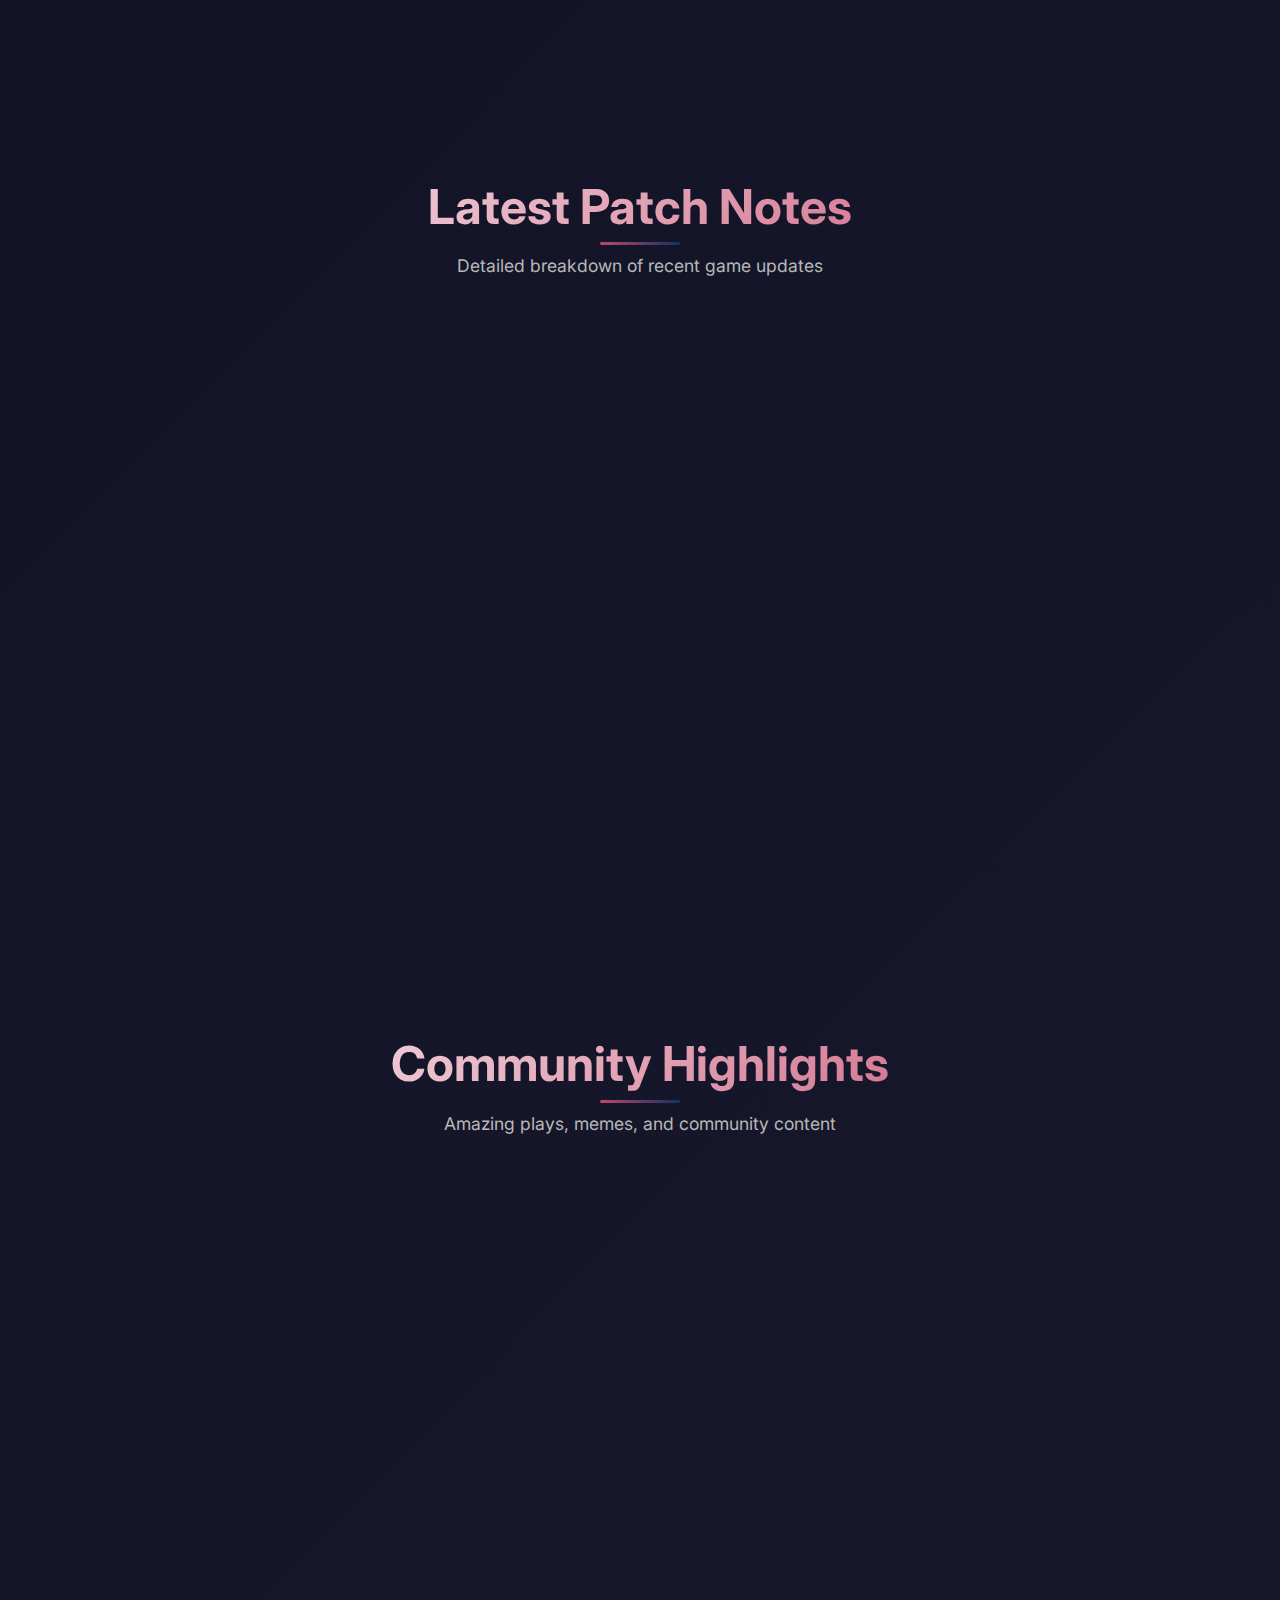
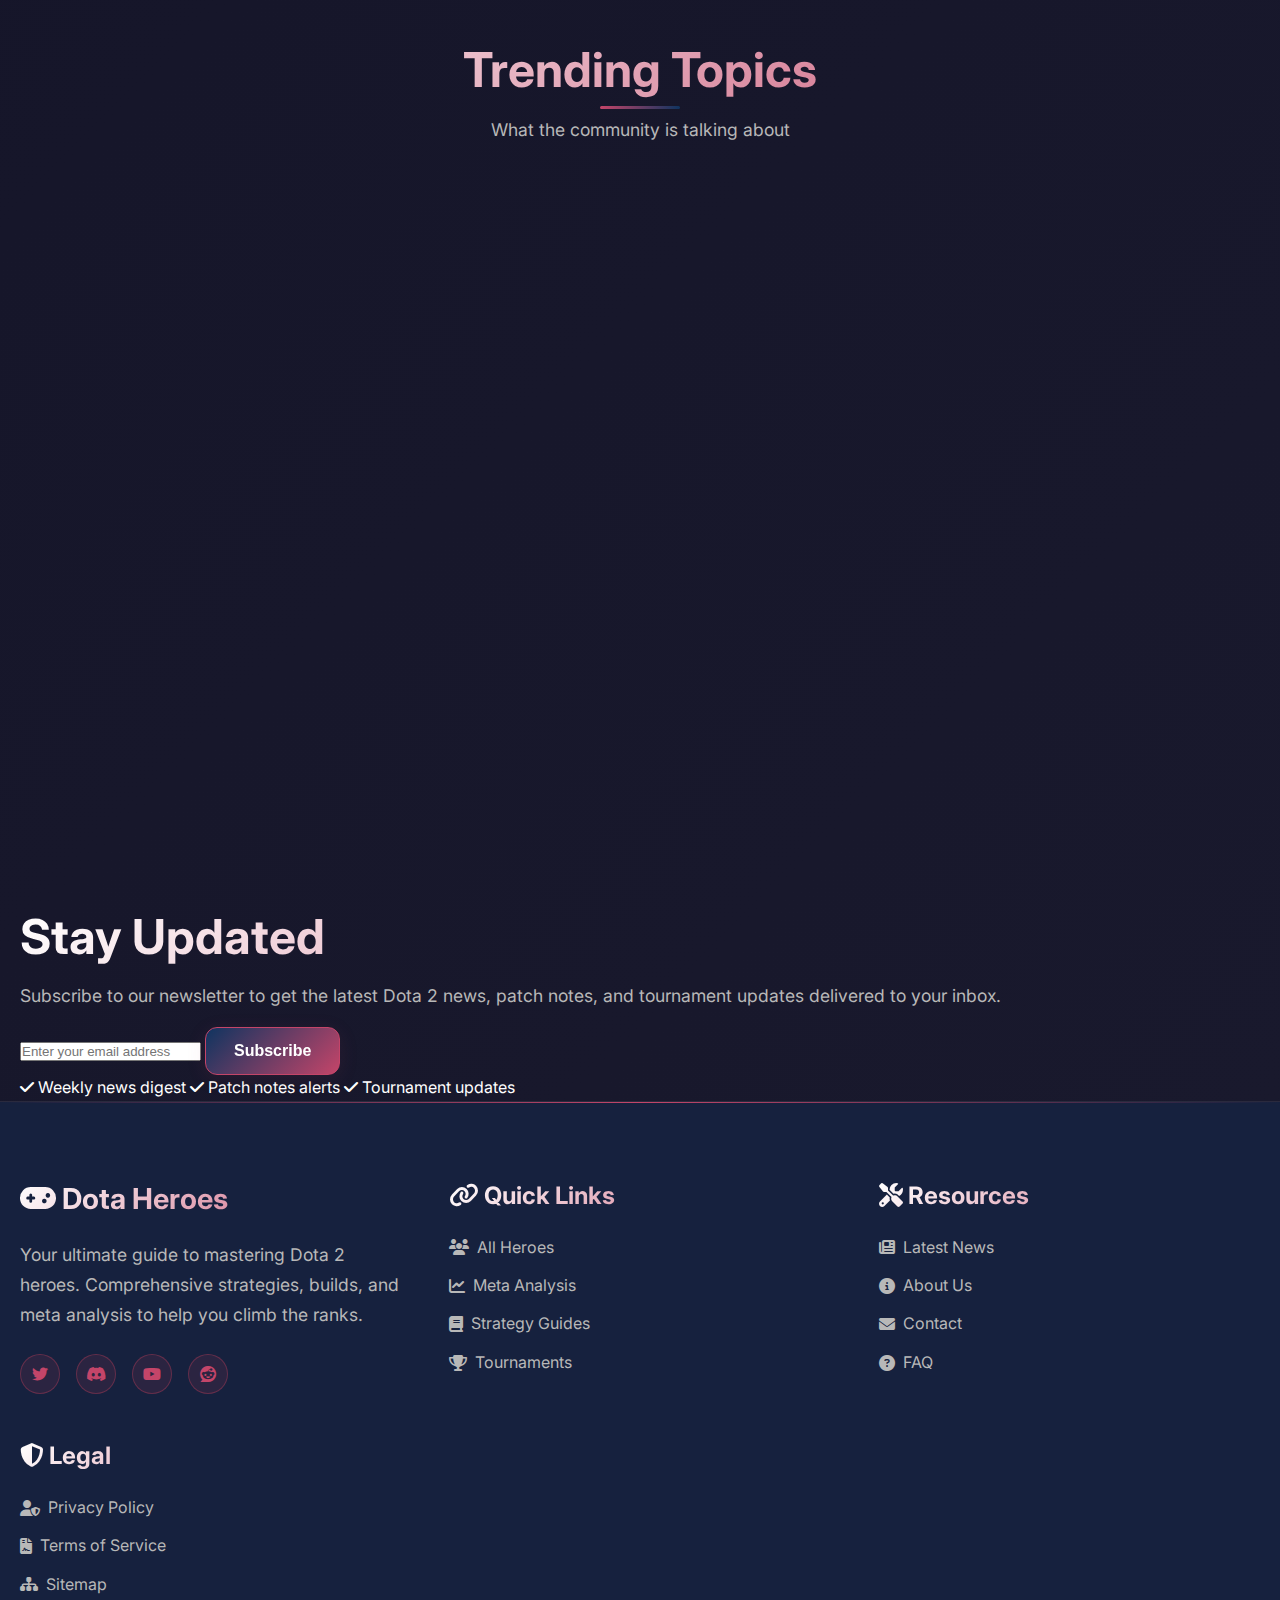
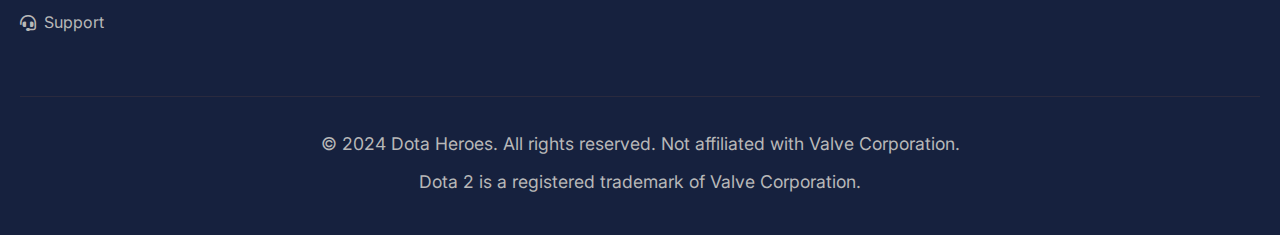
<file: news.html>
<!DOCTYPE html>
<html lang="en">
<head>
    <meta charset="UTF-8">
    <meta name="viewport" content="width=device-width, initial-scale=1.0">
    <title>News - Latest Dota 2 Updates, Patch Notes & Community News</title>
    <meta name="description" content="Stay updated with the latest Dota 2 news, patch notes, tournament updates, and community content. Get breaking news and in-depth analysis.">
    <link rel="stylesheet" href="styles/main.css">
    <link rel="stylesheet" href="styles/animations.css">
    <link href="https://fonts.googleapis.com/css2?family=Inter:wght@300;400;500;600;700;800;900&display=swap" rel="stylesheet">
    <link rel="stylesheet" href="https://cdnjs.cloudflare.com/ajax/libs/font-awesome/6.4.0/css/all.min.css">
</head>
<body>
    <!-- Floating Background Icons -->
    <div class="floating-icons">
        <div class="floating-icon" data-speed="2"><i class="fas fa-newspaper"></i></div>
        <div class="floating-icon" data-speed="1.5"><i class="fas fa-bell"></i></div>
        <div class="floating-icon" data-speed="3"><i class="fas fa-broadcast-tower"></i></div>
        <div class="floating-icon" data-speed="2.5"><i class="fas fa-rss"></i></div>
        <div class="floating-icon" data-speed="1.8"><i class="fas fa-megaphone"></i></div>
        <div class="floating-icon" data-speed="2.2"><i class="fas fa-bullhorn"></i></div>
        <div class="floating-icon" data-speed="1.2"><i class="fas fa-info-circle"></i></div>
        <div class="floating-icon" data-speed="2.8"><i class="fas fa-exclamation-triangle"></i></div>
    </div>

    <!-- Enhanced Navigation -->
    <nav class="navbar">
        <div class="nav-container">
            <div class="nav-logo">
                <i class="fas fa-gamepad"></i>
                <span>Dota Heroes</span>
            </div>
            <ul class="nav-menu">
                <li><a href="index.html"><i class="fas fa-home"></i> Home</a></li>
                <li><a href="heroes.html"><i class="fas fa-users"></i> Heroes</a></li>
                <li><a href="meta.html"><i class="fas fa-chart-line"></i> Meta</a></li>
                <li><a href="guides.html"><i class="fas fa-book"></i> Guides</a></li>
                <li><a href="tournaments.html"><i class="fas fa-trophy"></i> Tournaments</a></li>
                <li><a href="news.html" class="active"><i class="fas fa-newspaper"></i> News</a></li>
            </ul>
            <div class="nav-toggle">
                <span></span>
                <span></span>
                <span></span>
            </div>
        </div>
    </nav>

    <!-- Hero Section -->
    <section class="hero-section">
        <div class="container">
            <h1 class="hero-title">Latest News</h1>
            <p class="hero-subtitle">Stay updated with the latest Dota 2 news, patch notes, tournament updates, and community content</p>
            
            <!-- News Categories -->
            <div class="news-categories">
                <button class="category-btn active" data-category="all">
                    <i class="fas fa-globe"></i> All News
                </button>
                <button class="category-btn" data-category="patches">
                    <i class="fas fa-tools"></i> Patch Notes
                </button>
                <button class="category-btn" data-category="tournaments">
                    <i class="fas fa-trophy"></i> Tournaments
                </button>
                <button class="category-btn" data-category="esports">
                    <i class="fas fa-gamepad"></i> Esports
                </button>
                <button class="category-btn" data-category="community">
                    <i class="fas fa-users"></i> Community
                </button>
            </div>
        </div>
    </section>

    <!-- Featured News Section -->
    <section class="featured-news-section">
        <div class="container">
            <h2 class="section-title">Featured News</h2>
            <p class="section-subtitle">Breaking news and important updates</p>
            
            <div class="featured-news-grid">
                <div class="featured-article scroll-animate">
                    <div class="article-image">
                        <i class="fas fa-tools"></i>
                    </div>
                    <div class="article-content">
                        <div class="article-meta">
                            <span class="category patch">Patch Notes</span>
                            <span class="date"><i class="fas fa-clock"></i> 2 hours ago</span>
                        </div>
                        <h3>Dota 2 Patch 7.35b Released - Major Balance Changes</h3>
                        <p>Valve has released the latest patch with significant balance changes affecting over 20 heroes. Phantom Assassin receives nerfs while support heroes get buffs.</p>
                        <div class="article-stats">
                            <span><i class="fas fa-eye"></i> 45.2K views</span>
                            <span><i class="fas fa-comment"></i> 1.2K comments</span>
                            <span><i class="fas fa-share"></i> 856 shares</span>
                        </div>
                        <a href="#" class="btn btn-primary">Read Full Article</a>
                    </div>
                </div>
                
                <div class="featured-article scroll-animate">
                    <div class="article-image">
                        <i class="fas fa-trophy"></i>
                    </div>
                    <div class="article-content">
                        <div class="article-meta">
                            <span class="category tournament">Tournament</span>
                            <span class="date"><i class="fas fa-clock"></i> 5 hours ago</span>
                        </div>
                        <h3>The International 2024 Prize Pool Breaks $25 Million</h3>
                        <p>The community has once again shattered records as The International 2024 prize pool reaches unprecedented heights, making it the largest esports tournament ever.</p>
                        <div class="article-stats">
                            <span><i class="fas fa-eye"></i> 38.7K views</span>
                            <span><i class="fas fa-comment"></i> 2.1K comments</span>
                            <span><i class="fas fa-share"></i> 1.2K shares</span>
                        </div>
                        <a href="#" class="btn btn-primary">Read Full Article</a>
                    </div>
                </div>
            </div>
        </div>
    </section>

    <!-- Latest News Section -->
    <section class="latest-news-section">
        <div class="container">
            <h2 class="section-title">Latest News</h2>
            <p class="section-subtitle">Recent updates and announcements</p>
            
            <div class="news-grid">
                <article class="news-card scroll-animate">
                    <div class="news-image">
                        <i class="fas fa-user-plus"></i>
                    </div>
                    <div class="news-content">
                        <div class="news-meta">
                            <span class="category esports">Esports</span>
                            <span class="date">6 hours ago</span>
                        </div>
                        <h3>Team Spirit Announces New Roster Changes</h3>
                        <p>The reigning TI champions have made significant roster changes ahead of the new season, bringing in fresh talent to maintain their dominance.</p>
                        <div class="news-footer">
                            <span class="author">By EsportsReporter</span>
                            <span class="read-time">5 min read</span>
                        </div>
                    </div>
                </article>
                
                <article class="news-card scroll-animate">
                    <div class="news-image">
                        <i class="fas fa-gamepad"></i>
                    </div>
                    <div class="news-content">
                        <div class="news-meta">
                            <span class="category community">Community</span>
                            <span class="date">8 hours ago</span>
                        </div>
                        <h3>Community Workshop Winners Announced</h3>
                        <p>Valve has announced the winners of the latest community workshop contest, with amazing new cosmetic items coming to the game.</p>
                        <div class="news-footer">
                            <span class="author">By CommunityManager</span>
                            <span class="read-time">3 min read</span>
                        </div>
                    </div>
                </article>
                
                <article class="news-card scroll-animate">
                    <div class="news-image">
                        <i class="fas fa-chart-line"></i>
                    </div>
                    <div class="news-content">
                        <div class="news-meta">
                            <span class="category meta">Meta Analysis</span>
                            <span class="date">12 hours ago</span>
                        </div>
                        <h3>Meta Shift: Support Heroes Rise in Popularity</h3>
                        <p>Recent tournament data shows a significant shift towards support-focused strategies, with utility heroes becoming more valuable than ever.</p>
                        <div class="news-footer">
                            <span class="author">By MetaAnalyst</span>
                            <span class="read-time">7 min read</span>
                        </div>
                    </div>
                </article>
                
                <article class="news-card scroll-animate">
                    <div class="news-image">
                        <i class="fas fa-bug"></i>
                    </div>
                    <div class="news-content">
                        <div class="news-meta">
                            <span class="category patch">Bug Fixes</span>
                            <span class="date">1 day ago</span>
                        </div>
                        <h3>Critical Bug Fixes in Latest Hotfix</h3>
                        <p>Valve has released a hotfix addressing several critical bugs that were affecting gameplay, including the infamous Invoker spell bug.</p>
                        <div class="news-footer">
                            <span class="author">By DevTeam</span>
                            <span class="read-time">2 min read</span>
                        </div>
                    </div>
                </article>
                
                <article class="news-card scroll-animate">
                    <div class="news-image">
                        <i class="fas fa-award"></i>
                    </div>
                    <div class="news-content">
                        <div class="news-meta">
                            <span class="category tournament">Tournament</span>
                            <span class="date">1 day ago</span>
                        </div>
                        <h3>ESL One Birmingham 2024: Complete Results</h3>
                        <p>Team Spirit emerges victorious at ESL One Birmingham, defeating PSG.LGD in an epic 5-game series that went down to the wire.</p>
                        <div class="news-footer">
                            <span class="author">By TournamentReporter</span>
                            <span class="read-time">6 min read</span>
                        </div>
                    </div>
                </article>
                
                <article class="news-card scroll-animate">
                    <div class="news-image">
                        <i class="fas fa-users"></i>
                    </div>
                    <div class="news-content">
                        <div class="news-meta">
                            <span class="category community">Community</span>
                            <span class="date">2 days ago</span>
                        </div>
                        <h3>Dota 2 Community Reaches 10 Million Active Players</h3>
                        <p>The Dota 2 community continues to grow as the game reaches a new milestone with 10 million active players worldwide.</p>
                        <div class="news-footer">
                            <span class="author">By CommunityStats</span>
                            <span class="read-time">4 min read</span>
                        </div>
                    </div>
                </article>
                
                <article class="news-card scroll-animate">
                    <div class="news-image">
                        <i class="fas fa-trophy"></i>
                    </div>
                    <div class="news-content">
                        <div class="news-meta">
                            <span class="category tournament">Tournament</span>
                            <span class="date">3 days ago</span>
                        </div>
                        <h3>New Tournament Format Announced for 2025 Season</h3>
                        <p>Valve has announced major changes to the tournament format for the upcoming 2025 DPC season, including new regional leagues.</p>
                        <div class="news-footer">
                            <span class="author">By TournamentNews</span>
                            <span class="read-time">6 min read</span>
                        </div>
                    </div>
                </article>
                
                <article class="news-card scroll-animate">
                    <div class="news-image">
                        <i class="fas fa-palette"></i>
                    </div>
                    <div class="news-content">
                        <div class="news-meta">
                            <span class="category community">Community</span>
                            <span class="date">4 days ago</span>
                        </div>
                        <h3>New Hero Arcana Set Released: Phantom Assassin</h3>
                        <p>The highly anticipated Phantom Assassin Arcana set has been released, featuring stunning visual effects and custom animations.</p>
                        <div class="news-footer">
                            <span class="author">By CosmeticsNews</span>
                            <span class="read-time">3 min read</span>
                        </div>
                    </div>
                </article>
                
                <article class="news-card scroll-animate">
                    <div class="news-image">
                        <i class="fas fa-chart-bar"></i>
                    </div>
                    <div class="news-content">
                        <div class="news-meta">
                            <span class="category meta">Meta Analysis</span>
                            <span class="date">5 days ago</span>
                        </div>
                        <h3>Pro Player Survey: Most Overpowered Heroes Revealed</h3>
                        <p>Professional players have voted on the most overpowered heroes in the current meta, with surprising results.</p>
                        <div class="news-footer">
                            <span class="author">By MetaAnalyst</span>
                            <span class="read-time">8 min read</span>
                        </div>
                    </div>
                </article>
                
                <article class="news-card scroll-animate">
                    <div class="news-image">
                        <i class="fas fa-graduation-cap"></i>
                    </div>
                    <div class="news-content">
                        <div class="news-meta">
                            <span class="category community">Community</span>
                            <span class="date">6 days ago</span>
                        </div>
                        <h3>New Coaching Program Launched for Amateur Players</h3>
                        <p>A comprehensive coaching program has been launched to help amateur players improve their skills and climb the ranks.</p>
                        <div class="news-footer">
                            <span class="author">By CommunityManager</span>
                            <span class="read-time">5 min read</span>
                        </div>
                    </div>
                </article>
                
                <article class="news-card scroll-animate">
                    <div class="news-image">
                        <i class="fas fa-server"></i>
                    </div>
                    <div class="news-content">
                        <div class="news-meta">
                            <span class="category patch">Technical</span>
                            <span class="date">1 week ago</span>
                        </div>
                        <h3>Server Infrastructure Upgrades Complete</h3>
                        <p>Major server infrastructure upgrades have been completed, resulting in improved performance and reduced latency worldwide.</p>
                        <div class="news-footer">
                            <span class="author">By TechTeam</span>
                            <span class="read-time">4 min read</span>
                        </div>
                    </div>
                </article>
            </div>
        </div>
    </section>

    <!-- Patch Notes Section -->
    <section class="patch-notes-section">
        <div class="container">
            <h2 class="section-title">Latest Patch Notes</h2>
            <p class="section-subtitle">Detailed breakdown of recent game updates</p>
            
            <div class="patch-notes-grid">
                <div class="patch-card scroll-animate">
                    <div class="patch-header">
                        <h3>Patch 7.35b</h3>
                        <span class="patch-date">December 15, 2024</span>
                        <span class="patch-type major">Major Update</span>
                    </div>
                    <div class="patch-summary">
                        <p>This patch brings significant balance changes to address the current meta and improve game balance.</p>
                    </div>
                    <div class="patch-changes">
                        <div class="change-category">
                            <h4><i class="fas fa-sword"></i> Hero Changes</h4>
                            <ul>
                                <li>Phantom Assassin: Coup de Grace crit chance reduced from 15% to 12%</li>
                                <li>Invoker: Alacrity mana cost increased from 100 to 120</li>
                                <li>Crystal Maiden: Frostbite duration increased from 1.5s to 2s</li>
                            </ul>
                        </div>
                        <div class="change-category">
                            <h4><i class="fas fa-shield"></i> Item Changes</h4>
                            <ul>
                                <li>Black King Bar: Duration reduced from 10s to 9s</li>
                                <li>Blink Dagger: Cooldown reduced from 15s to 12s</li>
                            </ul>
                        </div>
                    </div>
                    <a href="#" class="btn btn-outline">View Full Patch Notes</a>
                </div>
                
                <div class="patch-card scroll-animate">
                    <div class="patch-header">
                        <h3>Patch 7.35a</h3>
                        <span class="patch-date">December 10, 2024</span>
                        <span class="patch-type minor">Minor Update</span>
                    </div>
                    <div class="patch-summary">
                        <p>Bug fixes and minor balance adjustments to improve game stability.</p>
                    </div>
                    <div class="patch-changes">
                        <div class="change-category">
                            <h4><i class="fas fa-bug"></i> Bug Fixes</h4>
                            <ul>
                                <li>Fixed Invoker spell combination bug</li>
                                <li>Resolved Phantom Assassin blur visual issue</li>
                                <li>Fixed item tooltip display problems</li>
                            </ul>
                        </div>
                    </div>
                    <a href="#" class="btn btn-outline">View Full Patch Notes</a>
                </div>
            </div>
        </div>
    </section>

    <!-- Community Highlights Section -->
    <section class="community-highlights-section">
        <div class="container">
            <h2 class="section-title">Community Highlights</h2>
            <p class="section-subtitle">Amazing plays, memes, and community content</p>
            
            <div class="community-grid">
                <div class="community-card scroll-animate">
                    <div class="community-image">
                        <i class="fas fa-play"></i>
                    </div>
                    <div class="community-content">
                        <h3>Epic 1v5 Team Wipe by Miracle-</h3>
                        <p>Watch as Miracle- pulls off an incredible 1v5 team wipe with Phantom Assassin in a professional match.</p>
                        <div class="community-meta">
                            <span class="views">2.1M views</span>
                            <span class="likes">45K likes</span>
                            <span class="category">Pro Play</span>
                        </div>
                    </div>
                </div>
                
                <div class="community-card scroll-animate">
                    <div class="community-image">
                        <i class="fas fa-laugh"></i>
                    </div>
                    <div class="community-content">
                        <h3>Best Dota 2 Memes of the Week</h3>
                        <p>A compilation of the funniest Dota 2 memes and jokes from the community this week.</p>
                        <div class="community-meta">
                            <span class="views">850K views</span>
                            <span class="likes">23K likes</span>
                            <span class="category">Memes</span>
                        </div>
                    </div>
                </div>
                
                <div class="community-card scroll-animate">
                    <div class="community-image">
                        <i class="fas fa-palette"></i>
                    </div>
                    <div class="community-content">
                        <h3>Amazing Fan Art: Invoker Cosplay</h3>
                        <p>Incredible cosplay of Invoker by a talented community member, featuring all the intricate details.</p>
                        <div class="community-meta">
                            <span class="views">320K views</span>
                            <span class="likes">12K likes</span>
                            <span class="category">Fan Art</span>
                        </div>
                    </div>
                </div>
            </div>
        </div>
    </section>

    <!-- Trending Topics Section -->
    <section class="trending-topics-section">
        <div class="container">
            <h2 class="section-title">Trending Topics</h2>
            <p class="section-subtitle">What the community is talking about</p>
            
            <div class="trending-grid">
                <div class="trending-topic scroll-animate">
                    <div class="topic-header">
                        <span class="topic-rank">#1</span>
                        <span class="topic-tag">#PhantomAssassinNerf</span>
                        <span class="topic-posts">15.2K posts</span>
                    </div>
                    <p>Community reaction to the latest Phantom Assassin nerfs in patch 7.35b</p>
                </div>
                
                <div class="trending-topic scroll-animate">
                    <div class="topic-header">
                        <span class="topic-rank">#2</span>
                        <span class="topic-tag">#TI2024PrizePool</span>
                        <span class="topic-posts">12.8K posts</span>
                    </div>
                    <p>Discussion about The International 2024 reaching $25 million prize pool</p>
                </div>
                
                <div class="trending-topic scroll-animate">
                    <div class="topic-header">
                        <span class="topic-rank">#3</span>
                        <span class="topic-tag">#TeamSpiritRoster</span>
                        <span class="topic-posts">8.9K posts</span>
                    </div>
                    <p>Speculation about Team Spirit's new roster changes and their impact</p>
                </div>
                
                <div class="trending-topic scroll-animate">
                    <div class="topic-header">
                        <span class="topic-rank">#4</span>
                        <span class="topic-tag">#SupportMeta</span>
                        <span class="topic-posts">6.7K posts</span>
                    </div>
                    <p>Analysis of the current support-focused meta and its implications</p>
                </div>
                
                <div class="trending-topic scroll-animate">
                    <div class="topic-header">
                        <span class="topic-rank">#5</span>
                        <span class="topic-tag">#NewHeroSpeculation</span>
                        <span class="topic-posts">5.4K posts</span>
                    </div>
                    <p>Community theories about the next hero to be added to Dota 2</p>
                </div>
                
                <div class="trending-topic scroll-animate">
                    <div class="topic-header">
                        <span class="topic-rank">#6</span>
                        <span class="topic-tag">#ESLBirmingham</span>
                        <span class="topic-posts">4.2K posts</span>
                    </div>
                    <p>Discussion about the recent ESL One Birmingham tournament results</p>
                </div>
                
                <div class="trending-topic scroll-animate">
                    <div class="topic-header">
                        <span class="topic-rank">#7</span>
                        <span class="topic-tag">#PhantomAssassinArcana</span>
                        <span class="topic-posts">3.8K posts</span>
                    </div>
                    <p>Community reaction to the new Phantom Assassin Arcana set release</p>
                </div>
                
                <div class="trending-topic scroll-animate">
                    <div class="topic-header">
                        <span class="topic-rank">#8</span>
                        <span class="topic-tag">#DPC2025</span>
                        <span class="topic-posts">3.5K posts</span>
                    </div>
                    <p>Discussion about the new DPC format and tournament structure for 2025</p>
                </div>
                
                <div class="trending-topic scroll-animate">
                    <div class="topic-header">
                        <span class="topic-rank">#9</span>
                        <span class="topic-tag">#ServerUpgrade</span>
                        <span class="topic-posts">2.9K posts</span>
                    </div>
                    <p>Player feedback on the recent server infrastructure improvements</p>
                </div>
                
                <div class="trending-topic scroll-animate">
                    <div class="topic-header">
                        <span class="topic-rank">#10</span>
                        <span class="topic-tag">#CoachingProgram</span>
                        <span class="topic-posts">2.6K posts</span>
                    </div>
                    <p>Community discussion about the new amateur player coaching program</p>
                </div>
            </div>
        </div>
    </section>

    <!-- Newsletter Section -->
    <section class="newsletter-section">
        <div class="container">
            <div class="newsletter-content">
                <h2>Stay Updated</h2>
                <p>Subscribe to our newsletter to get the latest Dota 2 news, patch notes, and tournament updates delivered to your inbox.</p>
                <div class="newsletter-form">
                    <input type="email" placeholder="Enter your email address" class="newsletter-input">
                    <button class="btn btn-primary">Subscribe</button>
                </div>
                <div class="newsletter-features">
                    <span><i class="fas fa-check"></i> Weekly news digest</span>
                    <span><i class="fas fa-check"></i> Patch notes alerts</span>
                    <span><i class="fas fa-check"></i> Tournament updates</span>
                </div>
            </div>
        </div>
    </section>

    <!-- Enhanced Footer -->
    <footer class="footer">
        <div class="container">
            <div class="footer-content">
                <div class="footer-section">
                    <h3><i class="fas fa-gamepad"></i> Dota Heroes</h3>
                    <p>Your ultimate guide to mastering Dota 2 heroes. Comprehensive strategies, builds, and meta analysis to help you climb the ranks.</p>
                    <div class="social-links">
                        <a href="#" class="social-link"><i class="fab fa-twitter"></i></a>
                        <a href="#" class="social-link"><i class="fab fa-discord"></i></a>
                        <a href="#" class="social-link"><i class="fab fa-youtube"></i></a>
                        <a href="#" class="social-link"><i class="fab fa-reddit"></i></a>
                    </div>
                </div>
                <div class="footer-section">
                    <h4><i class="fas fa-link"></i> Quick Links</h4>
                    <ul>
                        <li><a href="heroes.html"><i class="fas fa-users"></i> All Heroes</a></li>
                        <li><a href="meta.html"><i class="fas fa-chart-line"></i> Meta Analysis</a></li>
                        <li><a href="guides.html"><i class="fas fa-book"></i> Strategy Guides</a></li>
                        <li><a href="tournaments.html"><i class="fas fa-trophy"></i> Tournaments</a></li>
                    </ul>
                </div>
                <div class="footer-section">
                    <h4><i class="fas fa-tools"></i> Resources</h4>
                    <ul>
                        <li><a href="news.html"><i class="fas fa-newspaper"></i> Latest News</a></li>
                        <li><a href="about.html"><i class="fas fa-info-circle"></i> About Us</a></li>
                        <li><a href="contact.html"><i class="fas fa-envelope"></i> Contact</a></li>
                        <li><a href="faq.html"><i class="fas fa-question-circle"></i> FAQ</a></li>
                    </ul>
                </div>
                <div class="footer-section">
                    <h4><i class="fas fa-shield-alt"></i> Legal</h4>
                    <ul>
                        <li><a href="privacy.html"><i class="fas fa-user-shield"></i> Privacy Policy</a></li>
                        <li><a href="terms.html"><i class="fas fa-file-contract"></i> Terms of Service</a></li>
                        <li><a href="sitemap.html"><i class="fas fa-sitemap"></i> Sitemap</a></li>
                        <li><a href="support.html"><i class="fas fa-headset"></i> Support</a></li>
                    </ul>
                </div>
            </div>
            <div class="footer-bottom">
                <p>&copy; 2024 Dota Heroes. All rights reserved. Not affiliated with Valve Corporation.</p>
                <p>Dota 2 is a registered trademark of Valve Corporation.</p>
            </div>
        </div>
    </footer>

    <script src="js/main.js"></script>
    <script src="js/animations.js"></script>
</body>
</html>
</file>
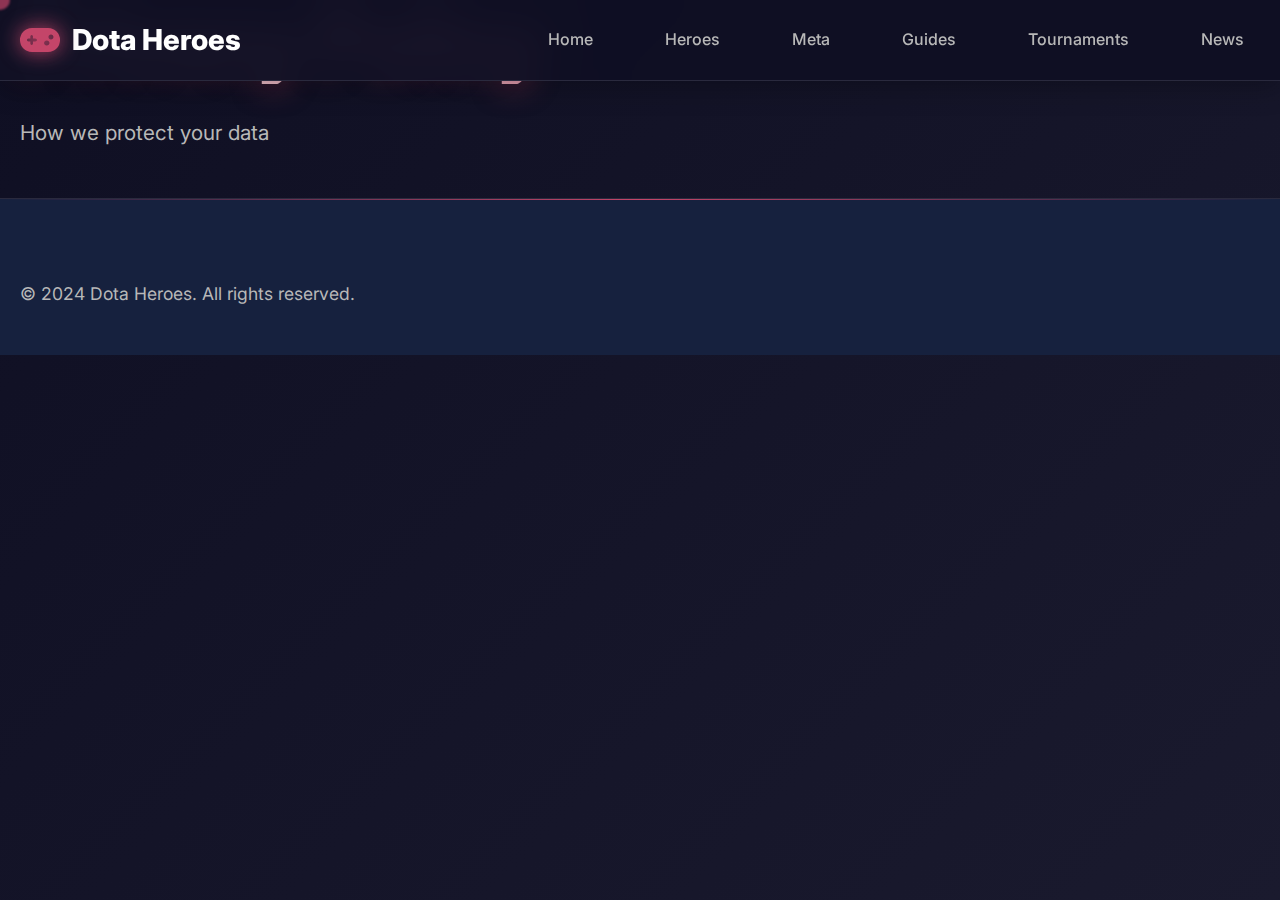
<file: privacy.html>
<!DOCTYPE html>
<html lang="en">
<head>
    <meta charset="UTF-8">
    <meta name="viewport" content="width=device-width, initial-scale=1.0">
    <title>Privacy Policy - Dota 2 Heroes</title>
    <link rel="stylesheet" href="styles/main.css">
    <link rel="stylesheet" href="styles/animations.css">
    <link href="https://fonts.googleapis.com/css2?family=Inter:wght@300;400;500;600;700&display=swap" rel="stylesheet">
    <link rel="stylesheet" href="https://cdnjs.cloudflare.com/ajax/libs/font-awesome/6.0.0/css/all.min.css">
</head>
<body>
    <nav class="navbar">
        <div class="nav-container">
            <div class="nav-logo">
                <i class="fas fa-gamepad"></i>
                <span>Dota Heroes</span>
            </div>
            <ul class="nav-menu">
                <li><a href="index.html">Home</a></li>
                <li><a href="heroes.html">Heroes</a></li>
                <li><a href="meta.html">Meta</a></li>
                <li><a href="guides.html">Guides</a></li>
                <li><a href="tournaments.html">Tournaments</a></li>
                <li><a href="news.html">News</a></li>
            </ul>
            <div class="nav-toggle">
                <span></span>
                <span></span>
                <span></span>
            </div>
        </div>
    </nav>

    <section class="hero-section">
        <div class="container">
            <h1 class="hero-title">Privacy Policy</h1>
            <p class="hero-subtitle">How we protect your data</p>
        </div>
    </section>

    <footer class="footer">
        <div class="container">
            <p>&copy; 2024 Dota Heroes. All rights reserved.</p>
        </div>
    </footer>

    <script src="js/main.js"></script>
</body>
</html>
</file>
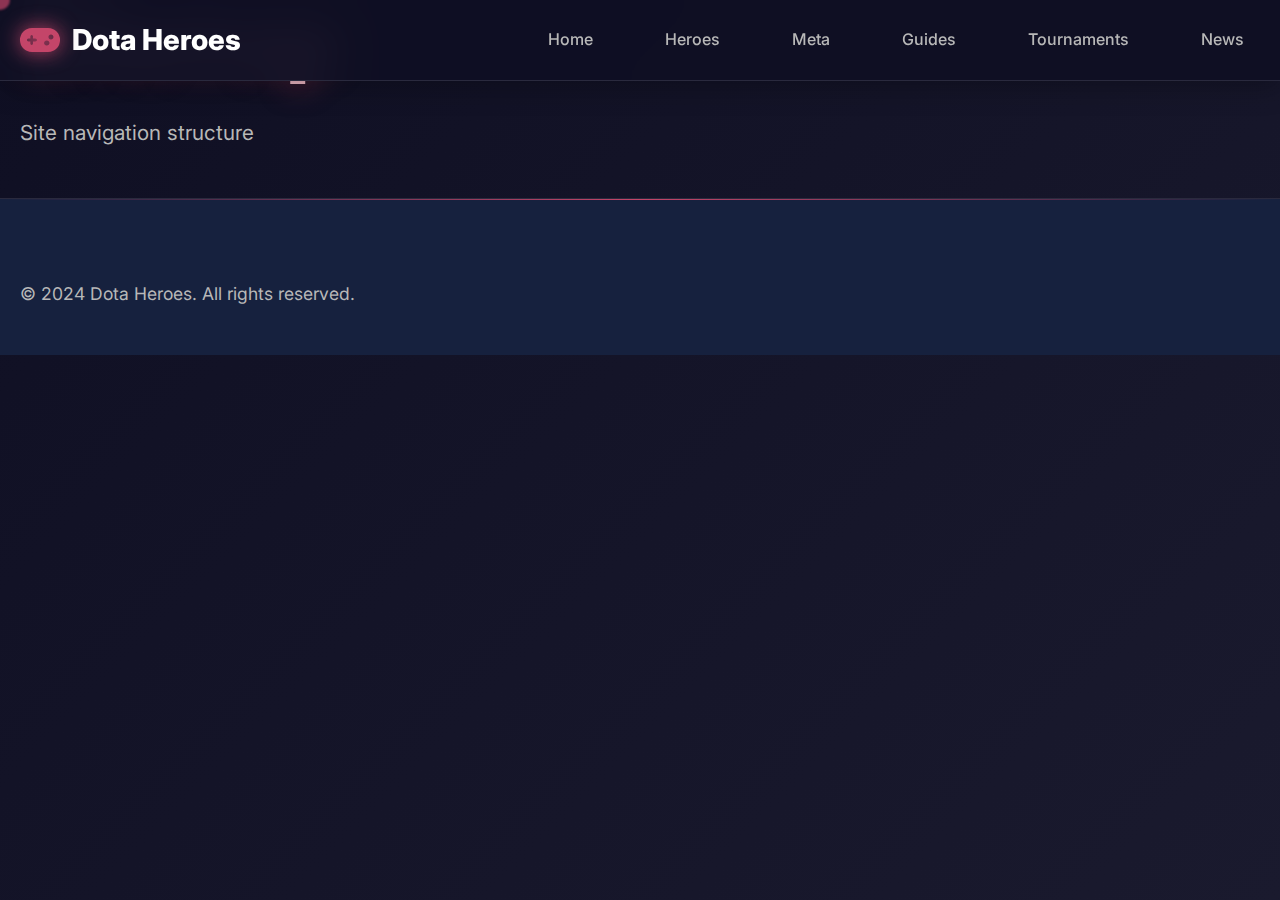
<file: sitemap.html>
<!DOCTYPE html>
<html lang="en">
<head>
    <meta charset="UTF-8">
    <meta name="viewport" content="width=device-width, initial-scale=1.0">
    <title>Sitemap - Dota 2 Heroes</title>
    <link rel="stylesheet" href="styles/main.css">
    <link rel="stylesheet" href="styles/animations.css">
    <link href="https://fonts.googleapis.com/css2?family=Inter:wght@300;400;500;600;700&display=swap" rel="stylesheet">
    <link rel="stylesheet" href="https://cdnjs.cloudflare.com/ajax/libs/font-awesome/6.0.0/css/all.min.css">
</head>
<body>
    <nav class="navbar">
        <div class="nav-container">
            <div class="nav-logo">
                <i class="fas fa-gamepad"></i>
                <span>Dota Heroes</span>
            </div>
            <ul class="nav-menu">
                <li><a href="index.html">Home</a></li>
                <li><a href="heroes.html">Heroes</a></li>
                <li><a href="meta.html">Meta</a></li>
                <li><a href="guides.html">Guides</a></li>
                <li><a href="tournaments.html">Tournaments</a></li>
                <li><a href="news.html">News</a></li>
            </ul>
            <div class="nav-toggle">
                <span></span>
                <span></span>
                <span></span>
            </div>
        </div>
    </nav>

    <section class="hero-section">
        <div class="container">
            <h1 class="hero-title">Sitemap</h1>
            <p class="hero-subtitle">Site navigation structure</p>
        </div>
    </section>

    <footer class="footer">
        <div class="container">
            <p>&copy; 2024 Dota Heroes. All rights reserved.</p>
        </div>
    </footer>

    <script src="js/main.js"></script>
</body>
</html>
</file>
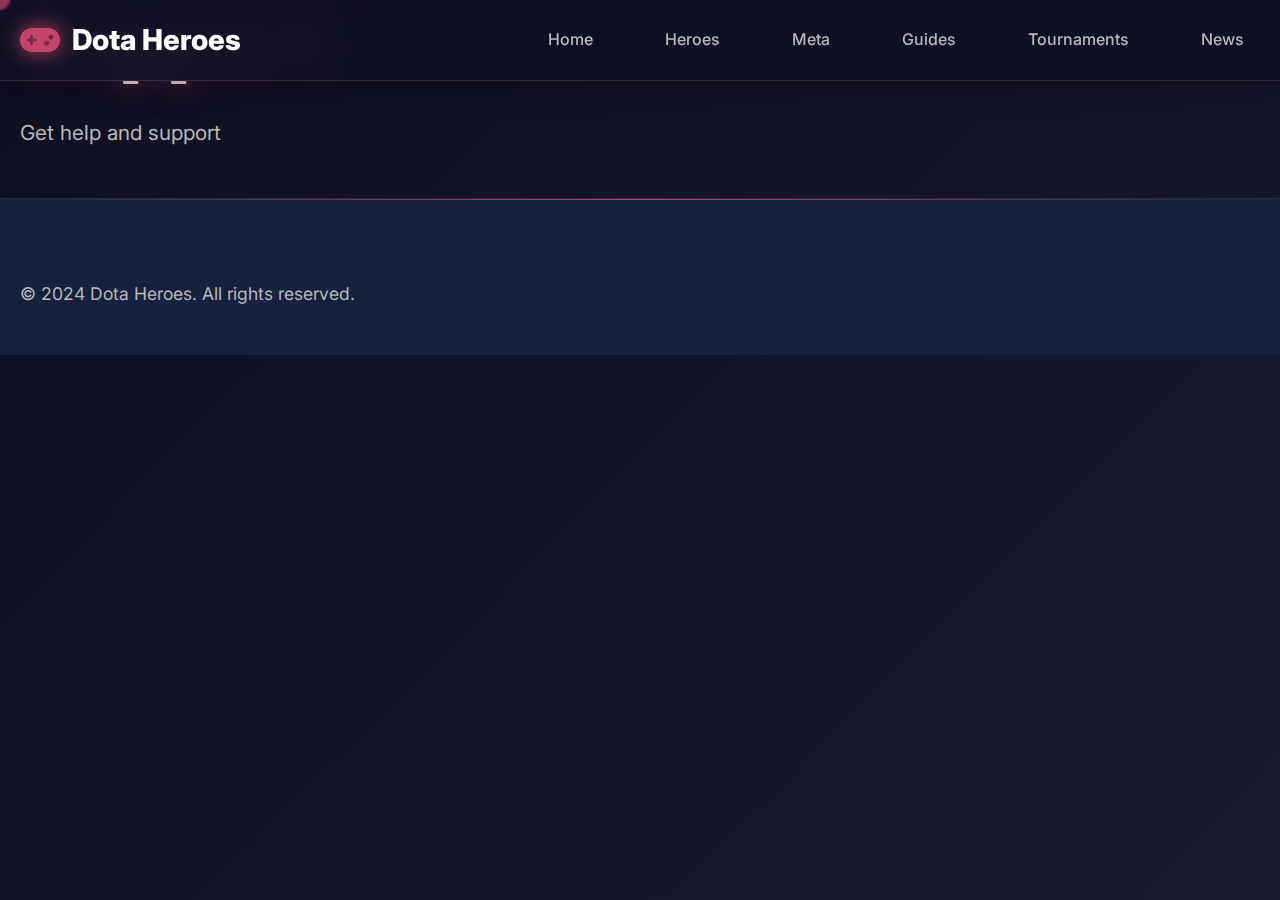
<file: support.html>
<!DOCTYPE html>
<html lang="en">
<head>
    <meta charset="UTF-8">
    <meta name="viewport" content="width=device-width, initial-scale=1.0">
    <title>Support - Dota 2 Heroes</title>
    <link rel="stylesheet" href="styles/main.css">
    <link rel="stylesheet" href="styles/animations.css">
    <link href="https://fonts.googleapis.com/css2?family=Inter:wght@300;400;500;600;700&display=swap" rel="stylesheet">
    <link rel="stylesheet" href="https://cdnjs.cloudflare.com/ajax/libs/font-awesome/6.0.0/css/all.min.css">
</head>
<body>
    <nav class="navbar">
        <div class="nav-container">
            <div class="nav-logo">
                <i class="fas fa-gamepad"></i>
                <span>Dota Heroes</span>
            </div>
            <ul class="nav-menu">
                <li><a href="index.html">Home</a></li>
                <li><a href="heroes.html">Heroes</a></li>
                <li><a href="meta.html">Meta</a></li>
                <li><a href="guides.html">Guides</a></li>
                <li><a href="tournaments.html">Tournaments</a></li>
                <li><a href="news.html">News</a></li>
            </ul>
            <div class="nav-toggle">
                <span></span>
                <span></span>
                <span></span>
            </div>
        </div>
    </nav>

    <section class="hero-section">
        <div class="container">
            <h1 class="hero-title">Support</h1>
            <p class="hero-subtitle">Get help and support</p>
        </div>
    </section>

    <footer class="footer">
        <div class="container">
            <p>&copy; 2024 Dota Heroes. All rights reserved.</p>
        </div>
    </footer>

    <script src="js/main.js"></script>
</body>
</html>
</file>
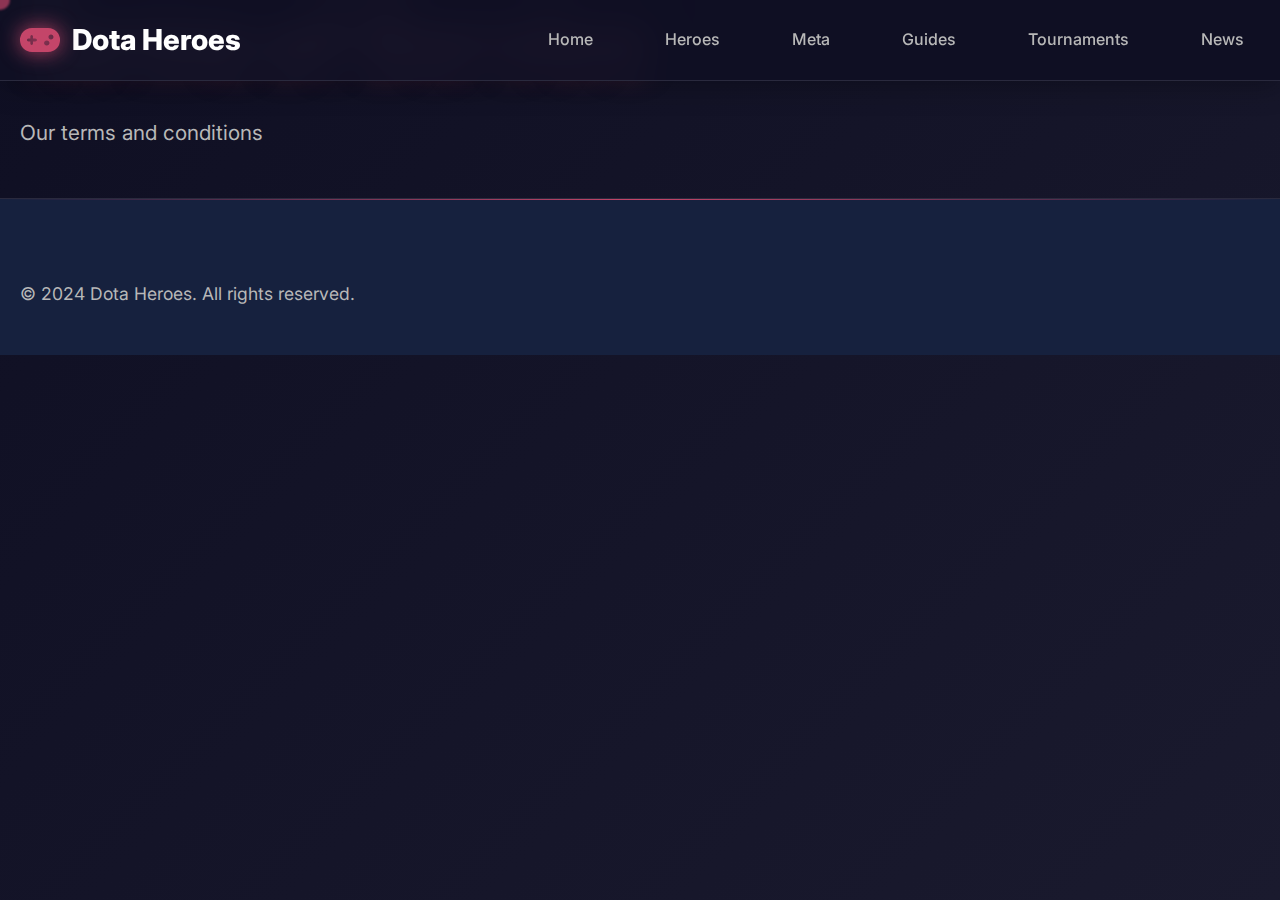
<file: terms.html>
<!DOCTYPE html>
<html lang="en">
<head>
    <meta charset="UTF-8">
    <meta name="viewport" content="width=device-width, initial-scale=1.0">
    <title>Terms of Service - Dota 2 Heroes</title>
    <link rel="stylesheet" href="styles/main.css">
    <link rel="stylesheet" href="styles/animations.css">
    <link href="https://fonts.googleapis.com/css2?family=Inter:wght@300;400;500;600;700&display=swap" rel="stylesheet">
    <link rel="stylesheet" href="https://cdnjs.cloudflare.com/ajax/libs/font-awesome/6.0.0/css/all.min.css">
</head>
<body>
    <nav class="navbar">
        <div class="nav-container">
            <div class="nav-logo">
                <i class="fas fa-gamepad"></i>
                <span>Dota Heroes</span>
            </div>
            <ul class="nav-menu">
                <li><a href="index.html">Home</a></li>
                <li><a href="heroes.html">Heroes</a></li>
                <li><a href="meta.html">Meta</a></li>
                <li><a href="guides.html">Guides</a></li>
                <li><a href="tournaments.html">Tournaments</a></li>
                <li><a href="news.html">News</a></li>
            </ul>
            <div class="nav-toggle">
                <span></span>
                <span></span>
                <span></span>
            </div>
        </div>
    </nav>

    <section class="hero-section">
        <div class="container">
            <h1 class="hero-title">Terms of Service</h1>
            <p class="hero-subtitle">Our terms and conditions</p>
        </div>
    </section>

    <footer class="footer">
        <div class="container">
            <p>&copy; 2024 Dota Heroes. All rights reserved.</p>
        </div>
    </footer>

    <script src="js/main.js"></script>
</body>
</html>
</file>
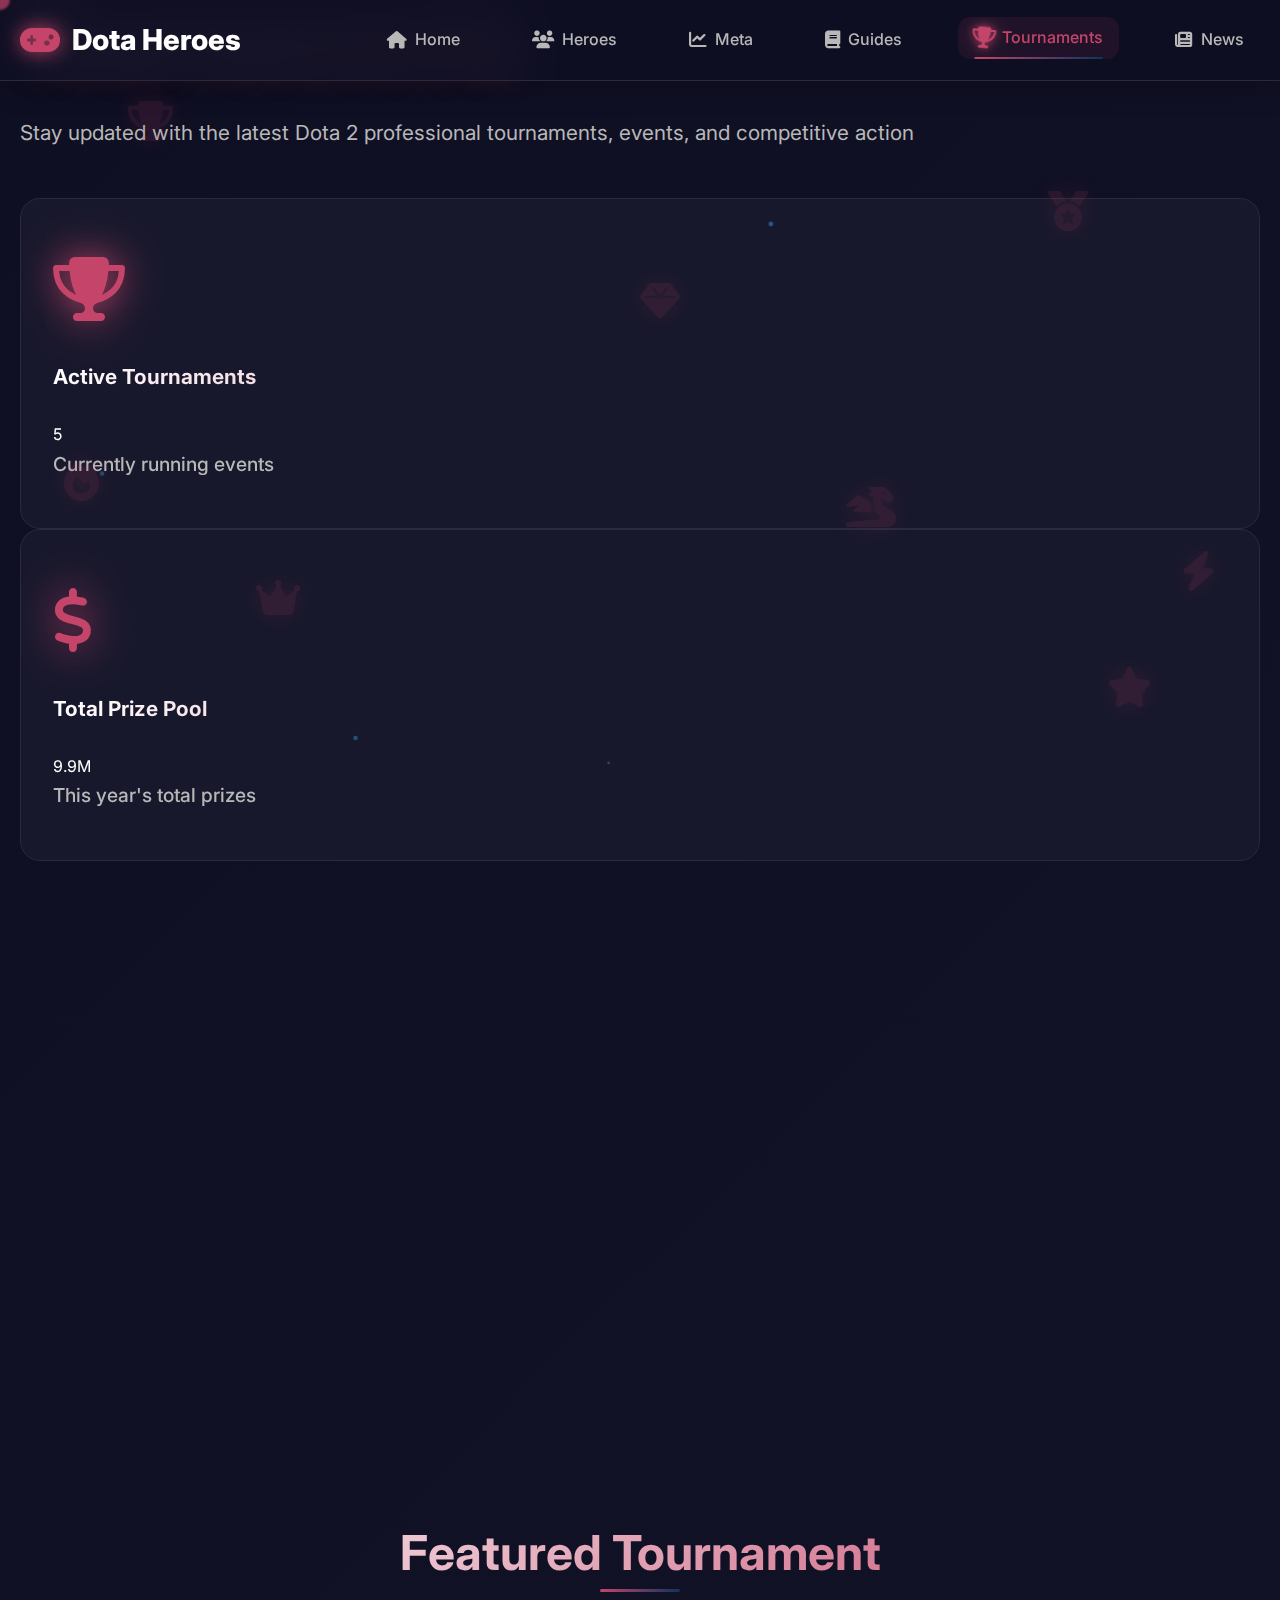
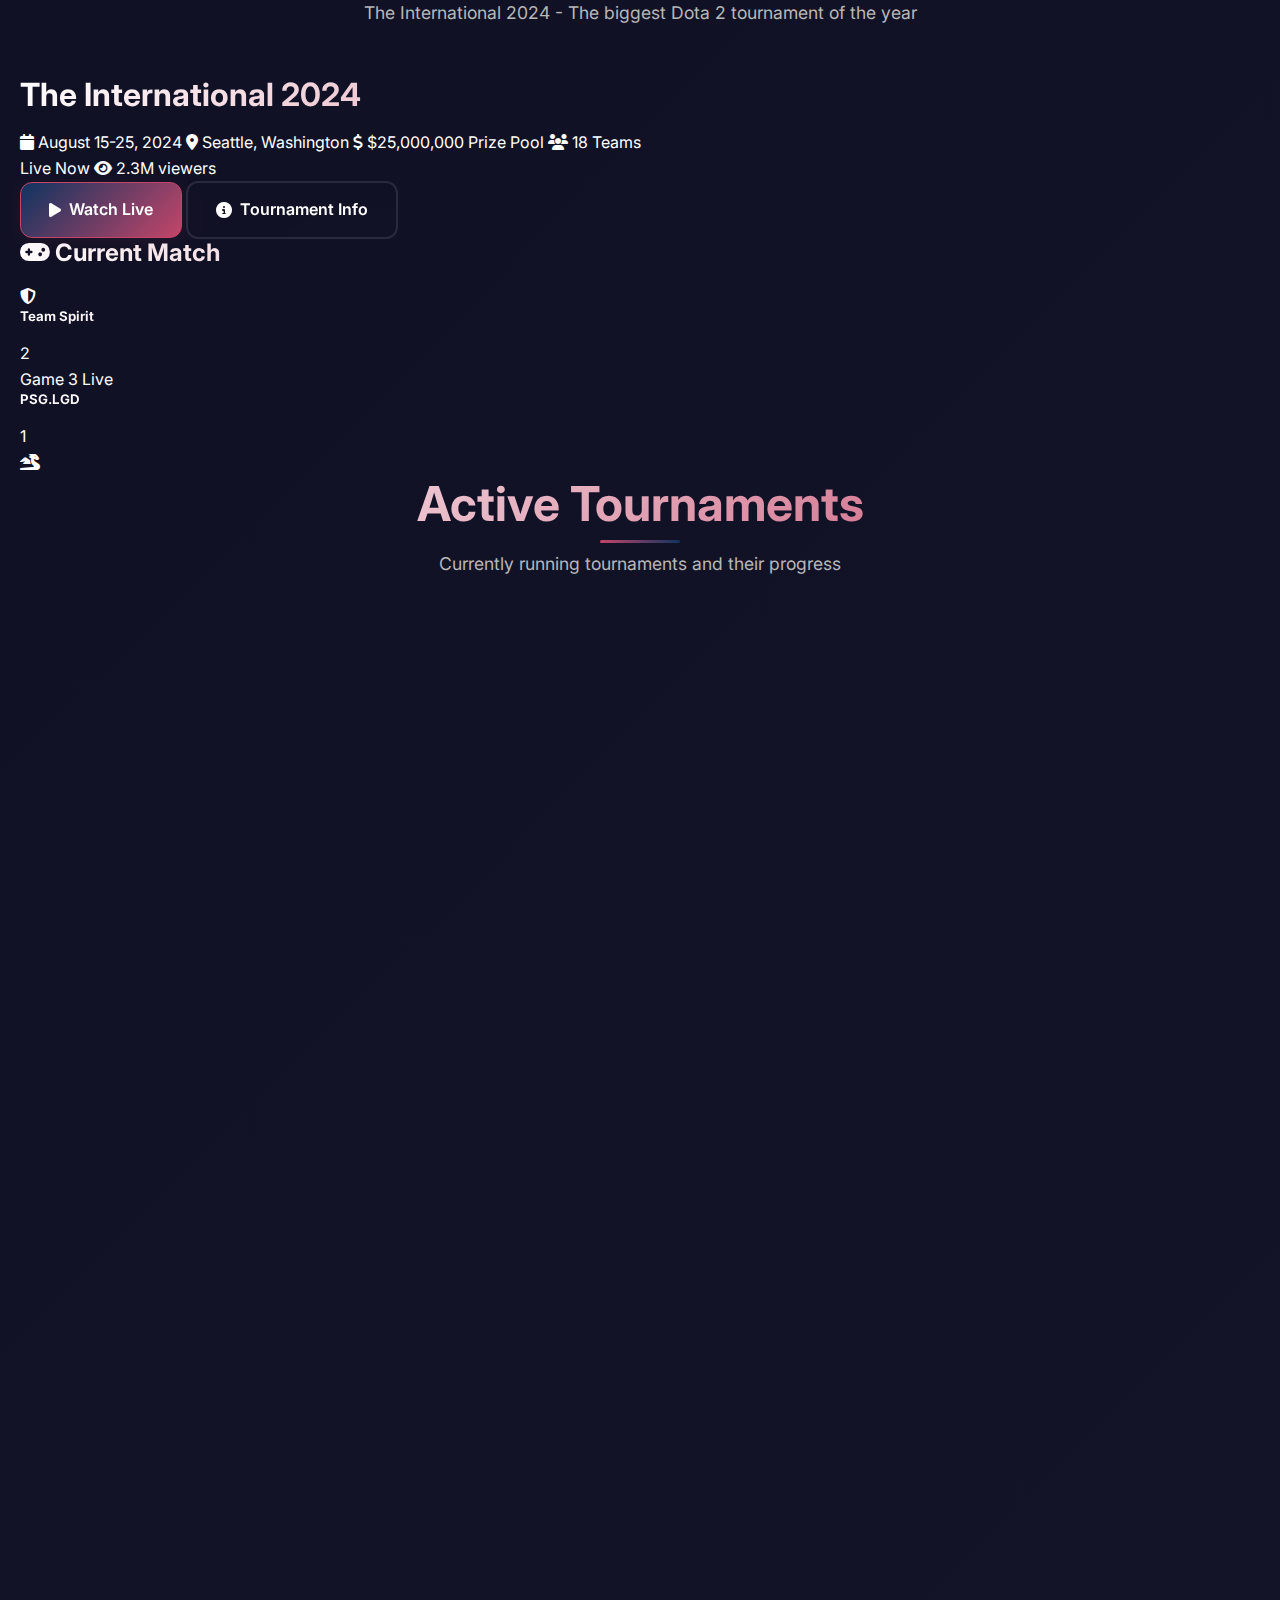
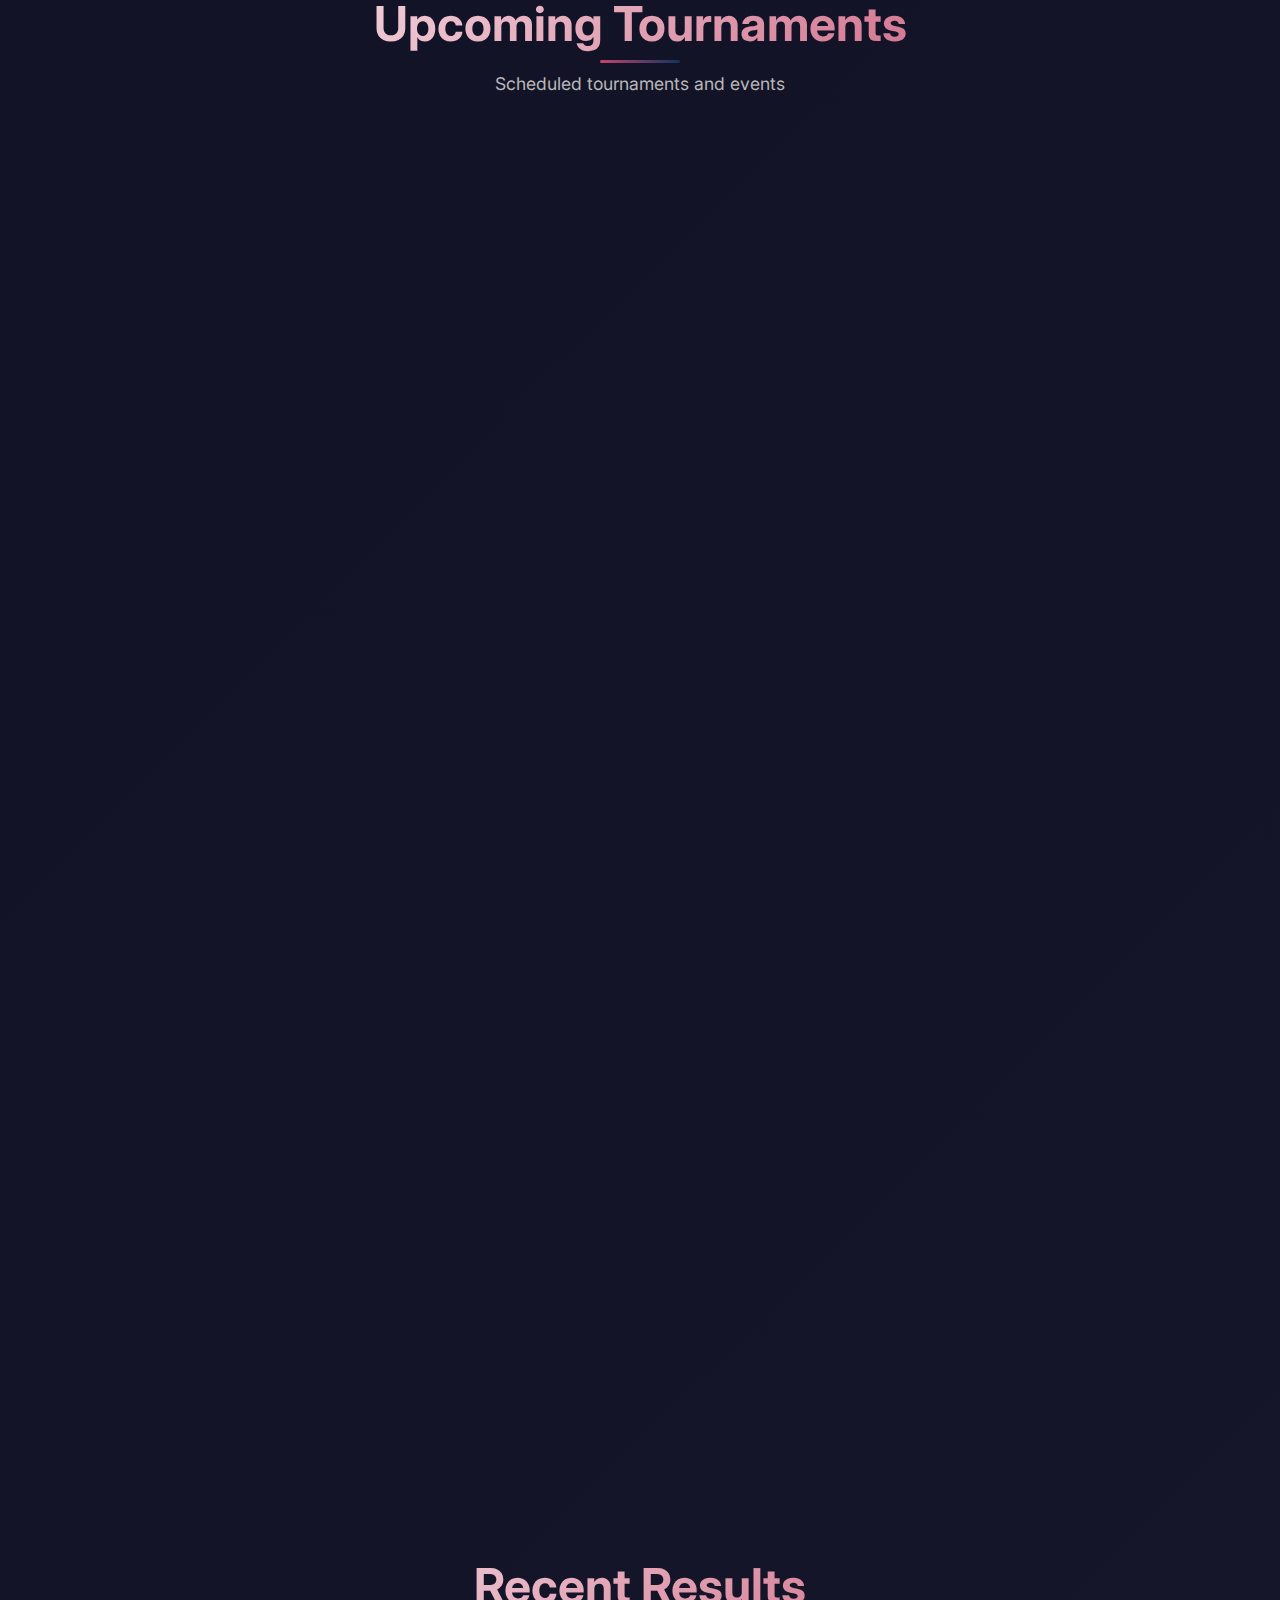
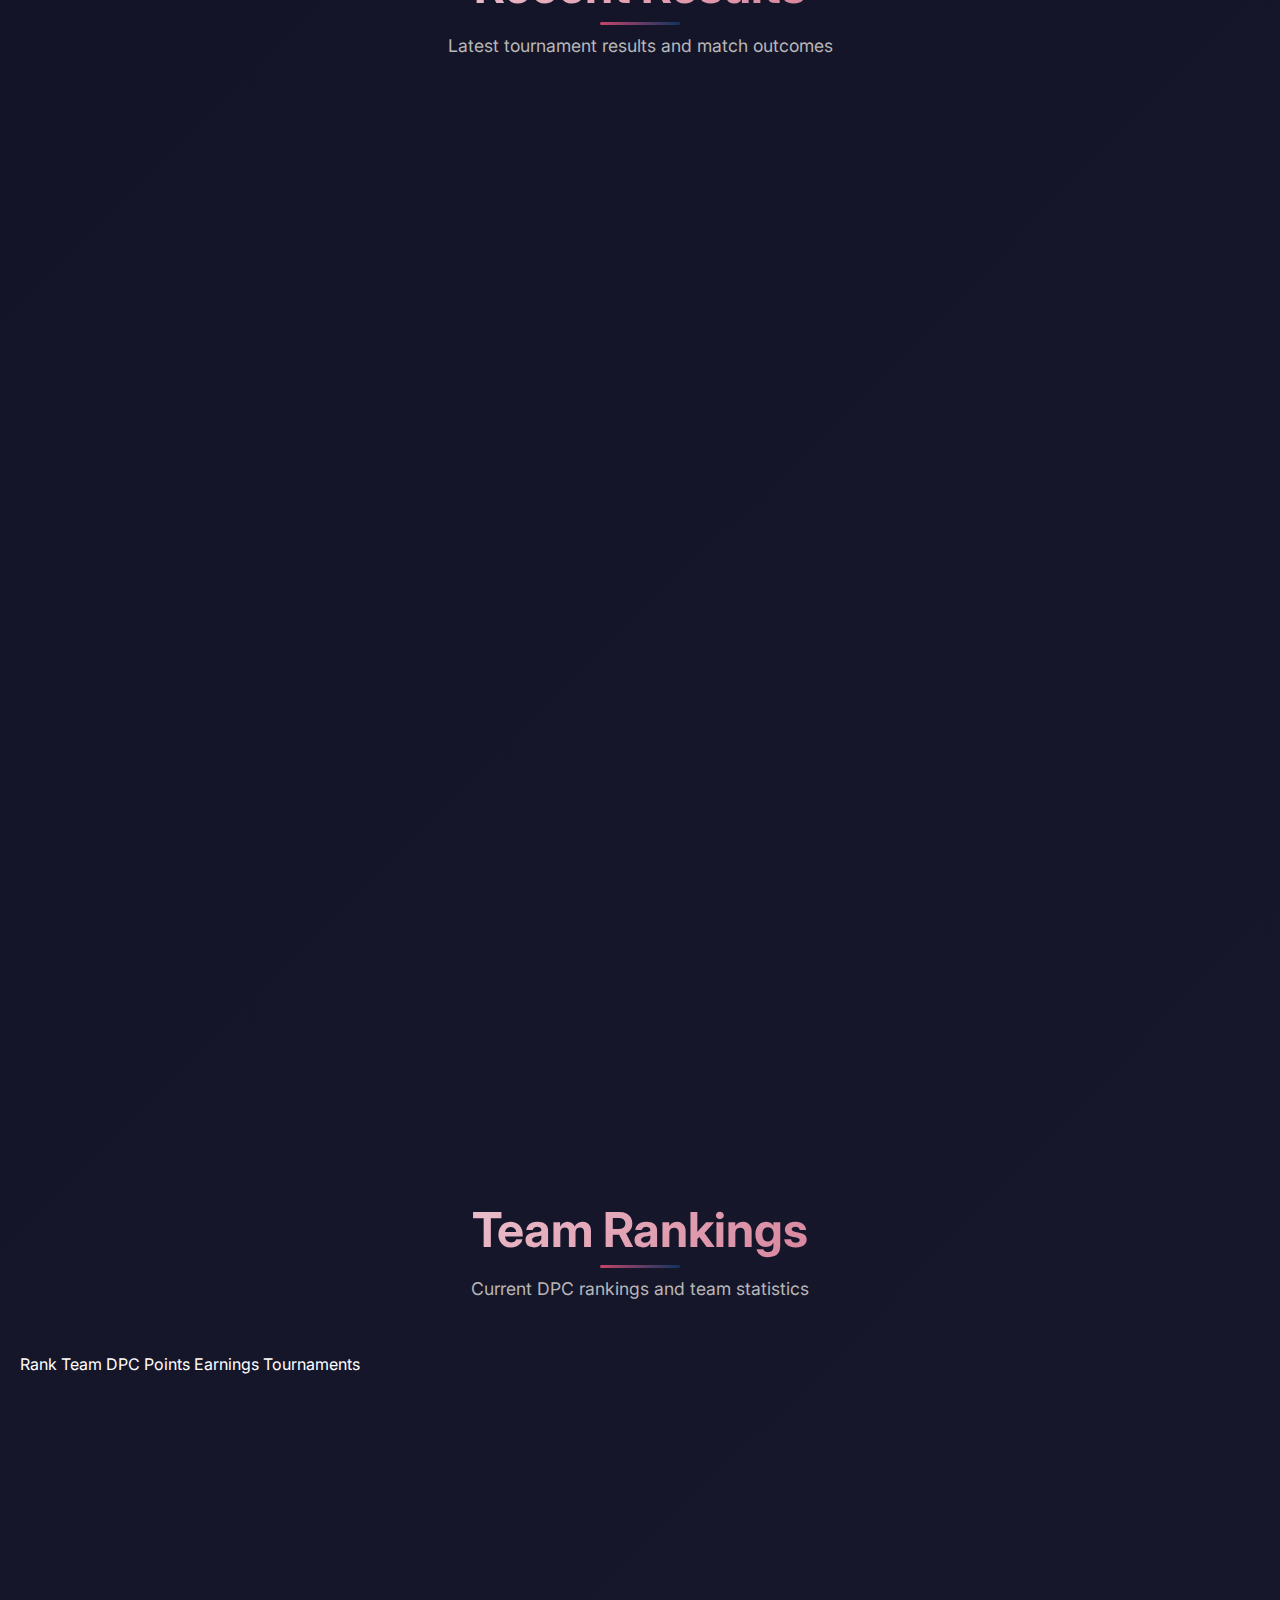
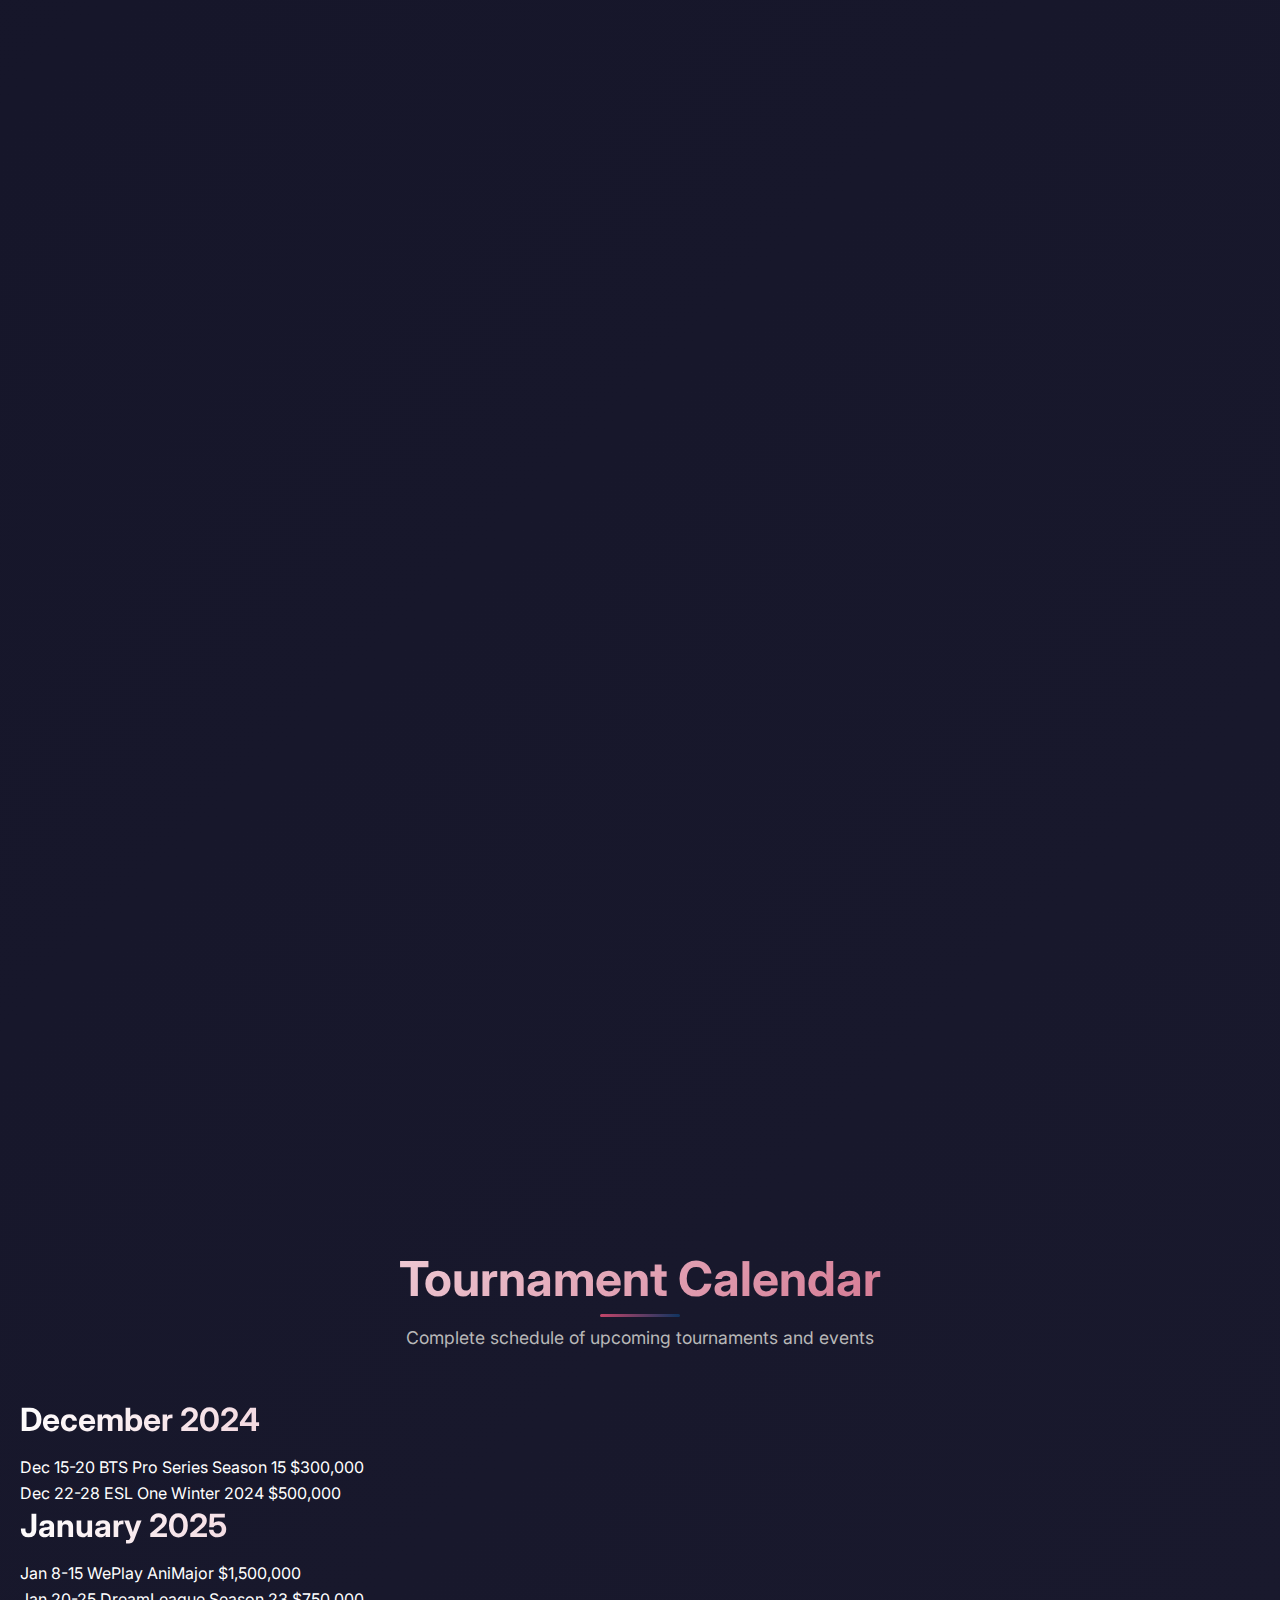
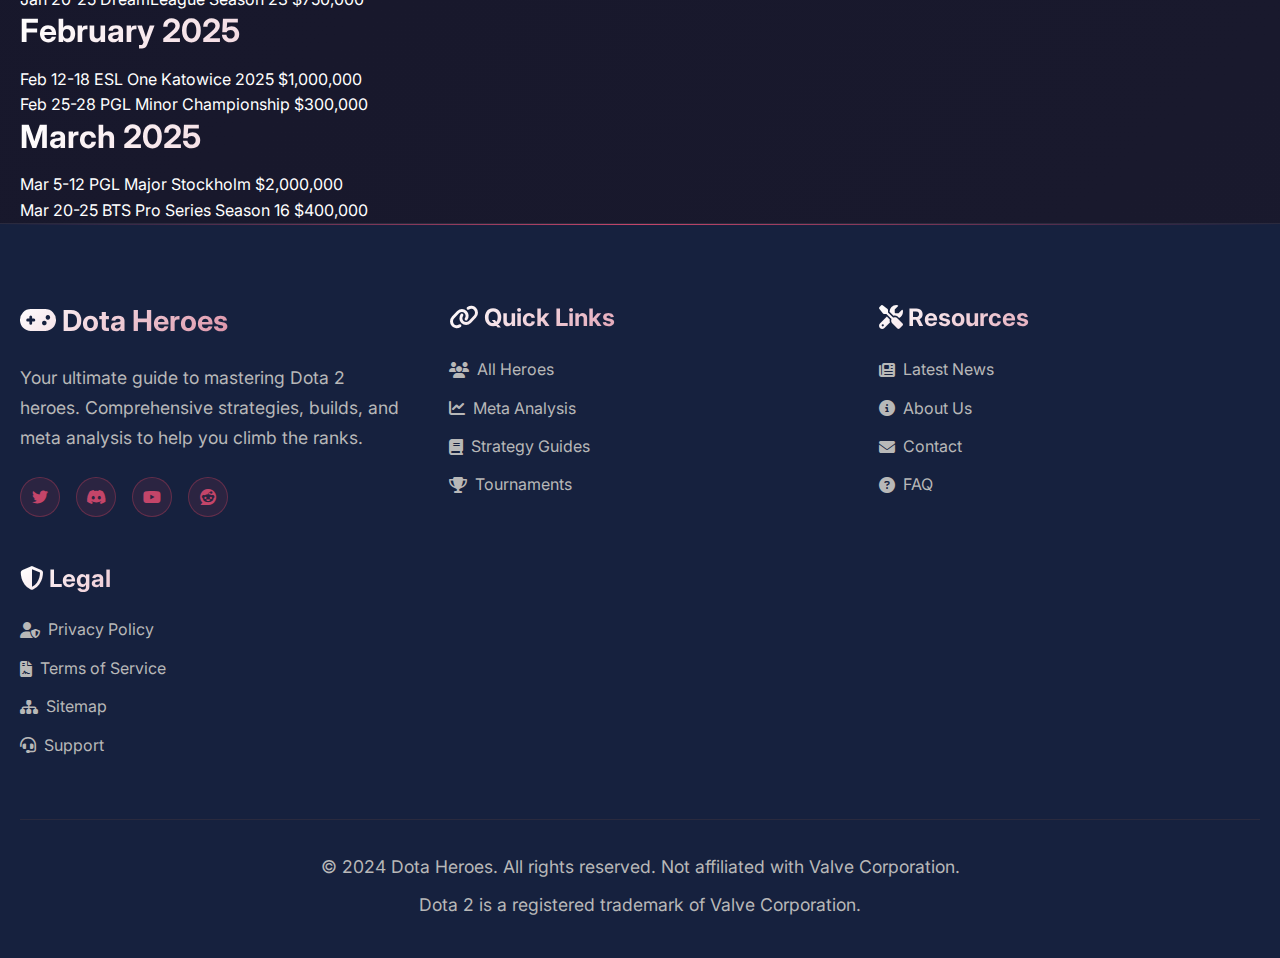
<file: tournaments.html>
<!DOCTYPE html>
<html lang="en">
<head>
    <meta charset="UTF-8">
    <meta name="viewport" content="width=device-width, initial-scale=1.0">
    <title>Tournaments - Dota 2 Professional Tournaments & Events</title>
    <meta name="description" content="Stay updated with the latest Dota 2 tournaments, professional events, prize pools, schedules, and results. Follow your favorite teams and players.">
    <link rel="stylesheet" href="styles/main.css">
    <link rel="stylesheet" href="styles/animations.css">
    <link href="https://fonts.googleapis.com/css2?family=Inter:wght@300;400;500;600;700;800;900&display=swap" rel="stylesheet">
    <link rel="stylesheet" href="https://cdnjs.cloudflare.com/ajax/libs/font-awesome/6.4.0/css/all.min.css">
</head>
<body>
    <!-- Floating Background Icons -->
    <div class="floating-icons">
        <div class="floating-icon" data-speed="2"><i class="fas fa-trophy"></i></div>
        <div class="floating-icon" data-speed="1.5"><i class="fas fa-medal"></i></div>
        <div class="floating-icon" data-speed="3"><i class="fas fa-crown"></i></div>
        <div class="floating-icon" data-speed="2.5"><i class="fas fa-star"></i></div>
        <div class="floating-icon" data-speed="1.8"><i class="fas fa-fire"></i></div>
        <div class="floating-icon" data-speed="2.2"><i class="fas fa-bolt"></i></div>
        <div class="floating-icon" data-speed="1.2"><i class="fas fa-gem"></i></div>
        <div class="floating-icon" data-speed="2.8"><i class="fas fa-dragon"></i></div>
    </div>

    <!-- Enhanced Navigation -->
    <nav class="navbar">
        <div class="nav-container">
            <div class="nav-logo">
                <i class="fas fa-gamepad"></i>
                <span>Dota Heroes</span>
            </div>
            <ul class="nav-menu">
                <li><a href="index.html"><i class="fas fa-home"></i> Home</a></li>
                <li><a href="heroes.html"><i class="fas fa-users"></i> Heroes</a></li>
                <li><a href="meta.html"><i class="fas fa-chart-line"></i> Meta</a></li>
                <li><a href="guides.html"><i class="fas fa-book"></i> Guides</a></li>
                <li><a href="tournaments.html" class="active"><i class="fas fa-trophy"></i> Tournaments</a></li>
                <li><a href="news.html"><i class="fas fa-newspaper"></i> News</a></li>
            </ul>
            <div class="nav-toggle">
                <span></span>
                <span></span>
                <span></span>
            </div>
        </div>
    </nav>

    <!-- Hero Section -->
    <section class="hero-section">
        <div class="container">
            <h1 class="hero-title">Tournaments</h1>
            <p class="hero-subtitle">Stay updated with the latest Dota 2 professional tournaments, events, and competitive action</p>
            
            <!-- Tournament Stats -->
            <div class="tournament-stats-overview">
                <div class="stat-card scroll-animate">
                    <div class="stat-icon">
                        <i class="fas fa-trophy"></i>
                    </div>
                    <div class="stat-content">
                        <h3>Active Tournaments</h3>
                        <span class="stat-number">12</span>
                        <p>Currently running events</p>
                    </div>
                </div>
                
                <div class="stat-card scroll-animate">
                    <div class="stat-icon">
                        <i class="fas fa-dollar-sign"></i>
                    </div>
                    <div class="stat-content">
                        <h3>Total Prize Pool</h3>
                        <span class="stat-number">$45.2M</span>
                        <p>This year's total prizes</p>
                    </div>
                </div>
                
                <div class="stat-card scroll-animate">
                    <div class="stat-icon">
                        <i class="fas fa-users"></i>
                    </div>
                    <div class="stat-content">
                        <h3>Teams Competing</h3>
                        <span class="stat-number">156</span>
                        <p>Professional teams</p>
                    </div>
                </div>
                
                <div class="stat-card scroll-animate">
                    <div class="stat-icon">
                        <i class="fas fa-calendar"></i>
                    </div>
                    <div class="stat-content">
                        <h3>Upcoming Events</h3>
                        <span class="stat-number">8</span>
                        <p>Scheduled tournaments</p>
                    </div>
                </div>
            </div>
        </div>
    </section>

    <!-- Featured Tournament Section -->
    <section class="featured-tournament-section">
        <div class="container">
            <h2 class="section-title">Featured Tournament</h2>
            <p class="section-subtitle">The International 2024 - The biggest Dota 2 tournament of the year</p>
            
            <div class="featured-tournament">
                <div class="tournament-banner">
                    <div class="tournament-info">
                        <h3>The International 2024</h3>
                        <div class="tournament-details">
                            <span><i class="fas fa-calendar"></i> August 15-25, 2024</span>
                            <span><i class="fas fa-map-marker-alt"></i> Seattle, Washington</span>
                            <span><i class="fas fa-dollar-sign"></i> $25,000,000 Prize Pool</span>
                            <span><i class="fas fa-users"></i> 18 Teams</span>
                        </div>
                        <div class="tournament-status">
                            <span class="status-badge live">Live Now</span>
                            <span class="viewers"><i class="fas fa-eye"></i> 2.3M viewers</span>
                        </div>
                    </div>
                    <div class="tournament-actions">
                        <a href="#" class="btn btn-primary"><i class="fas fa-play"></i> Watch Live</a>
                        <a href="#" class="btn btn-outline"><i class="fas fa-info-circle"></i> Tournament Info</a>
                    </div>
                </div>
                
                <!-- Current Match -->
                <div class="current-match">
                    <h4><i class="fas fa-gamepad"></i> Current Match</h4>
                    <div class="match-card">
                        <div class="team team-left">
                            <div class="team-logo">
                                <i class="fas fa-shield-alt"></i>
                            </div>
                            <div class="team-info">
                                <h5>Team Spirit</h5>
                                <span class="team-score">2</span>
                            </div>
                        </div>
                        <div class="match-info">
                            <span class="match-time">Game 3</span>
                            <span class="match-status">Live</span>
                        </div>
                        <div class="team team-right">
                            <div class="team-info">
                                <h5>PSG.LGD</h5>
                                <span class="team-score">1</span>
                            </div>
                            <div class="team-logo">
                                <i class="fas fa-dragon"></i>
                            </div>
                        </div>
                    </div>
                </div>
            </div>
        </div>
    </section>

    <!-- Active Tournaments Section -->
    <section class="active-tournaments-section">
        <div class="container">
            <h2 class="section-title">Active Tournaments</h2>
            <p class="section-subtitle">Currently running tournaments and their progress</p>
            
            <div class="tournaments-grid">
                <div class="tournament-card active scroll-animate">
                    <div class="tournament-header">
                        <div class="tournament-logo">
                            <i class="fas fa-crown"></i>
                        </div>
                        <div class="tournament-info">
                            <h3>ESL One Birmingham 2024</h3>
                            <span class="tournament-type">Major Tournament</span>
                        </div>
                        <div class="tournament-status">
                            <span class="status-badge live">Live</span>
                        </div>
                    </div>
                    <div class="tournament-details">
                        <div class="detail-item">
                            <span class="label">Prize Pool:</span>
                            <span class="value">$1,000,000</span>
                        </div>
                        <div class="detail-item">
                            <span class="label">Teams:</span>
                            <span class="value">12</span>
                        </div>
                        <div class="detail-item">
                            <span class="label">Format:</span>
                            <span class="value">Double Elimination</span>
                        </div>
                        <div class="detail-item">
                            <span class="label">Location:</span>
                            <span class="value">Birmingham, UK</span>
                        </div>
                    </div>
                    <div class="tournament-progress">
                        <div class="progress-bar">
                            <div class="progress-fill" style="width: 75%"></div>
                        </div>
                        <span class="progress-text">75% Complete</span>
                    </div>
                    <div class="tournament-actions">
                        <a href="#" class="btn btn-primary">Watch Live</a>
                        <a href="#" class="btn btn-outline">Bracket</a>
                    </div>
                </div>
                
                <div class="tournament-card active scroll-animate">
                    <div class="tournament-header">
                        <div class="tournament-logo">
                            <i class="fas fa-star"></i>
                        </div>
                        <div class="tournament-info">
                            <h3>DreamLeague Season 22</h3>
                            <span class="tournament-type">League</span>
                        </div>
                        <div class="tournament-status">
                            <span class="status-badge live">Live</span>
                        </div>
                    </div>
                    <div class="tournament-details">
                        <div class="detail-item">
                            <span class="label">Prize Pool:</span>
                            <span class="value">$750,000</span>
                        </div>
                        <div class="detail-item">
                            <span class="label">Teams:</span>
                            <span class="value">16</span>
                        </div>
                        <div class="detail-item">
                            <span class="label">Format:</span>
                            <span class="value">Group Stage + Playoffs</span>
                        </div>
                        <div class="detail-item">
                            <span class="label">Location:</span>
                            <span class="value">Online</span>
                        </div>
                    </div>
                    <div class="tournament-progress">
                        <div class="progress-bar">
                            <div class="progress-fill" style="width: 60%"></div>
                        </div>
                        <span class="progress-text">60% Complete</span>
                    </div>
                    <div class="tournament-actions">
                        <a href="#" class="btn btn-primary">Watch Live</a>
                        <a href="#" class="btn btn-outline">Standings</a>
                    </div>
                </div>
                
                <div class="tournament-card active scroll-animate">
                    <div class="tournament-header">
                        <div class="tournament-logo">
                            <i class="fas fa-gem"></i>
                        </div>
                        <div class="tournament-info">
                            <h3>PGL Arlington Major</h3>
                            <span class="tournament-type">Major Tournament</span>
                        </div>
                        <div class="tournament-status">
                            <span class="status-badge live">Live</span>
                        </div>
                    </div>
                    <div class="tournament-details">
                        <div class="detail-item">
                            <span class="label">Prize Pool:</span>
                            <span class="value">$500,000</span>
                        </div>
                        <div class="detail-item">
                            <span class="label">Teams:</span>
                            <span class="value">8</span>
                        </div>
                        <div class="detail-item">
                            <span class="label">Format:</span>
                            <span class="value">Single Elimination</span>
                        </div>
                        <div class="detail-item">
                            <span class="label">Location:</span>
                            <span class="value">Arlington, Texas</span>
                        </div>
                    </div>
                    <div class="tournament-progress">
                        <div class="progress-bar">
                            <div class="progress-fill" style="width: 40%"></div>
                        </div>
                        <span class="progress-text">40% Complete</span>
                    </div>
                    <div class="tournament-actions">
                        <a href="#" class="btn btn-primary">Watch Live</a>
                        <a href="#" class="btn btn-outline">Bracket</a>
                    </div>
                </div>
            </div>
        </div>
    </section>

    <!-- Upcoming Tournaments Section -->
    <section class="upcoming-tournaments-section">
        <div class="container">
            <h2 class="section-title">Upcoming Tournaments</h2>
            <p class="section-subtitle">Scheduled tournaments and events</p>
            
            <div class="upcoming-tournaments-grid">
                <div class="upcoming-tournament-card scroll-animate">
                    <div class="tournament-date">
                        <span class="month">DEC</span>
                        <span class="day">15</span>
                        <span class="year">2024</span>
                    </div>
                    <div class="tournament-content">
                        <h3>BTS Pro Series Season 15</h3>
                        <div class="tournament-meta">
                            <span><i class="fas fa-dollar-sign"></i> $300,000</span>
                            <span><i class="fas fa-users"></i> 12 Teams</span>
                            <span><i class="fas fa-map-marker-alt"></i> Online</span>
                        </div>
                        <div class="tournament-description">
                            <p>Regional qualifiers for the upcoming major tournament featuring top teams from Southeast Asia.</p>
                        </div>
                        <div class="tournament-actions">
                            <button class="btn btn-outline"><i class="fas fa-bell"></i> Set Reminder</button>
                            <button class="btn btn-primary">More Info</button>
                        </div>
                    </div>
                </div>
                
                <div class="upcoming-tournament-card scroll-animate">
                    <div class="tournament-date">
                        <span class="month">JAN</span>
                        <span class="day">08</span>
                        <span class="year">2025</span>
                    </div>
                    <div class="tournament-content">
                        <h3>WePlay AniMajor</h3>
                        <div class="tournament-meta">
                            <span><i class="fas fa-dollar-sign"></i> $1,500,000</span>
                            <span><i class="fas fa-users"></i> 16 Teams</span>
                            <span><i class="fas fa-map-marker-alt"></i> Kyiv, Ukraine</span>
                        </div>
                        <div class="tournament-description">
                            <p>Major tournament featuring the best teams from around the world competing for DPC points.</p>
                        </div>
                        <div class="tournament-actions">
                            <button class="btn btn-outline"><i class="fas fa-bell"></i> Set Reminder</button>
                            <button class="btn btn-primary">More Info</button>
                        </div>
                    </div>
                </div>
                
                <div class="upcoming-tournament-card scroll-animate">
                    <div class="tournament-date">
                        <span class="month">FEB</span>
                        <span class="day">12</span>
                        <span class="year">2025</span>
                    </div>
                    <div class="tournament-content">
                        <h3>ESL One Katowice 2025</h3>
                        <div class="tournament-meta">
                            <span><i class="fas fa-dollar-sign"></i> $1,000,000</span>
                            <span><i class="fas fa-users"></i> 12 Teams</span>
                            <span><i class="fas fa-map-marker-alt"></i> Katowice, Poland</span>
                        </div>
                        <div class="tournament-description">
                            <p>Legendary tournament series returns to Katowice with top-tier competitive action.</p>
                        </div>
                        <div class="tournament-actions">
                            <button class="btn btn-outline"><i class="fas fa-bell"></i> Set Reminder</button>
                            <button class="btn btn-primary">More Info</button>
                        </div>
                    </div>
                </div>
                
                <div class="upcoming-tournament-card scroll-animate">
                    <div class="tournament-date">
                        <span class="month">MAR</span>
                        <span class="day">05</span>
                        <span class="year">2025</span>
                    </div>
                    <div class="tournament-content">
                        <h3>PGL Major Stockholm</h3>
                        <div class="tournament-meta">
                            <span><i class="fas fa-dollar-sign"></i> $2,000,000</span>
                            <span><i class="fas fa-users"></i> 18 Teams</span>
                            <span><i class="fas fa-map-marker-alt"></i> Stockholm, Sweden</span>
                        </div>
                        <div class="tournament-description">
                            <p>Major tournament in the heart of Sweden featuring the world's best Dota 2 teams.</p>
                        </div>
                        <div class="tournament-actions">
                            <button class="btn btn-outline"><i class="fas fa-bell"></i> Set Reminder</button>
                            <button class="btn btn-primary">More Info</button>
                        </div>
                    </div>
                </div>
                
                <div class="upcoming-tournament-card scroll-animate">
                    <div class="tournament-date">
                        <span class="month">APR</span>
                        <span class="day">12</span>
                        <span class="year">2025</span>
                    </div>
                    <div class="tournament-content">
                        <h3>ESL One Cologne 2025</h3>
                        <div class="tournament-meta">
                            <span><i class="fas fa-dollar-sign"></i> $1,200,000</span>
                            <span><i class="fas fa-users"></i> 16 Teams</span>
                            <span><i class="fas fa-map-marker-alt"></i> Cologne, Germany</span>
                        </div>
                        <div class="tournament-description">
                            <p>Legendary ESL One series returns to Cologne with top-tier competitive action and massive prize pool.</p>
                        </div>
                        <div class="tournament-actions">
                            <button class="btn btn-outline"><i class="fas fa-bell"></i> Set Reminder</button>
                            <button class="btn btn-primary">More Info</button>
                        </div>
                    </div>
                </div>
                
                <div class="upcoming-tournament-card scroll-animate">
                    <div class="tournament-date">
                        <span class="month">MAY</span>
                        <span class="day">08</span>
                        <span class="year">2025</span>
                    </div>
                    <div class="tournament-content">
                        <h3>BTS Pro Series Season 17</h3>
                        <div class="tournament-meta">
                            <span><i class="fas fa-dollar-sign"></i> $500,000</span>
                            <span><i class="fas fa-users"></i> 14 Teams</span>
                            <span><i class="fas fa-map-marker-alt"></i> Online</span>
                        </div>
                        <div class="tournament-description">
                            <p>Regional qualifiers featuring the best teams from Southeast Asia and Oceania regions.</p>
                        </div>
                        <div class="tournament-actions">
                            <button class="btn btn-outline"><i class="fas fa-bell"></i> Set Reminder</button>
                            <button class="btn btn-primary">More Info</button>
                        </div>
                    </div>
                </div>
                
                <div class="upcoming-tournament-card scroll-animate">
                    <div class="tournament-date">
                        <span class="month">JUN</span>
                        <span class="day">15</span>
                        <span class="year">2025</span>
                    </div>
                    <div class="tournament-content">
                        <h3>DreamLeague Season 24</h3>
                        <div class="tournament-meta">
                            <span><i class="fas fa-dollar-sign"></i> $1,000,000</span>
                            <span><i class="fas fa-users"></i> 20 Teams</span>
                            <span><i class="fas fa-map-marker-alt"></i> Stockholm, Sweden</span>
                        </div>
                        <div class="tournament-description">
                            <p>Premier league tournament featuring the world's top teams competing for DPC points and glory.</p>
                        </div>
                        <div class="tournament-actions">
                            <button class="btn btn-outline"><i class="fas fa-bell"></i> Set Reminder</button>
                            <button class="btn btn-primary">More Info</button>
                        </div>
                    </div>
                </div>
            </div>
        </div>
    </section>

    <!-- Recent Results Section -->
    <section class="recent-results-section">
        <div class="container">
            <h2 class="section-title">Recent Results</h2>
            <p class="section-subtitle">Latest tournament results and match outcomes</p>
            
            <div class="results-grid">
                <div class="result-card scroll-animate">
                    <div class="result-header">
                        <h3>ESL One Birmingham 2024</h3>
                        <span class="result-date">December 10, 2024</span>
                    </div>
                    <div class="match-result">
                        <div class="team winner">
                            <div class="team-logo">
                                <i class="fas fa-crown"></i>
                            </div>
                            <div class="team-info">
                                <h4>Team Spirit</h4>
                                <span class="score">3</span>
                            </div>
                        </div>
                        <div class="vs">vs</div>
                        <div class="team loser">
                            <div class="team-info">
                                <h4>PSG.LGD</h4>
                                <span class="score">1</span>
                            </div>
                            <div class="team-logo">
                                <i class="fas fa-shield-alt"></i>
                            </div>
                        </div>
                    </div>
                    <div class="result-details">
                        <span class="tournament-type">Grand Final</span>
                        <span class="prize-pool">$500,000</span>
                    </div>
                </div>
                
                <div class="result-card scroll-animate">
                    <div class="result-header">
                        <h3>DreamLeague Season 22</h3>
                        <span class="result-date">December 8, 2024</span>
                    </div>
                    <div class="match-result">
                        <div class="team winner">
                            <div class="team-logo">
                                <i class="fas fa-dragon"></i>
                            </div>
                            <div class="team-info">
                                <h4>OG</h4>
                                <span class="score">3</span>
                            </div>
                        </div>
                        <div class="vs">vs</div>
                        <div class="team loser">
                            <div class="team-info">
                                <h4>Team Liquid</h4>
                                <span class="score">2</span>
                            </div>
                            <div class="team-logo">
                                <i class="fas fa-bolt"></i>
                            </div>
                        </div>
                    </div>
                    <div class="result-details">
                        <span class="tournament-type">Semi Final</span>
                        <span class="prize-pool">$250,000</span>
                    </div>
                </div>
                
                <div class="result-card scroll-animate">
                    <div class="result-header">
                        <h3>PGL Arlington Major</h3>
                        <span class="result-date">December 5, 2024</span>
                    </div>
                    <div class="match-result">
                        <div class="team winner">
                            <div class="team-logo">
                                <i class="fas fa-star"></i>
                            </div>
                            <div class="team-info">
                                <h4>Evil Geniuses</h4>
                                <span class="score">2</span>
                            </div>
                        </div>
                        <div class="vs">vs</div>
                        <div class="team loser">
                            <div class="team-info">
                                <h4>Fnatic</h4>
                                <span class="score">0</span>
                            </div>
                            <div class="team-logo">
                                <i class="fas fa-fire"></i>
                            </div>
                        </div>
                    </div>
                    <div class="result-details">
                        <span class="tournament-type">Quarter Final</span>
                        <span class="prize-pool">$125,000</span>
                    </div>
                </div>
            </div>
        </div>
    </section>

    <!-- Team Rankings Section -->
    <section class="team-rankings-section">
        <div class="container">
            <h2 class="section-title">Team Rankings</h2>
            <p class="section-subtitle">Current DPC rankings and team statistics</p>
            
            <div class="rankings-table">
                <div class="table-header">
                    <span class="rank-col">Rank</span>
                    <span class="team-col">Team</span>
                    <span class="points-col">DPC Points</span>
                    <span class="earnings-col">Earnings</span>
                    <span class="tournaments-col">Tournaments</span>
                </div>
                
                <div class="ranking-row scroll-animate">
                    <span class="rank">1</span>
                    <div class="team-info">
                        <div class="team-logo">
                            <i class="fas fa-crown"></i>
                        </div>
                        <div class="team-details">
                            <h4>Team Spirit</h4>
                            <span class="region">CIS</span>
                        </div>
                    </div>
                    <span class="points">2,450</span>
                    <span class="earnings">$8,250,000</span>
                    <span class="tournaments">15</span>
                </div>
                
                <div class="ranking-row scroll-animate">
                    <span class="rank">2</span>
                    <div class="team-info">
                        <div class="team-logo">
                            <i class="fas fa-dragon"></i>
                        </div>
                        <div class="team-details">
                            <h4>PSG.LGD</h4>
                            <span class="region">China</span>
                        </div>
                    </div>
                    <span class="points">2,320</span>
                    <span class="earnings">$7,850,000</span>
                    <span class="tournaments">18</span>
                </div>
                
                <div class="ranking-row scroll-animate">
                    <span class="rank">3</span>
                    <div class="team-info">
                        <div class="team-logo">
                            <i class="fas fa-bolt"></i>
                        </div>
                        <div class="team-details">
                            <h4>Team Liquid</h4>
                            <span class="region">Europe</span>
                        </div>
                    </div>
                    <span class="points">2,180</span>
                    <span class="earnings">$6,920,000</span>
                    <span class="tournaments">16</span>
                </div>
                
                <div class="ranking-row scroll-animate">
                    <span class="rank">4</span>
                    <div class="team-info">
                        <div class="team-logo">
                            <i class="fas fa-fire"></i>
                        </div>
                        <div class="team-details">
                            <h4>OG</h4>
                            <span class="region">Europe</span>
                        </div>
                    </div>
                    <span class="points">2,050</span>
                    <span class="earnings">$12,450,000</span>
                    <span class="tournaments">20</span>
                </div>
                
                <div class="ranking-row scroll-animate">
                    <span class="rank">5</span>
                    <div class="team-info">
                        <div class="team-logo">
                            <i class="fas fa-star"></i>
                        </div>
                        <div class="team-details">
                            <h4>Evil Geniuses</h4>
                            <span class="region">North America</span>
                        </div>
                    </div>
                    <span class="points">1,920</span>
                    <span class="earnings">$5,680,000</span>
                    <span class="tournaments">14</span>
                </div>
                
                <div class="ranking-row scroll-animate">
                    <span class="rank">6</span>
                    <div class="team-info">
                        <div class="team-logo">
                            <i class="fas fa-fire"></i>
                        </div>
                        <div class="team-details">
                            <h4>Fnatic</h4>
                            <span class="region">Southeast Asia</span>
                        </div>
                    </div>
                    <span class="points">1,850</span>
                    <span class="earnings">$4,920,000</span>
                    <span class="tournaments">16</span>
                </div>
                
                <div class="ranking-row scroll-animate">
                    <span class="rank">7</span>
                    <div class="team-info">
                        <div class="team-logo">
                            <i class="fas fa-bolt"></i>
                        </div>
                        <div class="team-details">
                            <h4>Team Secret</h4>
                            <span class="region">Europe</span>
                        </div>
                    </div>
                    <span class="points">1,780</span>
                    <span class="earnings">$8,150,000</span>
                    <span class="tournaments">22</span>
                </div>
                
                <div class="ranking-row scroll-animate">
                    <span class="rank">8</span>
                    <div class="team-info">
                        <div class="team-logo">
                            <i class="fas fa-dragon"></i>
                        </div>
                        <div class="team-details">
                            <h4>Vici Gaming</h4>
                            <span class="region">China</span>
                        </div>
                    </div>
                    <span class="points">1,720</span>
                    <span class="earnings">$3,850,000</span>
                    <span class="tournaments">12</span>
                </div>
                
                <div class="ranking-row scroll-animate">
                    <span class="rank">9</span>
                    <div class="team-info">
                        <div class="team-logo">
                            <i class="fas fa-shield-alt"></i>
                        </div>
                        <div class="team-details">
                            <h4>Alliance</h4>
                            <span class="region">Europe</span>
                        </div>
                    </div>
                    <span class="points">1,650</span>
                    <span class="earnings">$2,980,000</span>
                    <span class="tournaments">10</span>
                </div>
                
                <div class="ranking-row scroll-animate">
                    <span class="rank">10</span>
                    <div class="team-info">
                        <div class="team-logo">
                            <i class="fas fa-crown"></i>
                        </div>
                        <div class="team-details">
                            <h4>Natus Vincere</h4>
                            <span class="region">CIS</span>
                        </div>
                    </div>
                    <span class="points">1,580</span>
                    <span class="earnings">$6,750,000</span>
                    <span class="tournaments">18</span>
                </div>
            </div>
        </div>
    </section>

    <!-- Tournament Calendar Section -->
    <section class="tournament-calendar-section">
        <div class="container">
            <h2 class="section-title">Tournament Calendar</h2>
            <p class="section-subtitle">Complete schedule of upcoming tournaments and events</p>
            
            <div class="calendar-grid">
                <div class="month-section">
                    <h3>December 2024</h3>
                    <div class="calendar-events">
                        <div class="calendar-event">
                            <span class="event-date">Dec 15-20</span>
                            <span class="event-name">BTS Pro Series Season 15</span>
                            <span class="event-prize">$300,000</span>
                        </div>
                        <div class="calendar-event">
                            <span class="event-date">Dec 22-28</span>
                            <span class="event-name">ESL One Winter 2024</span>
                            <span class="event-prize">$500,000</span>
                        </div>
                    </div>
                </div>
                
                <div class="month-section">
                    <h3>January 2025</h3>
                    <div class="calendar-events">
                        <div class="calendar-event">
                            <span class="event-date">Jan 8-15</span>
                            <span class="event-name">WePlay AniMajor</span>
                            <span class="event-prize">$1,500,000</span>
                        </div>
                        <div class="calendar-event">
                            <span class="event-date">Jan 20-25</span>
                            <span class="event-name">DreamLeague Season 23</span>
                            <span class="event-prize">$750,000</span>
                        </div>
                    </div>
                </div>
                
                <div class="month-section">
                    <h3>February 2025</h3>
                    <div class="calendar-events">
                        <div class="calendar-event">
                            <span class="event-date">Feb 12-18</span>
                            <span class="event-name">ESL One Katowice 2025</span>
                            <span class="event-prize">$1,000,000</span>
                        </div>
                        <div class="calendar-event">
                            <span class="event-date">Feb 25-28</span>
                            <span class="event-name">PGL Minor Championship</span>
                            <span class="event-prize">$300,000</span>
                        </div>
                    </div>
                </div>
                
                <div class="month-section">
                    <h3>March 2025</h3>
                    <div class="calendar-events">
                        <div class="calendar-event">
                            <span class="event-date">Mar 5-12</span>
                            <span class="event-name">PGL Major Stockholm</span>
                            <span class="event-prize">$2,000,000</span>
                        </div>
                        <div class="calendar-event">
                            <span class="event-date">Mar 20-25</span>
                            <span class="event-name">BTS Pro Series Season 16</span>
                            <span class="event-prize">$400,000</span>
                        </div>
                    </div>
                </div>
            </div>
        </div>
    </section>

    <!-- Enhanced Footer -->
    <footer class="footer">
        <div class="container">
            <div class="footer-content">
                <div class="footer-section">
                    <h3><i class="fas fa-gamepad"></i> Dota Heroes</h3>
                    <p>Your ultimate guide to mastering Dota 2 heroes. Comprehensive strategies, builds, and meta analysis to help you climb the ranks.</p>
                    <div class="social-links">
                        <a href="#" class="social-link"><i class="fab fa-twitter"></i></a>
                        <a href="#" class="social-link"><i class="fab fa-discord"></i></a>
                        <a href="#" class="social-link"><i class="fab fa-youtube"></i></a>
                        <a href="#" class="social-link"><i class="fab fa-reddit"></i></a>
                    </div>
                </div>
                <div class="footer-section">
                    <h4><i class="fas fa-link"></i> Quick Links</h4>
                    <ul>
                        <li><a href="heroes.html"><i class="fas fa-users"></i> All Heroes</a></li>
                        <li><a href="meta.html"><i class="fas fa-chart-line"></i> Meta Analysis</a></li>
                        <li><a href="guides.html"><i class="fas fa-book"></i> Strategy Guides</a></li>
                        <li><a href="tournaments.html"><i class="fas fa-trophy"></i> Tournaments</a></li>
                    </ul>
                </div>
                <div class="footer-section">
                    <h4><i class="fas fa-tools"></i> Resources</h4>
                    <ul>
                        <li><a href="news.html"><i class="fas fa-newspaper"></i> Latest News</a></li>
                        <li><a href="about.html"><i class="fas fa-info-circle"></i> About Us</a></li>
                        <li><a href="contact.html"><i class="fas fa-envelope"></i> Contact</a></li>
                        <li><a href="faq.html"><i class="fas fa-question-circle"></i> FAQ</a></li>
                    </ul>
                </div>
                <div class="footer-section">
                    <h4><i class="fas fa-shield-alt"></i> Legal</h4>
                    <ul>
                        <li><a href="privacy.html"><i class="fas fa-user-shield"></i> Privacy Policy</a></li>
                        <li><a href="terms.html"><i class="fas fa-file-contract"></i> Terms of Service</a></li>
                        <li><a href="sitemap.html"><i class="fas fa-sitemap"></i> Sitemap</a></li>
                        <li><a href="support.html"><i class="fas fa-headset"></i> Support</a></li>
                    </ul>
                </div>
            </div>
            <div class="footer-bottom">
                <p>&copy; 2024 Dota Heroes. All rights reserved. Not affiliated with Valve Corporation.</p>
                <p>Dota 2 is a registered trademark of Valve Corporation.</p>
            </div>
        </div>
    </footer>

    <script src="js/main.js"></script>
    <script src="js/animations.js"></script>
</body>
</html>
</file>
<file: styles/animations.css>
/* Enhanced Floating Icons Animation */
.floating-icons {
    position: fixed;
    top: 0;
    left: 0;
    width: 100%;
    height: 100%;
    pointer-events: none;
    z-index: 1;
    overflow: hidden;
}

.floating-icon {
    position: absolute;
    font-size: 2.5rem;
    color: var(--accent-glow);
    opacity: 0.15;
    animation: float-around 25s linear infinite;
    filter: drop-shadow(0 0 10px var(--accent-glow));
    transition: all 0.3s ease;
}

.floating-icon:hover {
    opacity: 0.3;
    transform: scale(1.2);
}

.floating-icon:nth-child(1) {
    top: 10%;
    left: 10%;
    animation-delay: 0s;
    animation-duration: 30s;
}

.floating-icon:nth-child(2) {
    top: 20%;
    right: 15%;
    animation-delay: 5s;
    animation-duration: 35s;
}

.floating-icon:nth-child(3) {
    bottom: 30%;
    left: 20%;
    animation-delay: 10s;
    animation-duration: 28s;
}

.floating-icon:nth-child(4) {
    bottom: 20%;
    right: 10%;
    animation-delay: 15s;
    animation-duration: 32s;
}

.floating-icon:nth-child(5) {
    top: 50%;
    left: 5%;
    animation-delay: 8s;
    animation-duration: 40s;
}

.floating-icon:nth-child(6) {
    top: 60%;
    right: 5%;
    animation-delay: 12s;
    animation-duration: 26s;
}

.floating-icon:nth-child(7) {
    top: 30%;
    left: 50%;
    animation-delay: 18s;
    animation-duration: 38s;
}

.floating-icon:nth-child(8) {
    bottom: 40%;
    right: 30%;
    animation-delay: 22s;
    animation-duration: 33s;
}

@keyframes float-around {
    0% {
        transform: translate(0, 0) rotate(0deg) scale(1);
        opacity: 0.15;
    }
    25% {
        transform: translate(100px, -50px) rotate(90deg) scale(1.1);
        opacity: 0.25;
    }
    50% {
        transform: translate(50px, -100px) rotate(180deg) scale(0.9);
        opacity: 0.15;
    }
    75% {
        transform: translate(-50px, -50px) rotate(270deg) scale(1.05);
        opacity: 0.25;
    }
    100% {
        transform: translate(0, 0) rotate(360deg) scale(1);
        opacity: 0.15;
    }
}

/* Enhanced Floating Hero Animation */
@keyframes float {
    0%, 100% {
        transform: translateY(0px) rotate(0deg) scale(1);
    }
    25% {
        transform: translateY(-25px) rotate(5deg) scale(1.05);
    }
    50% {
        transform: translateY(-15px) rotate(0deg) scale(1);
    }
    75% {
        transform: translateY(-25px) rotate(-5deg) scale(1.05);
    }
}

/* Enhanced Hero Card Hover Effects */
.hero-card {
    position: relative;
    overflow: hidden;
}

.hero-card::before {
    content: '';
    position: absolute;
    top: 0;
    left: -100%;
    width: 100%;
    height: 100%;
    background: linear-gradient(90deg, transparent, rgba(196, 69, 105, 0.15), transparent);
    transition: left 0.6s cubic-bezier(0.4, 0, 0.2, 1);
}

.hero-card:hover::before {
    left: 100%;
}

.hero-card::after {
    content: '';
    position: absolute;
    top: 0;
    left: 0;
    right: 0;
    bottom: 0;
    background: radial-gradient(circle at var(--mouse-x, 50%) var(--mouse-y, 50%), 
                rgba(196, 69, 105, 0.1) 0%, transparent 50%);
    opacity: 0;
    transition: opacity 0.3s ease;
    pointer-events: none;
}

.hero-card:hover::after {
    opacity: 1;
}

.hero-card-image i {
    transition: all 0.4s cubic-bezier(0.4, 0, 0.2, 1);
}

.hero-card:hover .hero-card-image i {
    transform: scale(1.3) rotate(15deg);
    color: var(--accent-glow);
    filter: drop-shadow(0 0 40px var(--accent-glow));
}

/* Enhanced Navigation Animations */
.nav-menu a {
    position: relative;
    overflow: hidden;
}

.nav-menu a::before {
    content: '';
    position: absolute;
    top: 0;
    left: -100%;
    width: 100%;
    height: 100%;
    background: linear-gradient(90deg, transparent, rgba(196, 69, 105, 0.2), transparent);
    transition: left 0.4s cubic-bezier(0.4, 0, 0.2, 1);
}

.nav-menu a:hover::before {
    left: 100%;
}

.nav-menu a::after {
    content: '';
    position: absolute;
    bottom: 0;
    left: 50%;
    width: 0;
    height: 2px;
    background: linear-gradient(90deg, var(--accent-glow), var(--accent-color));
    transition: all 0.3s cubic-bezier(0.4, 0, 0.2, 1);
    transform: translateX(-50%);
}

.nav-menu a:hover::after,
.nav-menu a.active::after {
    width: 80%;
}

/* Enhanced Button Animations */
.btn {
    position: relative;
    overflow: hidden;
}

.btn::before {
    content: '';
    position: absolute;
    top: 50%;
    left: 50%;
    width: 0;
    height: 0;
    background: radial-gradient(circle, rgba(255, 255, 255, 0.3) 0%, transparent 70%);
    border-radius: 50%;
    transform: translate(-50%, -50%);
    transition: width 0.6s cubic-bezier(0.4, 0, 0.2, 1), 
                height 0.6s cubic-bezier(0.4, 0, 0.2, 1);
}

.btn:hover::before {
    width: 400px;
    height: 400px;
}

.btn::after {
    content: '';
    position: absolute;
    top: 0;
    left: -100%;
    width: 100%;
    height: 100%;
    background: linear-gradient(90deg, transparent, rgba(255, 255, 255, 0.2), transparent);
    transition: left 0.5s cubic-bezier(0.4, 0, 0.2, 1);
}

.btn:hover::after {
    left: 100%;
}

/* Enhanced Stat Item Animations */
.stat-item {
    position: relative;
    overflow: hidden;
}

.stat-item::after {
    content: '';
    position: absolute;
    top: 0;
    left: -100%;
    width: 100%;
    height: 100%;
    background: linear-gradient(90deg, transparent, rgba(196, 69, 105, 0.1), transparent);
    transition: left 0.8s cubic-bezier(0.4, 0, 0.2, 1);
}

.stat-item:hover::after {
    left: 100%;
}

.stat-icon {
    transition: all 0.4s cubic-bezier(0.4, 0, 0.2, 1);
}

.stat-item:hover .stat-icon {
    transform: scale(1.2) rotate(10deg);
    color: var(--accent-glow);
    filter: drop-shadow(0 0 40px var(--accent-glow));
}

/* Enhanced Page Load Animations */
@keyframes fadeInUp {
    from {
        opacity: 0;
        transform: translateY(50px);
    }
    to {
        opacity: 1;
        transform: translateY(0);
    }
}

@keyframes fadeInLeft {
    from {
        opacity: 0;
        transform: translateX(-50px);
    }
    to {
        opacity: 1;
        transform: translateX(0);
    }
}

@keyframes fadeInRight {
    from {
        opacity: 0;
        transform: translateX(50px);
    }
    to {
        opacity: 1;
        transform: translateX(0);
    }
}

@keyframes scaleIn {
    from {
        opacity: 0;
        transform: scale(0.8) rotate(-10deg);
    }
    to {
        opacity: 1;
        transform: scale(1) rotate(0deg);
    }
}

@keyframes slideInFromTop {
    from {
        opacity: 0;
        transform: translateY(-50px);
    }
    to {
        opacity: 1;
        transform: translateY(0);
    }
}

@keyframes slideInFromBottom {
    from {
        opacity: 0;
        transform: translateY(50px);
    }
    to {
        opacity: 1;
        transform: translateY(0);
    }
}

/* Apply enhanced animations to elements */
.hero-content {
    animation: fadeInLeft 1.2s cubic-bezier(0.4, 0, 0.2, 1);
}

.hero-visual {
    animation: fadeInRight 1.2s cubic-bezier(0.4, 0, 0.2, 1) 0.3s both;
}

.hero-card {
    animation: scaleIn 0.8s cubic-bezier(0.4, 0, 0.2, 1);
}

.hero-card:nth-child(1) { animation-delay: 0.1s; }
.hero-card:nth-child(2) { animation-delay: 0.2s; }
.hero-card:nth-child(3) { animation-delay: 0.3s; }

.stat-item {
    animation: slideInFromBottom 0.8s cubic-bezier(0.4, 0, 0.2, 1);
}

.stat-item:nth-child(1) { animation-delay: 0.1s; }
.stat-item:nth-child(2) { animation-delay: 0.2s; }
.stat-item:nth-child(3) { animation-delay: 0.3s; }
.stat-item:nth-child(4) { animation-delay: 0.4s; }

/* Enhanced Scroll-triggered animations */
.scroll-animate {
    opacity: 0;
    transform: translateY(50px);
    transition: all 1s cubic-bezier(0.4, 0, 0.2, 1);
}

.scroll-animate.animate {
    opacity: 1;
    transform: translateY(0);
}

.scroll-animate-left {
    opacity: 0;
    transform: translateX(-50px);
    transition: all 1s cubic-bezier(0.4, 0, 0.2, 1);
}

.scroll-animate-left.animate {
    opacity: 1;
    transform: translateX(0);
}

.scroll-animate-right {
    opacity: 0;
    transform: translateX(50px);
    transition: all 1s cubic-bezier(0.4, 0, 0.2, 1);
}

.scroll-animate-right.animate {
    opacity: 1;
    transform: translateX(0);
}

.scroll-animate-scale {
    opacity: 0;
    transform: scale(0.8);
    transition: all 1s cubic-bezier(0.4, 0, 0.2, 1);
}

.scroll-animate-scale.animate {
    opacity: 1;
    transform: scale(1);
}

/* Enhanced Pulse Animation */
@keyframes pulse {
    0% {
        transform: scale(1);
        opacity: 0.8;
    }
    50% {
        transform: scale(1.1);
        opacity: 1;
    }
    100% {
        transform: scale(1);
        opacity: 0.8;
    }
}

.pulse {
    animation: pulse 3s ease-in-out infinite;
}

/* Enhanced Glow Animation */
@keyframes glow {
    0%, 100% {
        box-shadow: 0 0 10px rgba(196, 69, 105, 0.3);
    }
    50% {
        box-shadow: 0 0 30px rgba(196, 69, 105, 0.8);
    }
}

.glow {
    animation: glow 3s ease-in-out infinite;
}

/* Enhanced Rotate Animation */
@keyframes rotate {
    from {
        transform: rotate(0deg);
    }
    to {
        transform: rotate(360deg);
    }
}

.rotate {
    animation: rotate 15s linear infinite;
}

.rotate-fast {
    animation: rotate 5s linear infinite;
}

.rotate-slow {
    animation: rotate 25s linear infinite;
}

/* Enhanced Bounce Animation */
@keyframes bounce {
    0%, 20%, 50%, 80%, 100% {
        transform: translateY(0);
    }
    40% {
        transform: translateY(-15px);
    }
    60% {
        transform: translateY(-7px);
    }
}

.bounce {
    animation: bounce 2s infinite;
}

/* Enhanced Shake Animation */
@keyframes shake {
    0%, 100% {
        transform: translateX(0);
    }
    10%, 30%, 50%, 70%, 90% {
        transform: translateX(-8px);
    }
    20%, 40%, 60%, 80% {
        transform: translateX(8px);
    }
}

.shake {
    animation: shake 0.6s ease-in-out;
}

/* Enhanced Loading Spinner */
@keyframes spin {
    0% {
        transform: rotate(0deg);
    }
    100% {
        transform: rotate(360deg);
    }
}

.loading-spinner {
    width: 50px;
    height: 50px;
    border: 4px solid var(--border-color);
    border-top: 4px solid var(--accent-glow);
    border-radius: 50%;
    animation: spin 1s linear infinite;
    filter: drop-shadow(0 0 10px var(--accent-glow));
}

/* Enhanced Progress Bar Animation */
@keyframes progress {
    0% {
        width: 0%;
        opacity: 0.5;
    }
    50% {
        opacity: 1;
    }
    100% {
        width: 100%;
        opacity: 0.8;
    }
}

.progress-bar {
    height: 6px;
    background: var(--border-color);
    border-radius: 3px;
    overflow: hidden;
    position: relative;
}

.progress-bar-fill {
    height: 100%;
    background: linear-gradient(90deg, var(--accent-glow), var(--accent-color));
    animation: progress 2.5s cubic-bezier(0.4, 0, 0.2, 1);
    border-radius: 3px;
    position: relative;
}

.progress-bar-fill::after {
    content: '';
    position: absolute;
    top: 0;
    left: 0;
    right: 0;
    bottom: 0;
    background: linear-gradient(90deg, transparent, rgba(255, 255, 255, 0.3), transparent);
    animation: shimmer 2s infinite;
}

@keyframes shimmer {
    0% {
        transform: translateX(-100%);
    }
    100% {
        transform: translateX(100%);
    }
}

/* Enhanced Hover Effects for Interactive Elements */
.interactive {
    transition: all 0.3s cubic-bezier(0.4, 0, 0.2, 1);
    cursor: pointer;
}

.interactive:hover {
    transform: translateY(-3px);
    box-shadow: var(--shadow-heavy);
}

/* Enhanced Text Selection Animation */
@keyframes textSelect {
    0% {
        background-position: -100% 0;
    }
    100% {
        background-position: 200% 0;
    }
}

.text-highlight {
    background: linear-gradient(90deg, transparent, rgba(196, 69, 105, 0.3), transparent);
    background-size: 200% 100%;
    animation: textSelect 2.5s ease-in-out;
}

/* Particle Effect Animation */
@keyframes particle {
    0% {
        transform: translateY(0) scale(0);
        opacity: 1;
    }
    100% {
        transform: translateY(-100px) scale(1);
        opacity: 0;
    }
}

.particle {
    position: absolute;
    width: 4px;
    height: 4px;
    background: var(--accent-glow);
    border-radius: 50%;
    animation: particle 1s ease-out forwards;
}

/* Typewriter Effect */
@keyframes typewriter {
    from {
        width: 0;
    }
    to {
        width: 100%;
    }
}

.typewriter {
    overflow: hidden;
    border-right: 2px solid var(--accent-glow);
    white-space: nowrap;
    animation: typewriter 3s steps(40, end), blink-caret 0.75s step-end infinite;
}

@keyframes blink-caret {
    from, to {
        border-color: transparent;
    }
    50% {
        border-color: var(--accent-glow);
    }
}

/* Morphing Background */
@keyframes morph {
    0% {
        border-radius: 60% 40% 30% 70% / 60% 30% 70% 40%;
    }
    50% {
        border-radius: 30% 60% 70% 40% / 50% 60% 30% 60%;
    }
    100% {
        border-radius: 60% 40% 30% 70% / 60% 30% 70% 40%;
    }
}

.morph-bg {
    background: linear-gradient(45deg, var(--accent-glow), var(--accent-color));
    animation: morph 8s ease-in-out infinite;
}

/* Enhanced Responsive Animation Adjustments */
@media (max-width: 768px) {
    .floating-icon {
        font-size: 2rem;
    }
    
    .floating-hero {
        animation: float 4s ease-in-out infinite;
    }
    
    .hero-card:hover .hero-card-image i {
        transform: scale(1.15) rotate(8deg);
    }
    
    .stat-item:hover .stat-icon {
        transform: scale(1.1) rotate(5deg);
    }
}

@media (prefers-reduced-motion: reduce) {
    * {
        animation-duration: 0.01ms !important;
        animation-iteration-count: 1 !important;
        transition-duration: 0.01ms !important;
    }
}

/* Mouse Follow Effect */
.mouse-follow {
    position: fixed;
    width: 20px;
    height: 20px;
    background: var(--accent-glow);
    border-radius: 50%;
    pointer-events: none;
    z-index: 9999;
    opacity: 0.7;
    filter: blur(1px);
    transition: transform 0.1s ease;
}

.mouse-follow.active {
    transform: scale(2);
    opacity: 0.3;
}

/* Parallax Effect */
.parallax {
    transform: translateZ(0);
    will-change: transform;
}

/* Stagger Animation for Lists */
.stagger-item {
    opacity: 0;
    transform: translateY(30px);
    transition: all 0.6s cubic-bezier(0.4, 0, 0.2, 1);
}

.stagger-item.animate {
    opacity: 1;
    transform: translateY(0);
}

.stagger-item:nth-child(1) { transition-delay: 0.1s; }
.stagger-item:nth-child(2) { transition-delay: 0.2s; }
.stagger-item:nth-child(3) { transition-delay: 0.3s; }
.stagger-item:nth-child(4) { transition-delay: 0.4s; }
.stagger-item:nth-child(5) { transition-delay: 0.5s; }
</file>
<file: styles/heroes.css>
/* Enhanced Heroes Page Styles */

/* Hero Section */
.hero-section {
    padding: 120px 0 80px;
    background: linear-gradient(135deg, var(--background-primary) 0%, var(--background-secondary) 100%);
    position: relative;
    overflow: hidden;
}

.hero-section::before {
    content: '';
    position: absolute;
    top: 0;
    left: 0;
    right: 0;
    bottom: 0;
    background: url('data:image/svg+xml,<svg xmlns="http://www.w3.org/2000/svg" viewBox="0 0 100 100"><defs><pattern id="grid" width="10" height="10" patternUnits="userSpaceOnUse"><path d="M 10 0 L 0 0 0 10" fill="none" stroke="rgba(233,69,96,0.1)" stroke-width="0.5"/></pattern></defs><rect width="100" height="100" fill="url(%23grid)"/></svg>');
    opacity: 0.3;
}

.hero-title {
    text-align: center;
    margin-bottom: 1rem;
    color: var(--text-primary);
    font-size: clamp(2.5rem, 5vw, 4rem);
    font-weight: 900;
}

.hero-subtitle {
    text-align: center;
    color: var(--text-secondary);
    font-size: 1.2rem;
    margin-bottom: 3rem;
    max-width: 700px;
    margin-left: auto;
    margin-right: auto;
}

/* Enhanced Search and Filters */
.search-filters {
    background: var(--background-card);
    border-radius: var(--border-radius-lg);
    padding: 2rem;
    margin-bottom: 3rem;
    border: 1px solid var(--border-color);
    backdrop-filter: blur(10px);
}

.search-box {
    position: relative;
    margin-bottom: 2rem;
}

.search-box i {
    position: absolute;
    left: 1rem;
    top: 50%;
    transform: translateY(-50%);
    color: var(--text-muted);
    font-size: 1.2rem;
}

.search-input {
    width: 100%;
    padding: 1rem 3rem 1rem 3rem;
    border: 2px solid var(--border-color);
    border-radius: var(--border-radius);
    background: var(--background-primary);
    color: var(--text-primary);
    font-size: 1rem;
    transition: var(--transition);
}

.search-input:focus {
    outline: none;
    border-color: var(--accent-glow);
    box-shadow: 0 0 0 3px rgba(233, 69, 96, 0.1);
}

.search-btn {
    position: absolute;
    right: 0.5rem;
    top: 50%;
    transform: translateY(-50%);
    background: var(--accent-glow);
    color: white;
    border: none;
    padding: 0.75rem;
    border-radius: var(--border-radius);
    cursor: pointer;
    transition: var(--transition);
}

.search-btn:hover {
    background: var(--accent-color);
    transform: translateY(-50%) scale(1.05);
}

.filters {
    display: grid;
    grid-template-columns: repeat(auto-fit, minmax(200px, 1fr));
    gap: 1.5rem;
    margin-bottom: 2rem;
}

.filter-group {
    display: flex;
    flex-direction: column;
    gap: 0.5rem;
}

.filter-group label {
    color: var(--text-secondary);
    font-size: 0.9rem;
    font-weight: 600;
    display: flex;
    align-items: center;
    gap: 0.5rem;
}

.filter-select {
    padding: 0.75rem 1rem;
    border: 2px solid var(--border-color);
    border-radius: var(--border-radius);
    background: var(--background-primary);
    color: var(--text-primary);
    font-size: 1rem;
    transition: var(--transition);
    cursor: pointer;
}

.filter-select:focus {
    outline: none;
    border-color: var(--accent-glow);
    box-shadow: 0 0 0 3px rgba(233, 69, 96, 0.1);
}

.filter-actions {
    display: flex;
    gap: 1rem;
    justify-content: center;
    flex-wrap: wrap;
}

/* Hero Stats Overview */
.hero-stats-overview {
    display: grid;
    grid-template-columns: repeat(auto-fit, minmax(200px, 1fr));
    gap: 1.5rem;
    margin-top: 3rem;
}

.stat-card {
    background: var(--background-card);
    border-radius: var(--border-radius);
    padding: 2rem;
    text-align: center;
    border: 1px solid var(--border-color);
    transition: var(--transition);
    backdrop-filter: blur(10px);
}

.stat-card:hover {
    transform: translateY(-5px);
    box-shadow: var(--shadow-medium);
    border-color: var(--accent-glow);
}

.stat-card i {
    font-size: 2.5rem;
    color: var(--accent-glow);
    margin-bottom: 1rem;
    filter: drop-shadow(0 0 10px var(--accent-glow));
}

.stat-number {
    display: block;
    font-size: 2rem;
    font-weight: 900;
    color: var(--text-primary);
    margin-bottom: 0.5rem;
}

.stat-label {
    color: var(--text-secondary);
    font-size: 0.9rem;
    font-weight: 500;
}

/* Heroes Section */
.heroes-section {
    padding: 80px 0;
    background: var(--background-secondary);
}

.heroes-header {
    display: flex;
    justify-content: space-between;
    align-items: center;
    margin-bottom: 3rem;
    flex-wrap: wrap;
    gap: 1rem;
}

.heroes-info h2 {
    color: var(--text-primary);
    margin-bottom: 0.5rem;
}

.heroes-info p {
    color: var(--text-secondary);
}

.view-options {
    display: flex;
    gap: 0.5rem;
}

.view-btn {
    background: var(--background-card);
    border: 1px solid var(--border-color);
    color: var(--text-secondary);
    padding: 0.75rem;
    border-radius: var(--border-radius);
    cursor: pointer;
    transition: var(--transition);
}

.view-btn.active,
.view-btn:hover {
    background: var(--accent-glow);
    color: white;
    border-color: var(--accent-glow);
}

/* Loading and No Results States */
.loading-state,
.no-results {
    text-align: center;
    padding: 4rem 2rem;
    color: var(--text-secondary);
}

.loading-state .loading-spinner {
    margin: 0 auto 1rem;
}

.no-results i {
    font-size: 4rem;
    color: var(--text-muted);
    margin-bottom: 1rem;
}

.no-results h3 {
    color: var(--text-primary);
    margin-bottom: 1rem;
}

/* Categories Section */
.categories-section {
    padding: 100px 0;
    background: var(--background-primary);
}

.categories-grid {
    display: grid;
    grid-template-columns: repeat(auto-fit, minmax(280px, 1fr));
    gap: 2.5rem;
    margin-top: 3rem;
}

.category-card {
    background: var(--background-card);
    border-radius: var(--border-radius-lg);
    padding: 2.5rem 2rem;
    text-align: center;
    transition: var(--transition);
    border: 1px solid var(--border-color);
    position: relative;
    overflow: hidden;
    backdrop-filter: blur(10px);
}

.category-card::before {
    content: '';
    position: absolute;
    top: 0;
    left: 0;
    right: 0;
    height: 3px;
    background: linear-gradient(90deg, var(--accent-glow), var(--accent-color));
    transform: scaleX(0);
    transition: var(--transition);
}

.category-card:hover {
    transform: translateY(-10px);
    box-shadow: var(--shadow-heavy);
    border-color: var(--accent-glow);
}

.category-card:hover::before {
    transform: scaleX(1);
}

.category-icon {
    font-size: 3.5rem;
    color: var(--accent-glow);
    margin-bottom: 1.5rem;
    transition: var(--transition);
    filter: drop-shadow(0 0 20px var(--accent-glow));
}

.category-card:hover .category-icon {
    transform: scale(1.1) rotate(5deg);
    filter: drop-shadow(0 0 30px var(--accent-glow));
}

.category-card h3 {
    color: var(--text-primary);
    margin-bottom: 1rem;
    font-size: 1.5rem;
}

.category-card p {
    color: var(--text-secondary);
    margin-bottom: 1.5rem;
    line-height: 1.6;
}

.category-stats {
    display: flex;
    justify-content: center;
    gap: 1.5rem;
    margin-bottom: 2rem;
    flex-wrap: wrap;
}

.category-stats span {
    display: flex;
    align-items: center;
    gap: 0.5rem;
    color: var(--text-muted);
    font-size: 0.9rem;
}

.category-stats i {
    color: var(--accent-glow);
}

.category-link {
    color: var(--accent-glow);
    text-decoration: none;
    font-weight: 600;
    display: inline-flex;
    align-items: center;
    gap: 0.5rem;
    transition: var(--transition);
}

.category-link:hover {
    gap: 1rem;
    color: var(--accent-color);
}

/* Meta Insights Section */
.meta-insights {
    padding: 100px 0;
    background: var(--background-secondary);
}

.meta-grid {
    display: grid;
    grid-template-columns: repeat(auto-fit, minmax(300px, 1fr));
    gap: 2.5rem;
    margin-top: 3rem;
}

.meta-card {
    background: var(--background-card);
    border-radius: var(--border-radius-lg);
    padding: 2.5rem 2rem;
    border: 1px solid var(--border-color);
    transition: var(--transition);
    backdrop-filter: blur(10px);
}

.meta-card:hover {
    transform: translateY(-5px);
    box-shadow: var(--shadow-medium);
    border-color: var(--accent-glow);
}

.meta-card h3 {
    color: var(--text-primary);
    margin-bottom: 2rem;
    font-size: 1.5rem;
    display: flex;
    align-items: center;
    gap: 0.75rem;
}

.meta-card h3 i {
    color: var(--accent-glow);
}

.meta-list {
    display: flex;
    flex-direction: column;
    gap: 1rem;
}

.meta-item {
    display: flex;
    justify-content: space-between;
    align-items: center;
    padding: 1rem;
    background: rgba(233, 69, 96, 0.05);
    border-radius: var(--border-radius);
    border: 1px solid rgba(233, 69, 96, 0.1);
    transition: var(--transition);
}

.meta-item:hover {
    background: rgba(233, 69, 96, 0.1);
    transform: translateX(5px);
}

.hero-name {
    color: var(--text-primary);
    font-weight: 600;
}

.pick-rate,
.win-rate,
.ban-rate {
    color: var(--accent-glow);
    font-weight: 700;
    font-size: 1.1rem;
}

/* Enhanced Hero Cards */
.heroes-grid {
    display: grid;
    grid-template-columns: repeat(auto-fill, minmax(300px, 1fr));
    gap: 2rem;
}

.hero-card {
    background: var(--background-card);
    border-radius: var(--border-radius-lg);
    padding: 2rem;
    transition: var(--transition);
    border: 1px solid var(--border-color);
    position: relative;
    overflow: hidden;
    backdrop-filter: blur(10px);
    cursor: pointer;
}

.hero-card::before {
    content: '';
    position: absolute;
    top: 0;
    left: 0;
    right: 0;
    height: 3px;
    background: linear-gradient(90deg, var(--accent-glow), var(--accent-color));
    transform: scaleX(0);
    transition: var(--transition);
}

.hero-card:hover {
    transform: translateY(-10px);
    box-shadow: var(--shadow-heavy);
    border-color: var(--accent-glow);
}

.hero-card:hover::before {
    transform: scaleX(1);
}

.hero-card-image {
    text-align: center;
    margin-bottom: 1.5rem;
    position: relative;
}

.hero-card-image i {
    font-size: 4rem;
    color: var(--accent-glow);
    margin-bottom: 1rem;
    transition: var(--transition);
    filter: drop-shadow(0 0 20px var(--accent-glow));
}

.hero-card:hover .hero-card-image i {
    transform: scale(1.2) rotate(10deg);
    filter: drop-shadow(0 0 30px var(--accent-glow));
}

.hero-badge {
    position: absolute;
    top: -10px;
    right: -10px;
    background: var(--accent-glow);
    color: white;
    padding: 0.5rem 1rem;
    border-radius: 20px;
    font-size: 0.8rem;
    font-weight: 600;
    text-transform: uppercase;
    letter-spacing: 0.5px;
}

.hero-card-content h3 {
    color: var(--text-primary);
    margin-bottom: 0.5rem;
    font-size: 1.5rem;
}

.hero-card-content p {
    color: var(--text-secondary);
    margin-bottom: 1rem;
    line-height: 1.5;
}

.hero-stats {
    display: flex;
    gap: 0.75rem;
    margin-bottom: 1rem;
    flex-wrap: wrap;
}

.stat {
    background: rgba(233, 69, 96, 0.1);
    padding: 0.5rem 1rem;
    border-radius: 20px;
    font-size: 0.8rem;
    color: var(--accent-glow);
    border: 1px solid rgba(233, 69, 96, 0.3);
    transition: var(--transition);
    display: flex;
    align-items: center;
    gap: 0.5rem;
}

.stat:hover {
    background: rgba(233, 69, 96, 0.2);
    transform: translateY(-2px);
}

.hero-abilities {
    display: flex;
    gap: 0.5rem;
    flex-wrap: wrap;
}

.ability {
    background: rgba(15, 52, 96, 0.2);
    padding: 0.4rem 0.8rem;
    border-radius: 15px;
    font-size: 0.75rem;
    color: var(--text-secondary);
    border: 1px solid rgba(15, 52, 96, 0.3);
    transition: var(--transition);
    display: flex;
    align-items: center;
    gap: 0.4rem;
}

.ability:hover {
    background: rgba(15, 52, 96, 0.3);
    color: var(--text-primary);
}

/* Responsive Design */
@media (max-width: 1024px) {
    .filters {
        grid-template-columns: repeat(auto-fit, minmax(180px, 1fr));
    }
    
    .hero-stats-overview {
        grid-template-columns: repeat(2, 1fr);
    }
    
    .categories-grid {
        grid-template-columns: repeat(auto-fit, minmax(250px, 1fr));
    }
    
    .meta-grid {
        grid-template-columns: repeat(auto-fit, minmax(250px, 1fr));
    }
}

@media (max-width: 768px) {
    .hero-section {
        padding: 100px 0 60px;
    }
    
    .search-filters {
        padding: 1.5rem;
    }
    
    .filters {
        grid-template-columns: 1fr;
        gap: 1rem;
    }
    
    .filter-actions {
        flex-direction: column;
        align-items: center;
    }
    
    .hero-stats-overview {
        grid-template-columns: 1fr;
        gap: 1rem;
    }
    
    .heroes-header {
        flex-direction: column;
        align-items: flex-start;
    }
    
    .heroes-grid {
        grid-template-columns: 1fr;
        gap: 1.5rem;
    }
    
    .categories-grid {
        grid-template-columns: 1fr;
        gap: 2rem;
    }
    
    .meta-grid {
        grid-template-columns: 1fr;
        gap: 2rem;
    }
    
    .category-stats {
        flex-direction: column;
        gap: 0.75rem;
    }
}

@media (max-width: 480px) {
    .hero-title {
        font-size: 2rem;
    }
    
    .hero-subtitle {
        font-size: 1rem;
    }
    
    .search-filters {
        padding: 1rem;
    }
    
    .stat-card {
        padding: 1.5rem;
    }
    
    .category-card {
        padding: 2rem 1.5rem;
    }
    
    .meta-card {
        padding: 2rem 1.5rem;
    }
    
    .hero-card {
        padding: 1.5rem;
    }
}
</file>
<file: styles/main.css>
/* Reset and Base Styles */
* {
    margin: 0;
    padding: 0;
    box-sizing: border-box;
}

:root {
    /* Modern Gaming Color Palette - Softened Red */
    --primary-color: #1a1a2e;
    --secondary-color: #16213e;
    --accent-color: #0f3460;
    --accent-hover: #c44569;
    --accent-glow: #c44569;
    --text-primary: #ffffff;
    --text-secondary: #b8b8b8;
    --text-muted: #8a8a8a;
    --background-primary: #0f0f23;
    --background-secondary: #1a1a2e;
    --background-dark: #16213e;
    --background-card: rgba(26, 26, 46, 0.8);
    --border-color: #2a2a3e;
    --border-glow: #c44569;
    --success-color: #00d4aa;
    --warning-color: #ffd700;
    --danger-color: #ff4757;
    --shadow-light: 0 4px 20px rgba(196, 69, 105, 0.1);
    --shadow-medium: 0 8px 30px rgba(196, 69, 105, 0.2);
    --shadow-heavy: 0 15px 50px rgba(196, 69, 105, 0.3);
    --shadow-glow: 0 0 30px rgba(196, 69, 105, 0.5);
    --border-radius: 12px;
    --border-radius-lg: 20px;
    --transition: all 0.3s cubic-bezier(0.4, 0, 0.2, 1);
    --transition-fast: all 0.15s cubic-bezier(0.4, 0, 0.2, 1);
}

body {
    font-family: 'Inter', sans-serif;
    line-height: 1.6;
    color: var(--text-primary);
    background: linear-gradient(135deg, var(--background-primary) 0%, var(--background-secondary) 100%);
    overflow-x: hidden;
    min-height: 100vh;
}

.container {
    max-width: 1400px;
    margin: 0 auto;
    padding: 0 20px;
}

/* Typography */
h1, h2, h3, h4, h5, h6 {
    font-weight: 700;
    line-height: 1.2;
    margin-bottom: 1rem;
    background: linear-gradient(135deg, var(--text-primary), var(--accent-glow));
    -webkit-background-clip: text;
    -webkit-text-fill-color: transparent;
    background-clip: text;
}

h1 { font-size: clamp(2.5rem, 5vw, 4rem); }
h2 { font-size: clamp(2rem, 4vw, 3rem); }
h3 { font-size: clamp(1.5rem, 3vw, 2rem); }
h4 { font-size: clamp(1.25rem, 2.5vw, 1.5rem); }

p {
    margin-bottom: 1rem;
    color: var(--text-secondary);
    font-size: 1.1rem;
    line-height: 1.7;
}

/* Buttons */
.btn {
    display: inline-flex;
    align-items: center;
    gap: 0.5rem;
    padding: 14px 28px;
    border-radius: var(--border-radius);
    text-decoration: none;
    font-weight: 600;
    font-size: 1rem;
    transition: var(--transition);
    border: none;
    cursor: pointer;
    position: relative;
    overflow: hidden;
    backdrop-filter: blur(10px);
    border: 1px solid transparent;
}

.btn-primary {
    background: linear-gradient(135deg, var(--accent-color), var(--accent-hover));
    color: white;
    box-shadow: var(--shadow-light);
    border: 1px solid var(--accent-glow);
}

.btn-primary:hover {
    transform: translateY(-3px);
    box-shadow: var(--shadow-glow);
    border-color: var(--accent-glow);
}

.btn-secondary {
    background: rgba(233, 69, 96, 0.1);
    color: var(--accent-glow);
    border: 2px solid var(--accent-glow);
    backdrop-filter: blur(10px);
}

.btn-secondary:hover {
    background: var(--accent-glow);
    color: white;
    transform: translateY(-3px);
    box-shadow: var(--shadow-glow);
}

.btn-outline {
    background: transparent;
    color: var(--text-primary);
    border: 2px solid var(--border-color);
}

.btn-outline:hover {
    border-color: var(--accent-glow);
    color: var(--accent-glow);
    transform: translateY(-2px);
}

/* Enhanced Navigation */
.navbar {
    position: fixed;
    top: 0;
    width: 100%;
    background: rgba(15, 15, 35, 0.95);
    backdrop-filter: blur(20px);
    border-bottom: 1px solid var(--border-color);
    z-index: 1000;
    transition: var(--transition);
    box-shadow: 0 4px 30px rgba(0, 0, 0, 0.3);
}

.navbar.scrolled {
    background: rgba(15, 15, 35, 0.98);
    box-shadow: 0 8px 40px rgba(196, 69, 105, 0.2);
}

.nav-container {
    max-width: 1400px;
    margin: 0 auto;
    padding: 0 20px;
    display: flex;
    justify-content: space-between;
    align-items: center;
    height: 80px;
}

.nav-logo {
    display: flex;
    align-items: center;
    gap: 12px;
    font-size: 1.8rem;
    font-weight: 800;
    color: var(--text-primary);
    text-decoration: none;
    transition: var(--transition);
    position: relative;
}

.nav-logo:hover {
    transform: scale(1.05);
}

.nav-logo i {
    color: var(--accent-glow);
    font-size: 2rem;
    filter: drop-shadow(0 0 10px var(--accent-glow));
    animation: logoPulse 3s ease-in-out infinite;
}

@keyframes logoPulse {
    0%, 100% {
        transform: scale(1);
        filter: drop-shadow(0 0 10px var(--accent-glow));
    }
    50% {
        transform: scale(1.1);
        filter: drop-shadow(0 0 20px var(--accent-glow));
    }
}

.nav-menu {
    display: flex;
    list-style: none;
    gap: 2.5rem;
    align-items: center;
}

.nav-menu a {
    text-decoration: none;
    color: var(--text-secondary);
    font-weight: 500;
    font-size: 1rem;
    transition: var(--transition);
    position: relative;
    padding: 8px 16px;
    border-radius: var(--border-radius);
    display: flex;
    align-items: center;
    gap: 0.5rem;
}

.nav-menu a i {
    font-size: 1.1rem;
    transition: var(--transition);
}

.nav-menu a:hover,
.nav-menu a.active {
    color: var(--accent-glow);
    background: rgba(196, 69, 105, 0.1);
    transform: translateY(-2px);
}

.nav-menu a:hover i,
.nav-menu a.active i {
    transform: scale(1.2) rotate(5deg);
    filter: drop-shadow(0 0 5px var(--accent-glow));
}

.nav-menu a::before {
    content: '';
    position: absolute;
    bottom: 0;
    left: 50%;
    width: 0;
    height: 2px;
    background: linear-gradient(90deg, var(--accent-glow), var(--accent-color));
    transition: var(--transition);
    transform: translateX(-50%);
}

.nav-menu a:hover::before,
.nav-menu a.active::before {
    width: 80%;
}

.nav-toggle {
    display: none;
    flex-direction: column;
    cursor: pointer;
    gap: 4px;
    padding: 0.5rem;
    border-radius: var(--border-radius);
    transition: var(--transition);
}

.nav-toggle:hover {
    background: rgba(196, 69, 105, 0.1);
}

.nav-toggle span {
    width: 30px;
    height: 3px;
    background: var(--accent-glow);
    border-radius: 2px;
    transition: var(--transition);
    position: relative;
}

.nav-toggle span::before {
    content: '';
    position: absolute;
    top: 0;
    left: 0;
    width: 100%;
    height: 100%;
    background: var(--accent-glow);
    border-radius: 2px;
    transition: var(--transition);
    opacity: 0;
}

.nav-toggle:hover span::before {
    opacity: 1;
    animation: toggleGlow 1s ease-in-out infinite;
}

@keyframes toggleGlow {
    0%, 100% {
        box-shadow: 0 0 5px var(--accent-glow);
    }
    50% {
        box-shadow: 0 0 15px var(--accent-glow);
    }
}

.nav-toggle.active span:nth-child(1) {
    transform: rotate(45deg) translate(8px, 8px);
}

.nav-toggle.active span:nth-child(2) {
    opacity: 0;
}

.nav-toggle.active span:nth-child(3) {
    transform: rotate(-45deg) translate(8px, -8px);
}

/* Enhanced Hero Section */
.hero {
    min-height: 100vh;
    display: flex;
    align-items: center;
    padding: 120px 20px 80px;
    background: radial-gradient(circle at 30% 20%, rgba(233, 69, 96, 0.1) 0%, transparent 50%),
                radial-gradient(circle at 70% 80%, rgba(15, 52, 96, 0.1) 0%, transparent 50%);
    position: relative;
    overflow: hidden;
}

.hero::before {
    content: '';
    position: absolute;
    top: 0;
    left: 0;
    right: 0;
    bottom: 0;
    background: url('data:image/svg+xml,<svg xmlns="http://www.w3.org/2000/svg" viewBox="0 0 100 100"><defs><pattern id="grid" width="10" height="10" patternUnits="userSpaceOnUse"><path d="M 10 0 L 0 0 0 10" fill="none" stroke="rgba(233,69,96,0.1)" stroke-width="0.5"/></pattern></defs><rect width="100" height="100" fill="url(%23grid)"/></svg>');
    opacity: 0.3;
}

.hero-content {
    max-width: 600px;
    z-index: 2;
    position: relative;
}

.hero-title {
    font-size: clamp(3rem, 6vw, 5rem);
    font-weight: 900;
    margin-bottom: 2rem;
    line-height: 1.1;
    text-shadow: 0 0 30px rgba(233, 69, 96, 0.5);
}

.title-line {
    display: block;
    margin-bottom: 0.5rem;
}

.highlight {
    background: linear-gradient(135deg, var(--accent-glow), var(--accent-color));
    -webkit-background-clip: text;
    -webkit-text-fill-color: transparent;
    background-clip: text;
    position: relative;
}

.highlight::after {
    content: '';
    position: absolute;
    bottom: -5px;
    left: 0;
    width: 100%;
    height: 3px;
    background: linear-gradient(90deg, var(--accent-glow), transparent);
    border-radius: 2px;
}

.hero-subtitle {
    font-size: 1.3rem;
    color: var(--text-secondary);
    margin-bottom: 3rem;
    line-height: 1.6;
}

.hero-buttons {
    display: flex;
    gap: 1.5rem;
    flex-wrap: wrap;
    margin-bottom: 2rem;
}

.hero-features {
    display: flex;
    flex-direction: column;
    gap: 1rem;
}

.feature-item {
    display: flex;
    align-items: center;
    gap: 0.75rem;
    color: var(--text-secondary);
    font-size: 1rem;
}

.feature-item i {
    color: var(--accent-glow);
    font-size: 1.2rem;
}

.hero-visual {
    flex: 1;
    display: flex;
    justify-content: center;
    align-items: center;
    position: relative;
}

.floating-hero {
    font-size: clamp(6rem, 15vw, 12rem);
    color: var(--accent-glow);
    opacity: 0.8;
    animation: float 6s ease-in-out infinite;
    filter: drop-shadow(0 0 30px var(--accent-glow));
    position: relative;
}

.floating-hero::before {
    content: '';
    position: absolute;
    top: 50%;
    left: 50%;
    width: 200px;
    height: 200px;
    background: radial-gradient(circle, rgba(233, 69, 96, 0.2) 0%, transparent 70%);
    transform: translate(-50%, -50%);
    border-radius: 50%;
    animation: pulse 4s ease-in-out infinite;
}

.hero-glow {
    position: absolute;
    top: 50%;
    left: 50%;
    width: 300px;
    height: 300px;
    background: radial-gradient(circle, rgba(233, 69, 96, 0.1) 0%, transparent 70%);
    transform: translate(-50%, -50%);
    border-radius: 50%;
    animation: pulse 6s ease-in-out infinite;
}

/* Enhanced Featured Heroes */
.featured-heroes {
    padding: 100px 0;
    background: var(--background-secondary);
    position: relative;
}

.featured-heroes::before {
    content: '';
    position: absolute;
    top: 0;
    left: 0;
    right: 0;
    height: 1px;
    background: linear-gradient(90deg, transparent, var(--accent-glow), transparent);
}

.section-title {
    text-align: center;
    margin-bottom: 1rem;
    color: var(--text-primary);
    position: relative;
}

.section-subtitle {
    text-align: center;
    color: var(--text-secondary);
    font-size: 1.1rem;
    margin-bottom: 3rem;
    max-width: 600px;
    margin-left: auto;
    margin-right: auto;
}

.section-title::after {
    content: '';
    position: absolute;
    bottom: -10px;
    left: 50%;
    transform: translateX(-50%);
    width: 80px;
    height: 3px;
    background: linear-gradient(90deg, var(--accent-glow), var(--accent-color));
    border-radius: 2px;
}

.heroes-grid {
    display: grid;
    grid-template-columns: repeat(auto-fit, minmax(350px, 1fr));
    gap: 2.5rem;
    margin-top: 3rem;
}

.hero-card {
    background: var(--background-card);
    border-radius: var(--border-radius-lg);
    padding: 2.5rem;
    box-shadow: var(--shadow-light);
    transition: var(--transition);
    cursor: pointer;
    border: 1px solid var(--border-color);
    position: relative;
    overflow: hidden;
    backdrop-filter: blur(10px);
}

.hero-card::before {
    content: '';
    position: absolute;
    top: 0;
    left: 0;
    right: 0;
    height: 3px;
    background: linear-gradient(90deg, var(--accent-glow), var(--accent-color));
    transform: scaleX(0);
    transition: var(--transition);
}

.hero-card:hover {
    transform: translateY(-15px) scale(1.02);
    box-shadow: var(--shadow-heavy);
    border-color: var(--accent-glow);
}

.hero-card:hover::before {
    transform: scaleX(1);
}

.hero-card-image {
    text-align: center;
    margin-bottom: 2rem;
    position: relative;
}

.hero-card-image i {
    font-size: 5rem;
    color: var(--accent-glow);
    margin-bottom: 1rem;
    transition: var(--transition);
    filter: drop-shadow(0 0 20px var(--accent-glow));
}

.hero-card:hover .hero-card-image i {
    transform: scale(1.2) rotate(10deg);
    filter: drop-shadow(0 0 30px var(--accent-glow));
}

.hero-badge {
    position: absolute;
    top: -10px;
    right: -10px;
    background: var(--accent-glow);
    color: white;
    padding: 0.5rem 1rem;
    border-radius: 20px;
    font-size: 0.8rem;
    font-weight: 600;
    text-transform: uppercase;
    letter-spacing: 0.5px;
}

.hero-card-content h3 {
    color: var(--text-primary);
    margin-bottom: 0.5rem;
    font-size: 1.8rem;
}

.hero-card-content p {
    color: var(--text-secondary);
    margin-bottom: 1.5rem;
    font-size: 1.1rem;
}

.hero-stats {
    display: flex;
    gap: 1rem;
    margin-bottom: 1rem;
    flex-wrap: wrap;
}

.stat {
    background: rgba(233, 69, 96, 0.1);
    padding: 0.75rem 1.25rem;
    border-radius: 25px;
    font-size: 0.9rem;
    color: var(--accent-glow);
    border: 1px solid rgba(233, 69, 96, 0.3);
    transition: var(--transition);
    display: flex;
    align-items: center;
    gap: 0.5rem;
}

.stat:hover {
    background: rgba(233, 69, 96, 0.2);
    transform: translateY(-2px);
}

.hero-abilities {
    display: flex;
    gap: 0.75rem;
    flex-wrap: wrap;
}

.ability {
    background: rgba(15, 52, 96, 0.2);
    padding: 0.5rem 1rem;
    border-radius: 20px;
    font-size: 0.8rem;
    color: var(--text-secondary);
    border: 1px solid rgba(15, 52, 96, 0.3);
    transition: var(--transition);
    display: flex;
    align-items: center;
    gap: 0.5rem;
}

.ability:hover {
    background: rgba(15, 52, 96, 0.3);
    color: var(--text-primary);
}

.section-actions {
    text-align: center;
    margin-top: 3rem;
}

/* Enhanced Quick Stats */
.quick-stats {
    padding: 100px 0;
    background: var(--background-primary);
    position: relative;
}

.stats-grid {
    display: grid;
    grid-template-columns: repeat(auto-fit, minmax(280px, 1fr));
    gap: 2.5rem;
}

.stat-item {
    text-align: center;
    padding: 3rem 2rem;
    background: var(--background-card);
    border-radius: var(--border-radius-lg);
    transition: var(--transition);
    border: 1px solid var(--border-color);
    position: relative;
    overflow: hidden;
    backdrop-filter: blur(10px);
}

.stat-item::before {
    content: '';
    position: absolute;
    top: 0;
    left: 0;
    right: 0;
    bottom: 0;
    background: linear-gradient(135deg, rgba(233, 69, 96, 0.1), rgba(15, 52, 96, 0.1));
    opacity: 0;
    transition: var(--transition);
}

.stat-item:hover {
    transform: translateY(-10px);
    box-shadow: var(--shadow-heavy);
    border-color: var(--accent-glow);
}

.stat-item:hover::before {
    opacity: 1;
}

.stat-icon {
    font-size: 4rem;
    color: var(--accent-glow);
    margin-bottom: 1.5rem;
    transition: var(--transition);
    filter: drop-shadow(0 0 20px var(--accent-glow));
}

.stat-item:hover .stat-icon {
    transform: scale(1.1) rotate(5deg);
    filter: drop-shadow(0 0 30px var(--accent-glow));
}

.stat-content h3 {
    font-size: 3rem;
    color: var(--text-primary);
    margin-bottom: 0.5rem;
    font-weight: 900;
}

.stat-content p {
    color: var(--text-secondary);
    font-size: 1.2rem;
    font-weight: 500;
    margin-bottom: 0.5rem;
}

.stat-description {
    color: var(--text-muted);
    font-size: 0.9rem;
    line-height: 1.4;
}

/* Features Section */
.features-section {
    padding: 100px 0;
    background: var(--background-secondary);
    position: relative;
}

.features-grid {
    display: grid;
    grid-template-columns: repeat(auto-fit, minmax(350px, 1fr));
    gap: 3rem;
    margin-top: 3rem;
}

.feature-card {
    background: var(--background-card);
    border-radius: var(--border-radius-lg);
    padding: 3rem 2rem;
    text-align: center;
    transition: var(--transition);
    border: 1px solid var(--border-color);
    position: relative;
    overflow: hidden;
    backdrop-filter: blur(10px);
}

.feature-card::before {
    content: '';
    position: absolute;
    top: 0;
    left: 0;
    right: 0;
    height: 3px;
    background: linear-gradient(90deg, var(--accent-glow), var(--accent-color));
    transform: scaleX(0);
    transition: var(--transition);
}

.feature-card:hover {
    transform: translateY(-10px);
    box-shadow: var(--shadow-heavy);
    border-color: var(--accent-glow);
}

.feature-card:hover::before {
    transform: scaleX(1);
}

.feature-icon {
    font-size: 4rem;
    color: var(--accent-glow);
    margin-bottom: 2rem;
    transition: var(--transition);
    filter: drop-shadow(0 0 20px var(--accent-glow));
}

.feature-card:hover .feature-icon {
    transform: scale(1.1) rotate(5deg);
    filter: drop-shadow(0 0 30px var(--accent-glow));
}

.feature-card h3 {
    color: var(--text-primary);
    margin-bottom: 1rem;
    font-size: 1.8rem;
}

.feature-card p {
    color: var(--text-secondary);
    margin-bottom: 2rem;
    line-height: 1.6;
}

.feature-list {
    list-style: none;
    text-align: left;
}

.feature-list li {
    display: flex;
    align-items: center;
    gap: 0.75rem;
    margin-bottom: 0.75rem;
    color: var(--text-secondary);
}

.feature-list li i {
    color: var(--accent-glow);
    font-size: 1rem;
}

/* News Section */
.news-section {
    padding: 100px 0;
    background: var(--background-primary);
    position: relative;
}

.news-grid {
    display: grid;
    grid-template-columns: repeat(auto-fit, minmax(350px, 1fr));
    gap: 2.5rem;
    margin-top: 3rem;
}

.news-card {
    background: var(--background-card);
    border-radius: var(--border-radius-lg);
    overflow: hidden;
    transition: var(--transition);
    border: 1px solid var(--border-color);
    backdrop-filter: blur(10px);
}

.news-card:hover {
    transform: translateY(-10px);
    box-shadow: var(--shadow-heavy);
    border-color: var(--accent-glow);
}

.news-image {
    height: 200px;
    background: linear-gradient(135deg, var(--accent-glow), var(--accent-color));
    display: flex;
    align-items: center;
    justify-content: center;
    position: relative;
    overflow: hidden;
}

.news-image i {
    font-size: 4rem;
    color: white;
    opacity: 0.8;
    transition: var(--transition);
}

.news-card:hover .news-image i {
    transform: scale(1.1);
    opacity: 1;
}

.news-content {
    padding: 2rem;
}

.news-meta {
    display: flex;
    gap: 1rem;
    margin-bottom: 1rem;
    flex-wrap: wrap;
}

.news-date, .news-category {
    display: flex;
    align-items: center;
    gap: 0.5rem;
    font-size: 0.9rem;
    color: var(--text-muted);
}

.news-category {
    color: var(--accent-glow);
}

.news-content h3 {
    color: var(--text-primary);
    margin-bottom: 1rem;
    font-size: 1.4rem;
    line-height: 1.3;
}

.news-content p {
    color: var(--text-secondary);
    margin-bottom: 1.5rem;
    line-height: 1.6;
}

.news-link {
    color: var(--accent-glow);
    text-decoration: none;
    font-weight: 600;
    display: inline-flex;
    align-items: center;
    gap: 0.5rem;
    transition: var(--transition);
}

.news-link:hover {
    gap: 1rem;
    color: var(--accent-color);
}

/* CTA Section */
.cta-section {
    padding: 100px 0;
    background: linear-gradient(135deg, var(--accent-color), var(--accent-glow));
    position: relative;
    overflow: hidden;
}

.cta-section::before {
    content: '';
    position: absolute;
    top: 0;
    left: 0;
    right: 0;
    bottom: 0;
    background: url('data:image/svg+xml,<svg xmlns="http://www.w3.org/2000/svg" viewBox="0 0 100 100"><defs><pattern id="dots" width="20" height="20" patternUnits="userSpaceOnUse"><circle cx="10" cy="10" r="2" fill="rgba(255,255,255,0.1)"/></pattern></defs><rect width="100" height="100" fill="url(%23dots)"/></svg>');
    opacity: 0.3;
}

.cta-content {
    text-align: center;
    position: relative;
    z-index: 2;
}

.cta-content h2 {
    color: white;
    font-size: 3rem;
    margin-bottom: 1.5rem;
    text-shadow: 0 2px 10px rgba(0, 0, 0, 0.3);
}

.cta-content p {
    color: rgba(255, 255, 255, 0.9);
    font-size: 1.2rem;
    margin-bottom: 3rem;
    max-width: 600px;
    margin-left: auto;
    margin-right: auto;
}

.cta-buttons {
    display: flex;
    gap: 1.5rem;
    justify-content: center;
    flex-wrap: wrap;
}

.cta-buttons .btn-primary {
    background: white;
    color: var(--accent-color);
    border: 2px solid white;
}

.cta-buttons .btn-primary:hover {
    background: transparent;
    color: white;
    transform: translateY(-3px);
}

.cta-buttons .btn-outline {
    border-color: rgba(255, 255, 255, 0.5);
    color: white;
}

.cta-buttons .btn-outline:hover {
    background: white;
    color: var(--accent-color);
    border-color: white;
}

/* Enhanced Footer */
.footer {
    background: var(--background-dark);
    color: white;
    padding: 80px 0 30px;
    position: relative;
    border-top: 1px solid var(--border-color);
}

.footer::before {
    content: '';
    position: absolute;
    top: 0;
    left: 0;
    right: 0;
    height: 1px;
    background: linear-gradient(90deg, transparent, var(--accent-glow), transparent);
}

.footer-content {
    display: grid;
    grid-template-columns: repeat(auto-fit, minmax(280px, 1fr));
    gap: 3rem;
    margin-bottom: 3rem;
}

.footer-section h3,
.footer-section h4 {
    margin-bottom: 1.5rem;
    color: var(--text-primary);
    font-weight: 700;
}

.footer-section h3 {
    font-size: 1.8rem;
    color: var(--accent-glow);
}

.footer-section p {
    color: var(--text-secondary);
    line-height: 1.7;
    margin-bottom: 1.5rem;
}

.social-links {
    display: flex;
    gap: 1rem;
}

.social-link {
    display: flex;
    align-items: center;
    justify-content: center;
    width: 40px;
    height: 40px;
    background: rgba(233, 69, 96, 0.1);
    border: 1px solid rgba(233, 69, 96, 0.3);
    border-radius: 50%;
    color: var(--accent-glow);
    text-decoration: none;
    transition: var(--transition);
}

.social-link:hover {
    background: var(--accent-glow);
    color: white;
    transform: translateY(-3px);
}

.footer-section ul {
    list-style: none;
}

.footer-section ul li {
    margin-bottom: 0.75rem;
}

.footer-section ul li a {
    color: var(--text-secondary);
    text-decoration: none;
    transition: var(--transition);
    display: inline-flex;
    align-items: center;
    gap: 0.5rem;
}

.footer-section ul li a:hover {
    color: var(--accent-glow);
    transform: translateX(5px);
}

.footer-bottom {
    text-align: center;
    padding-top: 2rem;
    border-top: 1px solid var(--border-color);
    color: var(--text-muted);
}

.footer-bottom p {
    margin-bottom: 0.5rem;
}

/* Scroll Progress Bar */
.scroll-progress {
    position: fixed;
    top: 0;
    left: 0;
    width: 100%;
    height: 4px;
    background: transparent;
    z-index: 9999;
}

.scroll-progress-fill {
    height: 100%;
    background: linear-gradient(90deg, var(--accent-glow), var(--accent-color));
    width: 0%;
    transition: width 0.1s ease;
}

/* Tooltip Styles */
.tooltip {
    position: absolute;
    background: var(--background-card);
    color: var(--text-primary);
    padding: 0.75rem 1rem;
    border-radius: var(--border-radius);
    font-size: 0.9rem;
    box-shadow: var(--shadow-heavy);
    border: 1px solid var(--border-color);
    backdrop-filter: blur(10px);
    z-index: 10000;
    opacity: 0;
    transform: translateY(10px);
    transition: all 0.2s ease;
    pointer-events: none;
    max-width: 250px;
}

.tooltip.show {
    opacity: 1;
    transform: translateY(0);
}

/* Enhanced Responsive Design */
@media (max-width: 1024px) {
    .hero {
        flex-direction: column;
        text-align: center;
        padding: 100px 20px 60px;
    }
    
    .hero-content {
        max-width: 100%;
        margin-bottom: 3rem;
    }
    
    .hero-buttons {
        justify-content: center;
    }
    
    .nav-menu {
        gap: 2rem;
    }
    
    .features-grid {
        grid-template-columns: repeat(auto-fit, minmax(300px, 1fr));
    }
    
    .news-grid {
        grid-template-columns: repeat(auto-fit, minmax(300px, 1fr));
    }
}

@media (max-width: 768px) {
    .nav-menu {
        position: fixed;
        left: -100%;
        top: 80px;
        flex-direction: column;
        background: rgba(15, 15, 35, 0.98);
        backdrop-filter: blur(20px);
        width: 100%;
        text-align: center;
        transition: var(--transition);
        box-shadow: var(--shadow-heavy);
        padding: 2rem 0;
        border-top: 1px solid var(--border-color);
    }

    .nav-menu.active {
        left: 0;
    }

    .nav-toggle {
        display: flex;
    }
    
    .nav-menu a {
        padding: 1rem 2rem;
        font-size: 1.1rem;
    }

    .hero-title {
        font-size: 2.5rem;
    }

    .hero-subtitle {
        font-size: 1.1rem;
    }

    .floating-hero {
        font-size: 6rem;
    }

    .heroes-grid {
        grid-template-columns: 1fr;
        gap: 2rem;
    }
    
    .hero-card {
        padding: 2rem;
    }

    .stats-grid {
        grid-template-columns: repeat(2, 1fr);
        gap: 2rem;
    }
    
    .stat-item {
        padding: 2rem 1.5rem;
    }
    
    .features-grid {
        grid-template-columns: 1fr;
        gap: 2rem;
    }
    
    .news-grid {
        grid-template-columns: 1fr;
        gap: 2rem;
    }
    
    .cta-content h2 {
        font-size: 2.5rem;
    }
    
    .cta-buttons {
        flex-direction: column;
        align-items: center;
    }
    
    .footer-content {
        grid-template-columns: 1fr;
        gap: 2rem;
    }
}

@media (max-width: 480px) {
    .container {
        padding: 0 15px;
    }

    .hero-title {
        font-size: 2rem;
    }

    .hero-subtitle {
        font-size: 1rem;
    }

    .stats-grid {
        grid-template-columns: 1fr;
    }

    .hero-buttons {
        flex-direction: column;
        align-items: center;
    }

    .btn {
        width: 100%;
        max-width: 280px;
        text-align: center;
        justify-content: center;
    }
    
    .hero-card {
        padding: 1.5rem;
    }
    
    .stat-item {
        padding: 1.5rem 1rem;
    }
    
    .feature-card {
        padding: 2rem 1.5rem;
    }
    
    .news-content {
        padding: 1.5rem;
    }
    
    .cta-content h2 {
        font-size: 2rem;
    }
    
    .nav-container {
        padding: 0 15px;
    }
}

/* Utility Classes */
.text-center { text-align: center; }
.text-left { text-align: left; }
.text-right { text-align: right; }

.mb-1 { margin-bottom: 0.5rem; }
.mb-2 { margin-bottom: 1rem; }
.mb-3 { margin-bottom: 1.5rem; }
.mb-4 { margin-bottom: 2rem; }

.mt-1 { margin-top: 0.5rem; }
.mt-2 { margin-top: 1rem; }
.mt-3 { margin-top: 1.5rem; }
.mt-4 { margin-top: 2rem; }

.p-1 { padding: 0.5rem; }
.p-2 { padding: 1rem; }
.p-3 { padding: 1.5rem; }
.p-4 { padding: 2rem; }

.glass {
    background: rgba(255, 255, 255, 0.1);
    backdrop-filter: blur(10px);
    border: 1px solid rgba(255, 255, 255, 0.2);
}

.glow {
    box-shadow: 0 0 30px rgba(233, 69, 96, 0.5);
}

.hidden {
    opacity: 0;
    transform: translateY(30px);
}

.visible {
    opacity: 1;
    transform: translateY(0);
    transition: all 0.6s ease;
}

/* Meta Page Specific Styles */
.meta-overview {
    display: grid;
    grid-template-columns: repeat(auto-fit, minmax(300px, 1fr));
    gap: 2rem;
    margin-top: 3rem;
}

.meta-card {
    background: var(--background-card);
    border-radius: var(--border-radius-lg);
    padding: 2.5rem 2rem;
    text-align: center;
    transition: var(--transition);
    border: 1px solid var(--border-color);
    position: relative;
    overflow: hidden;
    backdrop-filter: blur(10px);
}

.meta-card::before {
    content: '';
    position: absolute;
    top: 0;
    left: 0;
    right: 0;
    height: 3px;
    background: linear-gradient(90deg, var(--accent-glow), var(--accent-color));
    transform: scaleX(0);
    transition: var(--transition);
}

.meta-card:hover {
    transform: translateY(-10px);
    box-shadow: var(--shadow-heavy);
    border-color: var(--accent-glow);
}

.meta-card:hover::before {
    transform: scaleX(1);
}

.meta-icon {
    font-size: 3rem;
    color: var(--accent-glow);
    margin-bottom: 1.5rem;
    filter: drop-shadow(0 0 20px var(--accent-glow));
    animation: pulse 3s ease-in-out infinite;
}

.meta-card h3 {
    font-size: 1.5rem;
    font-weight: 700;
    color: var(--text-primary);
    margin-bottom: 1rem;
}

.meta-card p {
    color: var(--text-secondary);
    margin-bottom: 1.5rem;
    line-height: 1.6;
}

.meta-stats {
    display: flex;
    flex-direction: column;
    gap: 0.5rem;
}

.meta-stats span {
    color: var(--text-muted);
    font-size: 0.9rem;
    display: flex;
    align-items: center;
    justify-content: center;
    gap: 0.5rem;
}

.meta-score {
    display: flex;
    flex-direction: column;
    align-items: center;
    gap: 1rem;
}

.score-circle {
    width: 80px;
    height: 80px;
    border-radius: 50%;
    background: linear-gradient(135deg, var(--accent-glow), var(--accent-color));
    display: flex;
    flex-direction: column;
    align-items: center;
    justify-content: center;
    position: relative;
    box-shadow: var(--shadow-glow);
}

.score {
    font-size: 1.8rem;
    font-weight: 800;
    color: var(--text-primary);
}

.score-label {
    font-size: 0.9rem;
    color: var(--text-secondary);
}

.score-description {
    color: var(--success-color);
    font-weight: 600;
}

.patch-info {
    display: flex;
    flex-direction: column;
    gap: 0.5rem;
}

.patch-version {
    font-size: 1.5rem;
    font-weight: 700;
    color: var(--accent-glow);
}

.patch-date {
    color: var(--text-secondary);
    font-size: 0.9rem;
}

.patch-impact {
    color: var(--warning-color);
    font-weight: 600;
    font-size: 0.9rem;
}

/* Top Heroes Section */
.top-heroes-section {
    padding: 5rem 0;
    background: var(--background-secondary);
}

.top-heroes-grid {
    display: grid;
    grid-template-columns: repeat(auto-fit, minmax(350px, 1fr));
    gap: 2rem;
    margin-top: 3rem;
}

.top-hero-card {
    background: var(--background-card);
    border-radius: var(--border-radius-lg);
    padding: 2rem;
    transition: var(--transition);
    border: 1px solid var(--border-color);
    position: relative;
    overflow: hidden;
    backdrop-filter: blur(10px);
}

.top-hero-card::before {
    content: '';
    position: absolute;
    top: 0;
    left: 0;
    right: 0;
    height: 3px;
    background: linear-gradient(90deg, var(--accent-glow), var(--accent-color));
    transform: scaleX(0);
    transition: var(--transition);
}

.top-hero-card:hover {
    transform: translateY(-10px);
    box-shadow: var(--shadow-heavy);
    border-color: var(--accent-glow);
}

.top-hero-card:hover::before {
    transform: scaleX(1);
}

.hero-rank {
    position: absolute;
    top: 1rem;
    right: 1rem;
    background: var(--accent-glow);
    color: var(--text-primary);
    width: 40px;
    height: 40px;
    border-radius: 50%;
    display: flex;
    align-items: center;
    justify-content: center;
    font-weight: 800;
    font-size: 1.2rem;
    box-shadow: var(--shadow-glow);
}

.hero-image {
    text-align: center;
    margin-bottom: 1.5rem;
}

.hero-image i {
    font-size: 4rem;
    color: var(--accent-glow);
    filter: drop-shadow(0 0 20px var(--accent-glow));
    transition: var(--transition);
}

.top-hero-card:hover .hero-image i {
    transform: scale(1.1) rotate(5deg);
}

.hero-info h3 {
    font-size: 1.5rem;
    font-weight: 700;
    color: var(--text-primary);
    margin-bottom: 0.5rem;
    text-align: center;
}

.hero-info p {
    color: var(--text-secondary);
    text-align: center;
    margin-bottom: 1.5rem;
    line-height: 1.6;
}

.hero-stats {
    display: grid;
    grid-template-columns: repeat(3, 1fr);
    gap: 1rem;
    margin-bottom: 1.5rem;
}

.stat {
    text-align: center;
}

.stat-label {
    display: block;
    font-size: 0.8rem;
    color: var(--text-muted);
    margin-bottom: 0.25rem;
}

.stat-value {
    display: block;
    font-size: 1.1rem;
    font-weight: 700;
    color: var(--text-primary);
}

.meta-tags {
    display: flex;
    gap: 0.5rem;
    justify-content: center;
    flex-wrap: wrap;
}

.tag {
    padding: 0.25rem 0.75rem;
    border-radius: 20px;
    font-size: 0.8rem;
    font-weight: 600;
    text-transform: uppercase;
}

.tag.meta {
    background: var(--accent-glow);
    color: var(--text-primary);
}

.tag.carry {
    background: var(--success-color);
    color: var(--text-primary);
}

.tag.support {
    background: var(--warning-color);
    color: var(--background-primary);
}

.tag.mid {
    background: var(--danger-color);
    color: var(--text-primary);
}

.tag.strong {
    background: var(--accent-color);
    color: var(--text-primary);
}

.tag.complex {
    background: var(--border-color);
    color: var(--text-secondary);
}

.tag.beginner {
    background: var(--success-color);
    color: var(--text-primary);
}

/* Meta Statistics Section */
.meta-stats-section {
    padding: 5rem 0;
}

.stats-grid {
    display: grid;
    grid-template-columns: repeat(auto-fit, minmax(350px, 1fr));
    gap: 2rem;
    margin-top: 3rem;
}

.stat-card {
    background: var(--background-card);
    border-radius: var(--border-radius-lg);
    padding: 2.5rem 2rem;
    transition: var(--transition);
    border: 1px solid var(--border-color);
    position: relative;
    overflow: hidden;
    backdrop-filter: blur(10px);
}

.stat-card::before {
    content: '';
    position: absolute;
    top: 0;
    left: 0;
    right: 0;
    height: 3px;
    background: linear-gradient(90deg, var(--accent-glow), var(--accent-color));
    transform: scaleX(0);
    transition: var(--transition);
}

.stat-card:hover {
    transform: translateY(-10px);
    box-shadow: var(--shadow-heavy);
    border-color: var(--accent-glow);
}

.stat-card:hover::before {
    transform: scaleX(1);
}

.stat-card h3 {
    font-size: 1.3rem;
    font-weight: 700;
    color: var(--text-primary);
    margin-bottom: 2rem;
    display: flex;
    align-items: center;
    gap: 0.75rem;
}

.stat-card h3 i {
    color: var(--accent-glow);
    font-size: 1.5rem;
}

/* Role Distribution */
.role-stats {
    display: flex;
    flex-direction: column;
    gap: 1.5rem;
}

.role-item {
    display: flex;
    align-items: center;
    gap: 1rem;
}

.role-name {
    min-width: 80px;
    font-weight: 600;
    color: var(--text-primary);
}

.role-bar {
    flex: 1;
    height: 8px;
    background: var(--border-color);
    border-radius: 4px;
    overflow: hidden;
}

.role-fill {
    height: 100%;
    background: linear-gradient(90deg, var(--accent-glow), var(--accent-color));
    border-radius: 4px;
    transition: width 1s ease-in-out;
}

.role-percentage {
    min-width: 40px;
    font-weight: 700;
    color: var(--accent-glow);
    text-align: right;
}

/* Duration Stats */
.duration-stats {
    display: flex;
    flex-direction: column;
    gap: 1.5rem;
}

.duration-item {
    display: flex;
    justify-content: space-between;
    align-items: center;
    padding: 1rem;
    background: rgba(196, 69, 105, 0.1);
    border-radius: var(--border-radius);
    border: 1px solid rgba(196, 69, 105, 0.2);
}

.duration-label {
    color: var(--text-secondary);
    font-weight: 500;
}

.duration-value {
    color: var(--text-primary);
    font-weight: 700;
    font-size: 1.1rem;
}

.duration-trend {
    display: flex;
    justify-content: space-between;
    align-items: center;
    padding: 1rem;
    background: rgba(0, 212, 170, 0.1);
    border-radius: var(--border-radius);
    border: 1px solid rgba(0, 212, 170, 0.2);
}

.trend-label {
    color: var(--text-secondary);
    font-weight: 500;
}

.trend-value {
    display: flex;
    align-items: center;
    gap: 0.5rem;
    font-weight: 700;
    font-size: 1.1rem;
}

.trend-value.positive {
    color: var(--success-color);
}

.trend-value.negative {
    color: var(--danger-color);
}

/* Win Rate Stats */
.winrate-stats {
    display: flex;
    flex-direction: column;
    gap: 1.5rem;
}

.winrate-item {
    display: flex;
    justify-content: space-between;
    align-items: center;
    padding: 1rem;
    background: rgba(196, 69, 105, 0.1);
    border-radius: var(--border-radius);
    border: 1px solid rgba(196, 69, 105, 0.2);
}

.winrate-label {
    color: var(--text-secondary);
    font-weight: 500;
}

.winrate-value {
    color: var(--text-primary);
    font-weight: 700;
    font-size: 1.1rem;
}

/* Meta Trends Section */
.meta-trends-section {
    padding: 5rem 0;
    background: var(--background-secondary);
}

.trends-grid {
    display: grid;
    grid-template-columns: repeat(auto-fit, minmax(350px, 1fr));
    gap: 2rem;
    margin-top: 3rem;
}

.trend-card {
    background: var(--background-card);
    border-radius: var(--border-radius-lg);
    padding: 2.5rem 2rem;
    transition: var(--transition);
    border: 1px solid var(--border-color);
    position: relative;
    overflow: hidden;
    backdrop-filter: blur(10px);
}

.trend-card::before {
    content: '';
    position: absolute;
    top: 0;
    left: 0;
    right: 0;
    height: 3px;
    background: linear-gradient(90deg, var(--accent-glow), var(--accent-color));
    transform: scaleX(0);
    transition: var(--transition);
}

.trend-card:hover {
    transform: translateY(-10px);
    box-shadow: var(--shadow-heavy);
    border-color: var(--accent-glow);
}

.trend-card:hover::before {
    transform: scaleX(1);
}

.trend-card h3 {
    font-size: 1.3rem;
    font-weight: 700;
    color: var(--text-primary);
    margin-bottom: 2rem;
    display: flex;
    align-items: center;
    gap: 0.75rem;
}

.trend-card h3 i {
    color: var(--accent-glow);
    font-size: 1.5rem;
}

.trend-list {
    display: flex;
    flex-direction: column;
    gap: 1.5rem;
}

.trend-item {
    display: flex;
    justify-content: space-between;
    align-items: center;
    padding: 1rem;
    border-radius: var(--border-radius);
    border: 1px solid var(--border-color);
    transition: var(--transition);
}

.trend-item.rising {
    background: rgba(0, 212, 170, 0.1);
    border-color: rgba(0, 212, 170, 0.3);
}

.trend-item.falling {
    background: rgba(255, 71, 87, 0.1);
    border-color: rgba(255, 71, 87, 0.3);
}

.trend-item:hover {
    transform: translateX(5px);
    box-shadow: var(--shadow-medium);
}

.hero-name {
    font-weight: 600;
    color: var(--text-primary);
}

.trend-change {
    font-weight: 700;
    font-size: 1.1rem;
}

.trend-item.rising .trend-change {
    color: var(--success-color);
}

.trend-item.falling .trend-change {
    color: var(--danger-color);
}

.trend-reason {
    color: var(--text-muted);
    font-size: 0.9rem;
    font-style: italic;
}

/* Meta Shifts */
.shift-list {
    display: flex;
    flex-direction: column;
    gap: 1.5rem;
}

.shift-item {
    padding: 1.5rem;
    background: rgba(196, 69, 105, 0.1);
    border-radius: var(--border-radius);
    border: 1px solid rgba(196, 69, 105, 0.2);
    transition: var(--transition);
}

.shift-item:hover {
    transform: translateY(-5px);
    box-shadow: var(--shadow-medium);
}

.shift-title {
    display: block;
    font-weight: 700;
    color: var(--text-primary);
    margin-bottom: 0.5rem;
}

.shift-description {
    display: block;
    color: var(--text-secondary);
    margin-bottom: 1rem;
    line-height: 1.6;
}

.shift-impact {
    display: inline-block;
    padding: 0.25rem 0.75rem;
    border-radius: 20px;
    font-size: 0.8rem;
    font-weight: 600;
    text-transform: uppercase;
}

.shift-item:nth-child(1) .shift-impact {
    background: var(--danger-color);
    color: var(--text-primary);
}

.shift-item:nth-child(2) .shift-impact {
    background: var(--warning-color);
    color: var(--background-primary);
}

.shift-item:nth-child(3) .shift-impact {
    background: var(--danger-color);
    color: var(--text-primary);
}

/* Counter Picks Section */
.counter-picks-section {
    padding: 5rem 0;
}

.counter-grid {
    display: grid;
    grid-template-columns: repeat(auto-fit, minmax(350px, 1fr));
    gap: 2rem;
    margin-top: 3rem;
}

.counter-card {
    background: var(--background-card);
    border-radius: var(--border-radius-lg);
    padding: 2rem;
    transition: var(--transition);
    border: 1px solid var(--border-color);
    position: relative;
    overflow: hidden;
    backdrop-filter: blur(10px);
}

.counter-card::before {
    content: '';
    position: absolute;
    top: 0;
    left: 0;
    right: 0;
    height: 3px;
    background: linear-gradient(90deg, var(--accent-glow), var(--accent-color));
    transform: scaleX(0);
    transition: var(--transition);
}

.counter-card:hover {
    transform: translateY(-10px);
    box-shadow: var(--shadow-heavy);
    border-color: var(--accent-glow);
}

.counter-card:hover::before {
    transform: scaleX(1);
}

.counter-hero {
    text-align: center;
    margin-bottom: 2rem;
    padding-bottom: 1.5rem;
    border-bottom: 1px solid var(--border-color);
}

.counter-hero i {
    font-size: 3rem;
    color: var(--accent-glow);
    filter: drop-shadow(0 0 20px var(--accent-glow));
    margin-bottom: 1rem;
    transition: var(--transition);
}

.counter-card:hover .counter-hero i {
    transform: scale(1.1) rotate(5deg);
}

.counter-hero h3 {
    font-size: 1.5rem;
    font-weight: 700;
    color: var(--text-primary);
}

.counters h4 {
    font-size: 1.1rem;
    font-weight: 600;
    color: var(--text-secondary);
    margin-bottom: 1.5rem;
    text-align: center;
}

.counter-list {
    display: flex;
    flex-direction: column;
    gap: 1rem;
}

.counter-item {
    display: flex;
    justify-content: space-between;
    align-items: center;
    padding: 1rem;
    background: rgba(196, 69, 105, 0.1);
    border-radius: var(--border-radius);
    border: 1px solid rgba(196, 69, 105, 0.2);
    transition: var(--transition);
}

.counter-item:hover {
    transform: translateX(5px);
    box-shadow: var(--shadow-medium);
}

.counter-name {
    font-weight: 600;
    color: var(--text-primary);
}

.counter-winrate {
    font-weight: 700;
    color: var(--success-color);
    font-size: 1.1rem;
}

/* Pro Meta Section */
.pro-meta-section {
    padding: 5rem 0;
    background: var(--background-secondary);
}

.pro-meta-grid {
    display: grid;
    grid-template-columns: repeat(auto-fit, minmax(350px, 1fr));
    gap: 2rem;
    margin-top: 3rem;
}

.pro-card {
    background: var(--background-card);
    border-radius: var(--border-radius-lg);
    padding: 2.5rem 2rem;
    transition: var(--transition);
    border: 1px solid var(--border-color);
    position: relative;
    overflow: hidden;
    backdrop-filter: blur(10px);
}

.pro-card::before {
    content: '';
    position: absolute;
    top: 0;
    left: 0;
    right: 0;
    height: 3px;
    background: linear-gradient(90deg, var(--accent-glow), var(--accent-color));
    transform: scaleX(0);
    transition: var(--transition);
}

.pro-card:hover {
    transform: translateY(-10px);
    box-shadow: var(--shadow-heavy);
    border-color: var(--accent-glow);
}

.pro-card:hover::before {
    transform: scaleX(1);
}

.pro-card h3 {
    font-size: 1.3rem;
    font-weight: 700;
    color: var(--text-primary);
    margin-bottom: 2rem;
    display: flex;
    align-items: center;
    gap: 0.75rem;
}

.pro-card h3 i {
    color: var(--accent-glow);
    font-size: 1.5rem;
}

.pro-heroes, .pro-bans, .tournament-stats {
    display: flex;
    flex-direction: column;
    gap: 1.5rem;
}

.pro-hero, .ban-hero, .tournament-stat {
    display: flex;
    justify-content: space-between;
    align-items: center;
    padding: 1rem;
    background: rgba(196, 69, 105, 0.1);
    border-radius: var(--border-radius);
    border: 1px solid rgba(196, 69, 105, 0.2);
    transition: var(--transition);
}

.pro-hero:hover, .ban-hero:hover, .tournament-stat:hover {
    transform: translateX(5px);
    box-shadow: var(--shadow-medium);
}

.hero-name {
    font-weight: 600;
    color: var(--text-primary);
}

.pick-rate, .win-rate, .ban-rate {
    font-weight: 700;
    color: var(--accent-glow);
    font-size: 1.1rem;
}

.ban-reason {
    color: var(--text-muted);
    font-size: 0.9rem;
    font-style: italic;
}

.stat-label {
    color: var(--text-secondary);
    font-weight: 500;
}

.stat-value {
    color: var(--text-primary);
    font-weight: 700;
    font-size: 1.1rem;
}

/* Predictions Section */
.predictions-section {
    padding: 5rem 0;
}

.predictions-grid {
    display: grid;
    grid-template-columns: repeat(auto-fit, minmax(400px, 1fr));
    gap: 2rem;
    margin-top: 3rem;
}

.prediction-card {
    background: var(--background-card);
    border-radius: var(--border-radius-lg);
    padding: 2.5rem 2rem;
    transition: var(--transition);
    border: 1px solid var(--border-color);
    position: relative;
    overflow: hidden;
    backdrop-filter: blur(10px);
}

.prediction-card::before {
    content: '';
    position: absolute;
    top: 0;
    left: 0;
    right: 0;
    height: 3px;
    background: linear-gradient(90deg, var(--accent-glow), var(--accent-color));
    transform: scaleX(0);
    transition: var(--transition);
}

.prediction-card:hover {
    transform: translateY(-10px);
    box-shadow: var(--shadow-heavy);
    border-color: var(--accent-glow);
}

.prediction-card:hover::before {
    transform: scaleX(1);
}

.prediction-header {
    display: flex;
    align-items: center;
    gap: 1rem;
    margin-bottom: 2rem;
    padding-bottom: 1rem;
    border-bottom: 1px solid var(--border-color);
}

.prediction-header i {
    font-size: 2rem;
    color: var(--accent-glow);
    filter: drop-shadow(0 0 20px var(--accent-glow));
}

.prediction-header h3 {
    font-size: 1.3rem;
    font-weight: 700;
    color: var(--text-primary);
}

.prediction-content {
    display: flex;
    flex-direction: column;
    gap: 1.5rem;
}

.prediction-item {
    display: flex;
    justify-content: space-between;
    align-items: center;
    padding: 1rem;
    background: rgba(196, 69, 105, 0.1);
    border-radius: var(--border-radius);
    border: 1px solid rgba(196, 69, 105, 0.2);
    transition: var(--transition);
}

.prediction-item:hover {
    transform: translateX(5px);
    box-shadow: var(--shadow-medium);
}

.prediction-text {
    flex: 1;
    color: var(--text-primary);
    font-weight: 500;
    line-height: 1.5;
}

.prediction-confidence {
    background: var(--accent-glow);
    color: var(--text-primary);
    padding: 0.25rem 0.75rem;
    border-radius: 20px;
    font-weight: 700;
    font-size: 0.9rem;
    min-width: 60px;
    text-align: center;
}

/* Responsive Design for Meta Page */
@media (max-width: 1024px) {
    .meta-overview {
        grid-template-columns: repeat(auto-fit, minmax(280px, 1fr));
    }
    
    .top-heroes-grid {
        grid-template-columns: repeat(auto-fit, minmax(300px, 1fr));
    }
    
    .stats-grid {
        grid-template-columns: repeat(auto-fit, minmax(300px, 1fr));
    }
    
    .trends-grid {
        grid-template-columns: repeat(auto-fit, minmax(300px, 1fr));
    }
    
    .counter-grid {
        grid-template-columns: repeat(auto-fit, minmax(300px, 1fr));
    }
    
    .pro-meta-grid {
        grid-template-columns: repeat(auto-fit, minmax(300px, 1fr));
    }
    
    .predictions-grid {
        grid-template-columns: 1fr;
    }
}

@media (max-width: 768px) {
    .meta-overview {
        grid-template-columns: 1fr;
        gap: 1.5rem;
    }
    
    .top-heroes-grid {
        grid-template-columns: 1fr;
        gap: 1.5rem;
    }
    
    .stats-grid {
        grid-template-columns: 1fr;
        gap: 1.5rem;
    }
    
    .trends-grid {
        grid-template-columns: 1fr;
        gap: 1.5rem;
    }
    
    .counter-grid {
        grid-template-columns: 1fr;
        gap: 1.5rem;
    }
    
    .pro-meta-grid {
        grid-template-columns: 1fr;
        gap: 1.5rem;
    }
    
    .hero-stats {
        grid-template-columns: 1fr;
        gap: 0.75rem;
    }
    
    .meta-card, .top-hero-card, .stat-card, .trend-card, .counter-card, .pro-card, .prediction-card {
        padding: 2rem 1.5rem;
    }
    
    .meta-icon {
        font-size: 2.5rem;
    }
    
    .hero-image i {
        font-size: 3rem;
    }
    
    .counter-hero i {
        font-size: 2.5rem;
    }
}

@media (max-width: 480px) {
    .meta-card, .top-hero-card, .stat-card, .trend-card, .counter-card, .pro-card, .prediction-card {
        padding: 1.5rem 1rem;
    }
    
    .meta-icon {
        font-size: 2rem;
    }
    
    .hero-image i {
        font-size: 2.5rem;
    }
    
    .counter-hero i {
        font-size: 2rem;
    }
    
    .prediction-header i {
        font-size: 1.5rem;
    }
    
    .hero-stats {
        grid-template-columns: 1fr;
    }
    
    .meta-tags {
        flex-direction: column;
        align-items: center;
    }
}

/* Guides Page Specific Styles */
.guide-categories {
    display: grid;
    grid-template-columns: repeat(auto-fit, minmax(250px, 1fr));
    gap: 2rem;
    margin-top: 3rem;
}

.category-card {
    background: var(--background-card);
    border-radius: var(--border-radius-lg);
    padding: 2.5rem 2rem;
    text-align: center;
    transition: var(--transition);
    border: 1px solid var(--border-color);
    position: relative;
    overflow: hidden;
    backdrop-filter: blur(10px);
}

.category-card::before {
    content: '';
    position: absolute;
    top: 0;
    left: 0;
    right: 0;
    height: 3px;
    background: linear-gradient(90deg, var(--accent-glow), var(--accent-color));
    transform: scaleX(0);
    transition: var(--transition);
}

.category-card:hover {
    transform: translateY(-10px);
    box-shadow: var(--shadow-heavy);
    border-color: var(--accent-glow);
}

.category-card:hover::before {
    transform: scaleX(1);
}

.category-icon {
    font-size: 3rem;
    color: var(--accent-glow);
    margin-bottom: 1.5rem;
    filter: drop-shadow(0 0 20px var(--accent-glow));
    animation: pulse 3s ease-in-out infinite;
}

.category-card h3 {
    font-size: 1.5rem;
    font-weight: 700;
    color: var(--text-primary);
    margin-bottom: 1rem;
}

.category-card p {
    color: var(--text-secondary);
    margin-bottom: 1.5rem;
    line-height: 1.6;
}

.guide-count {
    background: var(--accent-glow);
    color: var(--text-primary);
    padding: 0.5rem 1rem;
    border-radius: 20px;
    font-weight: 600;
    font-size: 0.9rem;
}

/* Featured Guides Section */
.featured-guides-section {
    padding: 5rem 0;
    background: var(--background-secondary);
}

.featured-guides-grid {
    display: grid;
    grid-template-columns: repeat(auto-fit, minmax(350px, 1fr));
    gap: 2rem;
    margin-top: 3rem;
}

.guide-card {
    background: var(--background-card);
    border-radius: var(--border-radius-lg);
    padding: 2rem;
    transition: var(--transition);
    border: 1px solid var(--border-color);
    position: relative;
    overflow: hidden;
    backdrop-filter: blur(10px);
}

.guide-card.featured {
    border: 2px solid var(--accent-glow);
    box-shadow: var(--shadow-glow);
}

.guide-card::before {
    content: '';
    position: absolute;
    top: 0;
    left: 0;
    right: 0;
    height: 3px;
    background: linear-gradient(90deg, var(--accent-glow), var(--accent-color));
    transform: scaleX(0);
    transition: var(--transition);
}

.guide-card:hover {
    transform: translateY(-10px);
    box-shadow: var(--shadow-heavy);
    border-color: var(--accent-glow);
}

.guide-card:hover::before {
    transform: scaleX(1);
}

.guide-badge {
    position: absolute;
    top: 1rem;
    right: 1rem;
    background: var(--accent-glow);
    color: var(--text-primary);
    padding: 0.25rem 0.75rem;
    border-radius: 20px;
    font-size: 0.8rem;
    font-weight: 600;
    text-transform: uppercase;
}

.guide-image {
    text-align: center;
    margin-bottom: 1.5rem;
}

.guide-image i {
    font-size: 4rem;
    color: var(--accent-glow);
    filter: drop-shadow(0 0 20px var(--accent-glow));
    transition: var(--transition);
}

.guide-card:hover .guide-image i {
    transform: scale(1.1) rotate(5deg);
}

.guide-content h3 {
    font-size: 1.3rem;
    font-weight: 700;
    color: var(--text-primary);
    margin-bottom: 1rem;
}

.guide-content p {
    color: var(--text-secondary);
    margin-bottom: 1.5rem;
    line-height: 1.6;
}

.guide-meta {
    display: flex;
    gap: 1rem;
    margin-bottom: 1rem;
    flex-wrap: wrap;
}

.guide-meta span {
    color: var(--text-muted);
    font-size: 0.9rem;
    display: flex;
    align-items: center;
    gap: 0.25rem;
}

.guide-tags {
    display: flex;
    gap: 0.5rem;
    margin-bottom: 1.5rem;
    flex-wrap: wrap;
}

.guide-tags .tag {
    padding: 0.25rem 0.75rem;
    border-radius: 20px;
    font-size: 0.8rem;
    font-weight: 600;
    text-transform: uppercase;
}

.guide-tags .tag.carry {
    background: var(--success-color);
    color: var(--text-primary);
}

.guide-tags .tag.support {
    background: var(--warning-color);
    color: var(--background-primary);
}

.guide-tags .tag.mid {
    background: var(--danger-color);
    color: var(--text-primary);
}

.guide-tags .tag.advanced {
    background: var(--accent-color);
    color: var(--text-primary);
}

.guide-tags .tag.complex {
    background: var(--border-color);
    color: var(--text-secondary);
}

.guide-tags .tag.beginner {
    background: var(--success-color);
    color: var(--text-primary);
}

.guide-tags .tag.popular {
    background: var(--accent-glow);
    color: var(--text-primary);
}

/* Hero Guides Section */
.hero-guides-section {
    padding: 5rem 0;
}

.guide-filters {
    display: flex;
    gap: 2rem;
    margin-bottom: 3rem;
    flex-wrap: wrap;
    justify-content: center;
}

.filter-group {
    display: flex;
    flex-direction: column;
    gap: 0.5rem;
}

.filter-group label {
    color: var(--text-secondary);
    font-weight: 600;
    display: flex;
    align-items: center;
    gap: 0.5rem;
}

.filter-select {
    background: var(--background-card);
    border: 1px solid var(--border-color);
    border-radius: var(--border-radius);
    padding: 0.75rem 1rem;
    color: var(--text-primary);
    font-size: 1rem;
    transition: var(--transition);
    min-width: 150px;
}

.filter-select:focus {
    outline: none;
    border-color: var(--accent-glow);
    box-shadow: var(--shadow-light);
}

.hero-guides-grid {
    display: grid;
    grid-template-columns: repeat(auto-fit, minmax(350px, 1fr));
    gap: 2rem;
}

.hero-guide-card {
    background: var(--background-card);
    border-radius: var(--border-radius-lg);
    padding: 2rem;
    transition: var(--transition);
    border: 1px solid var(--border-color);
    position: relative;
    overflow: hidden;
    backdrop-filter: blur(10px);
}

.hero-guide-card::before {
    content: '';
    position: absolute;
    top: 0;
    left: 0;
    right: 0;
    height: 3px;
    background: linear-gradient(90deg, var(--accent-glow), var(--accent-color));
    transform: scaleX(0);
    transition: var(--transition);
}

.hero-guide-card:hover {
    transform: translateY(-10px);
    box-shadow: var(--shadow-heavy);
    border-color: var(--accent-glow);
}

.hero-guide-card:hover::before {
    transform: scaleX(1);
}

.hero-guide-header {
    display: flex;
    align-items: center;
    gap: 1rem;
    margin-bottom: 1.5rem;
    padding-bottom: 1rem;
    border-bottom: 1px solid var(--border-color);
}

.hero-icon {
    width: 60px;
    height: 60px;
    background: rgba(196, 69, 105, 0.1);
    border-radius: 50%;
    display: flex;
    align-items: center;
    justify-content: center;
    border: 2px solid var(--accent-glow);
}

.hero-icon i {
    font-size: 2rem;
    color: var(--accent-glow);
    filter: drop-shadow(0 0 10px var(--accent-glow));
}

.hero-info h3 {
    font-size: 1.3rem;
    font-weight: 700;
    color: var(--text-primary);
    margin-bottom: 0.25rem;
}

.hero-role {
    background: var(--accent-glow);
    color: var(--text-primary);
    padding: 0.25rem 0.75rem;
    border-radius: 20px;
    font-size: 0.8rem;
    font-weight: 600;
    text-transform: uppercase;
}

.guide-stats {
    margin-left: auto;
    display: flex;
    flex-direction: column;
    gap: 0.25rem;
}

.guide-stats .stat {
    color: var(--text-muted);
    font-size: 0.9rem;
    display: flex;
    align-items: center;
    gap: 0.25rem;
}

.guide-preview h4 {
    font-size: 1.1rem;
    font-weight: 600;
    color: var(--text-primary);
    margin-bottom: 0.75rem;
}

.guide-preview p {
    color: var(--text-secondary);
    margin-bottom: 1rem;
    line-height: 1.6;
}

.guide-features {
    display: flex;
    flex-direction: column;
    gap: 0.5rem;
    margin-bottom: 1.5rem;
}

.guide-features span {
    color: var(--text-secondary);
    font-size: 0.9rem;
    display: flex;
    align-items: center;
    gap: 0.5rem;
}

.guide-features i {
    color: var(--success-color);
    font-size: 0.8rem;
}

.guide-actions {
    display: flex;
    gap: 1rem;
    align-items: center;
}

.guide-actions .btn {
    flex: 1;
}

.guide-actions .btn-outline {
    flex: 0 0 auto;
    padding: 0.75rem;
}

/* Strategy Guides Section */
.strategy-guides-section {
    padding: 5rem 0;
    background: var(--background-secondary);
}

.strategy-grid {
    display: grid;
    grid-template-columns: repeat(auto-fit, minmax(350px, 1fr));
    gap: 2rem;
    margin-top: 3rem;
}

.strategy-card {
    background: var(--background-card);
    border-radius: var(--border-radius-lg);
    padding: 2.5rem 2rem;
    transition: var(--transition);
    border: 1px solid var(--border-color);
    position: relative;
    overflow: hidden;
    backdrop-filter: blur(10px);
}

.strategy-card::before {
    content: '';
    position: absolute;
    top: 0;
    left: 0;
    right: 0;
    height: 3px;
    background: linear-gradient(90deg, var(--accent-glow), var(--accent-color));
    transform: scaleX(0);
    transition: var(--transition);
}

.strategy-card:hover {
    transform: translateY(-10px);
    box-shadow: var(--shadow-heavy);
    border-color: var(--accent-glow);
}

.strategy-card:hover::before {
    transform: scaleX(1);
}

.strategy-icon {
    font-size: 3rem;
    color: var(--accent-glow);
    margin-bottom: 1.5rem;
    filter: drop-shadow(0 0 20px var(--accent-glow));
    transition: var(--transition);
}

.strategy-card:hover .strategy-icon {
    transform: scale(1.1) rotate(5deg);
}

.strategy-card h3 {
    font-size: 1.5rem;
    font-weight: 700;
    color: var(--text-primary);
    margin-bottom: 1rem;
}

.strategy-card p {
    color: var(--text-secondary);
    margin-bottom: 1.5rem;
    line-height: 1.6;
}

.strategy-topics {
    display: flex;
    gap: 0.5rem;
    margin-bottom: 1.5rem;
    flex-wrap: wrap;
}

.topic {
    background: rgba(196, 69, 105, 0.1);
    color: var(--accent-glow);
    padding: 0.25rem 0.75rem;
    border-radius: 20px;
    font-size: 0.8rem;
    font-weight: 600;
    border: 1px solid rgba(196, 69, 105, 0.3);
}

.strategy-meta {
    display: flex;
    justify-content: space-between;
    align-items: center;
    margin-bottom: 1.5rem;
    padding-top: 1rem;
    border-top: 1px solid var(--border-color);
}

.strategy-meta span {
    color: var(--text-muted);
    font-size: 0.9rem;
    display: flex;
    align-items: center;
    gap: 0.25rem;
}

/* Beginner Guides Section */
.beginner-guides-section {
    padding: 5rem 0;
}

.beginner-grid {
    display: grid;
    grid-template-columns: repeat(auto-fit, minmax(300px, 1fr));
    gap: 2rem;
    margin-top: 3rem;
}

.beginner-card {
    background: var(--background-card);
    border-radius: var(--border-radius-lg);
    padding: 2.5rem 2rem;
    transition: var(--transition);
    border: 1px solid var(--border-color);
    position: relative;
    overflow: hidden;
    backdrop-filter: blur(10px);
}

.beginner-card::before {
    content: '';
    position: absolute;
    top: 0;
    left: 0;
    right: 0;
    height: 3px;
    background: linear-gradient(90deg, var(--accent-glow), var(--accent-color));
    transform: scaleX(0);
    transition: var(--transition);
}

.beginner-card:hover {
    transform: translateY(-10px);
    box-shadow: var(--shadow-heavy);
    border-color: var(--accent-glow);
}

.beginner-card:hover::before {
    transform: scaleX(1);
}

.beginner-icon {
    font-size: 3rem;
    color: var(--accent-glow);
    margin-bottom: 1.5rem;
    filter: drop-shadow(0 0 20px var(--accent-glow));
    transition: var(--transition);
}

.beginner-card:hover .beginner-icon {
    transform: scale(1.1) rotate(5deg);
}

.beginner-card h3 {
    font-size: 1.5rem;
    font-weight: 700;
    color: var(--text-primary);
    margin-bottom: 1rem;
}

.beginner-card p {
    color: var(--text-secondary);
    margin-bottom: 1.5rem;
    line-height: 1.6;
}

.beginner-topics {
    list-style: none;
    margin-bottom: 1.5rem;
}

.beginner-topics li {
    color: var(--text-secondary);
    margin-bottom: 0.5rem;
    display: flex;
    align-items: center;
    gap: 0.5rem;
}

.beginner-topics i {
    color: var(--success-color);
    font-size: 0.8rem;
}

.difficulty {
    display: flex;
    align-items: center;
    gap: 0.5rem;
    margin-bottom: 1.5rem;
}

.difficulty-label {
    color: var(--text-muted);
    font-size: 0.9rem;
}

.difficulty-level {
    padding: 0.25rem 0.75rem;
    border-radius: 20px;
    font-size: 0.8rem;
    font-weight: 600;
    text-transform: uppercase;
}

.difficulty-level.beginner {
    background: var(--success-color);
    color: var(--text-primary);
}

.difficulty-level.intermediate {
    background: var(--warning-color);
    color: var(--background-primary);
}

.difficulty-level.advanced {
    background: var(--danger-color);
    color: var(--text-primary);
}

/* Pro Tips Section */
.pro-tips-section {
    padding: 5rem 0;
    background: var(--background-secondary);
}

.pro-tips-grid {
    display: grid;
    grid-template-columns: repeat(auto-fit, minmax(350px, 1fr));
    gap: 2rem;
    margin-top: 3rem;
}

.pro-tip-card {
    background: var(--background-card);
    border-radius: var(--border-radius-lg);
    padding: 2.5rem 2rem;
    transition: var(--transition);
    border: 1px solid var(--border-color);
    position: relative;
    overflow: hidden;
    backdrop-filter: blur(10px);
}

.pro-tip-card::before {
    content: '';
    position: absolute;
    top: 0;
    left: 0;
    right: 0;
    height: 3px;
    background: linear-gradient(90deg, var(--accent-glow), var(--accent-color));
    transform: scaleX(0);
    transition: var(--transition);
}

.pro-tip-card:hover {
    transform: translateY(-10px);
    box-shadow: var(--shadow-heavy);
    border-color: var(--accent-glow);
}

.pro-tip-card:hover::before {
    transform: scaleX(1);
}

.tip-header {
    display: flex;
    align-items: center;
    gap: 1rem;
    margin-bottom: 1.5rem;
    padding-bottom: 1rem;
    border-bottom: 1px solid var(--border-color);
}

.tip-icon {
    width: 60px;
    height: 60px;
    background: rgba(196, 69, 105, 0.1);
    border-radius: 50%;
    display: flex;
    align-items: center;
    justify-content: center;
    border: 2px solid var(--accent-glow);
}

.tip-icon i {
    font-size: 2rem;
    color: var(--accent-glow);
    filter: drop-shadow(0 0 10px var(--accent-glow));
}

.tip-author {
    display: flex;
    flex-direction: column;
    gap: 0.25rem;
}

.author-name {
    font-weight: 700;
    color: var(--text-primary);
    font-size: 1.1rem;
}

.author-rank {
    background: var(--accent-glow);
    color: var(--text-primary);
    padding: 0.25rem 0.75rem;
    border-radius: 20px;
    font-size: 0.8rem;
    font-weight: 600;
    text-transform: uppercase;
    align-self: flex-start;
}

.pro-tip-card h3 {
    font-size: 1.3rem;
    font-weight: 700;
    color: var(--text-primary);
    margin-bottom: 1rem;
}

.pro-tip-card p {
    color: var(--text-secondary);
    margin-bottom: 1.5rem;
    line-height: 1.6;
}

.tip-content {
    display: flex;
    flex-direction: column;
    gap: 1rem;
    margin-bottom: 1.5rem;
}

.tip-point {
    display: flex;
    align-items: flex-start;
    gap: 1rem;
    padding: 1rem;
    background: rgba(196, 69, 105, 0.1);
    border-radius: var(--border-radius);
    border: 1px solid rgba(196, 69, 105, 0.2);
}

.point-number {
    background: var(--accent-glow);
    color: var(--text-primary);
    width: 24px;
    height: 24px;
    border-radius: 50%;
    display: flex;
    align-items: center;
    justify-content: center;
    font-weight: 700;
    font-size: 0.9rem;
    flex-shrink: 0;
}

.point-text {
    color: var(--text-primary);
    font-weight: 500;
    line-height: 1.5;
}

.tip-stats {
    display: flex;
    gap: 1rem;
    padding-top: 1rem;
    border-top: 1px solid var(--border-color);
}

.tip-stats span {
    color: var(--text-muted);
    font-size: 0.9rem;
    display: flex;
    align-items: center;
    gap: 0.25rem;
}

/* Responsive Design for Guides Page */
@media (max-width: 1024px) {
    .guide-categories {
        grid-template-columns: repeat(auto-fit, minmax(220px, 1fr));
    }
    
    .featured-guides-grid {
        grid-template-columns: repeat(auto-fit, minmax(300px, 1fr));
    }
    
    .hero-guides-grid {
        grid-template-columns: repeat(auto-fit, minmax(300px, 1fr));
    }
    
    .strategy-grid {
        grid-template-columns: repeat(auto-fit, minmax(300px, 1fr));
    }
    
    .beginner-grid {
        grid-template-columns: repeat(auto-fit, minmax(250px, 1fr));
    }
    
    .pro-tips-grid {
        grid-template-columns: repeat(auto-fit, minmax(300px, 1fr));
    }
}

@media (max-width: 768px) {
    .guide-categories {
        grid-template-columns: 1fr;
        gap: 1.5rem;
    }
    
    .featured-guides-grid {
        grid-template-columns: 1fr;
        gap: 1.5rem;
    }
    
    .hero-guides-grid {
        grid-template-columns: 1fr;
        gap: 1.5rem;
    }
    
    .strategy-grid {
        grid-template-columns: 1fr;
        gap: 1.5rem;
    }
    
    .beginner-grid {
        grid-template-columns: 1fr;
        gap: 1.5rem;
    }
    
    .pro-tips-grid {
        grid-template-columns: 1fr;
        gap: 1.5rem;
    }
    
    .guide-filters {
        flex-direction: column;
        align-items: stretch;
        gap: 1rem;
    }
    
    .filter-group {
        flex-direction: row;
        align-items: center;
        justify-content: space-between;
    }
    
    .filter-select {
        min-width: 120px;
    }
    
    .category-card, .guide-card, .hero-guide-card, .strategy-card, .beginner-card, .pro-tip-card {
        padding: 2rem 1.5rem;
    }
    
    .category-icon, .strategy-icon, .beginner-icon {
        font-size: 2.5rem;
    }
    
    .guide-image i {
        font-size: 3rem;
    }
    
    .hero-icon, .tip-icon {
        width: 50px;
        height: 50px;
    }
    
    .hero-icon i, .tip-icon i {
        font-size: 1.5rem;
    }
}

@media (max-width: 480px) {
    .category-card, .guide-card, .hero-guide-card, .strategy-card, .beginner-card, .pro-tip-card {
        padding: 1.5rem 1rem;
    }
    
    .category-icon, .strategy-icon, .beginner-icon {
        font-size: 2rem;
    }
    
    .guide-image i {
        font-size: 2.5rem;
    }
    
    .hero-icon, .tip-icon {
        width: 40px;
        height: 40px;
    }
    
    .hero-icon i, .tip-icon i {
        font-size: 1.2rem;
    }
    
    .guide-meta {
        flex-direction: column;
        gap: 0.5rem;
    }
    
    .guide-tags {
        flex-direction: column;
        align-items: flex-start;
    }
    
    .guide-actions {
        flex-direction: column;
        gap: 0.75rem;
    }
    
    .strategy-topics {
        flex-direction: column;
        align-items: flex-start;
    }
    
    .strategy-meta {
        flex-direction: column;
        gap: 0.5rem;
        align-items: flex-start;
    }
    
    .tip-stats {
        flex-direction: column;
        gap: 0.5rem;
    }
}
</file>
